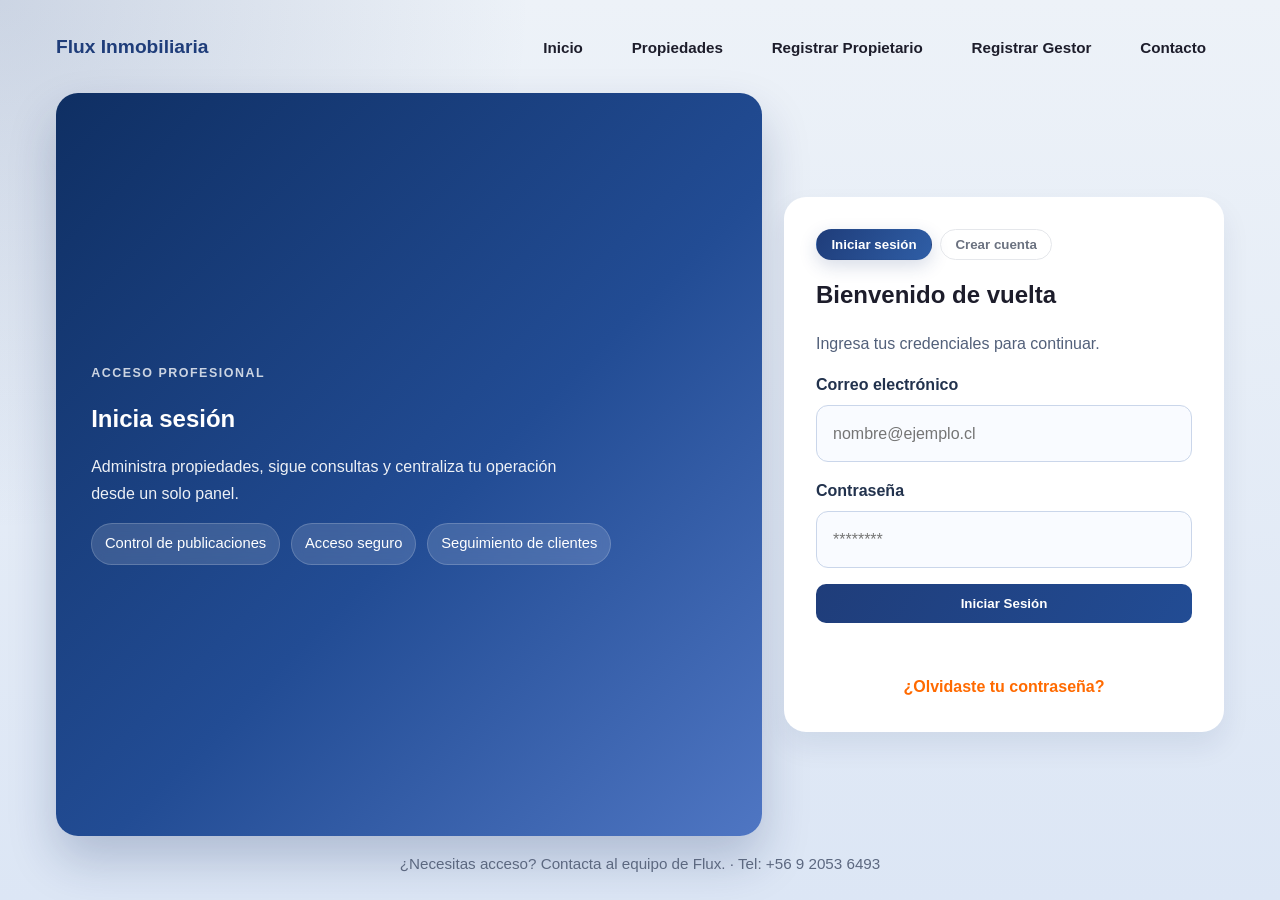
<file: dashboard/dashboard.html>
<!doctype html>
<html lang="es">
  <head>
    <meta charset="utf-8" />
    <meta name="viewport" content="width=device-width,initial-scale=1" />
    <title>Dashboard — Flux Inmobiliaria</title>
    <link rel="stylesheet" href="../css/base.css" />
    <link rel="stylesheet" href="../css/components.css" />
    <link rel="stylesheet" href="../css/dashboard.css" />
  </head>
  <body class="dashboard-page">
    <div class="dashboard-shell">
      <aside class="dashboard-sidebar" id="sidebar" aria-label="Menú lateral">
        <div class="sidebar-brand">
          <a href="../index.html" class="brand"><span class="brand-logo">Flux</span> Inmobiliaria</a>
        </div>
        <nav class="sidebar-nav" role="navigation" aria-label="Dashboard">
          <a href="#usuarios" class="active">Usuarios</a>
          <a href="#propiedades">Propiedades</a>
          <a href="#publicaciones">Publicaciones</a>
          <a href="#estadisticas">Estadísticas</a>
          <a href="#configuracion">Configuración</a>
        </nav>
      </aside>

      <div class="dashboard-main">
        <header class="dashboard-topbar">
          <button id="sidebarToggle" class="btn">☰</button>
          <div class="top-actions">
            <span>👤 <span id="userName">Usuario</span></span>
            <span style="font-size: 0.85rem; color: var(--muted);">(<span id="userRole">Admin</span>)</span>
            <button id="logoutBtn" class="btn btn-secondary" style="margin-left: 1rem;">Cerrar sesión</button>
          </div>
        </header>

        <main class="dashboard-content container">
          <section id="usuarios" aria-label="Usuarios">
            <h2>Usuarios</h2>
            <p class="muted">Gestiona usuarios registrados</p>

            <div class="card">
              <div class="card-body">
                <div class="flex" style="justify-content:space-between;align-items:center">
                  <h3>Lista de usuarios</h3>
                  <div style="display:flex;gap:.6rem;align-items:center">
                    <input id="userSearch" placeholder="Buscar usuarios..." aria-label="Buscar usuarios" style="padding:.45rem .6rem;border-radius:8px;border:1px solid rgba(15,23,42,0.06)" />
                    <button id="newUserBtn" class="btn btn-primary">Nuevo usuario</button>
                  </div>
                </div>
                <div style="margin-top:1rem;overflow:auto">
                  <table class="table-users" style="width:100%;border-collapse:collapse">
                    <thead>
                      <tr>
                        <th>RUT</th><th>Nombre</th><th>Email</th><th>Teléfono</th><th>Acciones</th>
                      </tr>
                    </thead>
                    <tbody id="usersTableBody">
                      <!-- filas generadas por JS -->
                    </tbody>
                  </table>
                </div>
              </div>
            </div>
          </section>

          <div id="userModal" class="modal" role="dialog" aria-modal="true" aria-hidden="true" aria-labelledby="userModalTitle">
            <div class="modal-dialog">
              <header class="modal-header">
                <h3 id="userModalTitle">Nuevo usuario</h3>
                <button class="btn" id="closeModal">✕</button>
              </header>
              <div class="modal-body">
                <form id="userForm">
                  <div class="form-grid">
                    <div class="form-group"><label for="u_rut">RUT</label><input id="u_rut" name="u_rut" required /></div>
                    <div class="form-group"><label for="u_name">Nombre</label><input id="u_name" name="u_name" required /></div>
                    <div class="form-group"><label for="u_email">Email</label><input id="u_email" name="u_email" type="email" required /></div>
                    <div class="form-group"><label for="u_phone">Teléfono</label><input id="u_phone" name="u_phone" required /></div>
                  </div>
                  <div style="margin-top:1rem;display:flex;gap:.6rem;justify-content:flex-end">
                    <button type="button" class="btn" id="cancelUser">Cancelar</button>
                    <button type="submit" class="btn btn-primary">Guardar</button>
                  </div>
                </form>
              </div>
            </div>
          </div>

          <section id="propiedades" aria-label="Propiedades" style="margin-top:1.6rem">
            <h2>Propiedades</h2>
            <div style="display:flex;justify-content:space-between;align-items:center">
              <p class="muted">Gestiona las propiedades publicadas</p>
              <div>
                <button id="newPropertyBtn" class="btn btn-primary">Nueva propiedad</button>
              </div>
            </div>

            <div class="cards-grid" id="dashboardProperties">
              <!-- tarjetas JS -->
            </div>
          </section>

          <div id="propertyModal" class="modal" role="dialog" aria-modal="true" aria-hidden="true" aria-labelledby="propertyModalTitle">
            <div class="modal-dialog">
              <header class="modal-header">
                <h3 id="propertyModalTitle">Nueva propiedad</h3>
                <button class="btn" id="closePropertyModal">✕</button>
              </header>
              <div class="modal-body">
                <form id="propertyForm">
                  <div class="form-grid">
                    <div class="form-group"><label for="p_title">Título</label><input id="p_title" name="p_title" required /></div>
                    <div class="form-group"><label for="p_tipo">Tipo</label><select id="p_tipo" name="p_tipo"><option value="Casa">Casa</option><option value="Departamento">Departamento</option><option value="Terreno">Terreno</option></select></div>
                    <div class="form-group"><label for="p_price">Precio (UF)</label><input id="p_price" name="p_price" required /></div>
                    <div class="form-group"><label for="p_uf">Precio (CLP)</label><input id="p_uf" name="p_uf" /></div>
                    <div class="form-group"><label for="p_bed">Dormitorios</label><input id="p_bed" name="p_bed" type="number" min="0" /></div>
                    <div class="form-group"><label for="p_bath">Baños</label><input id="p_bath" name="p_bath" type="number" min="0" /></div>
                    <div class="form-group"><label for="p_area">Área (m²)</label><input id="p_area" name="p_area" /></div>
                    <div class="form-group"><label for="p_location">Ubicación</label><input id="p_location" name="p_location" placeholder="Comuna, Ciudad" /></div>
                    <div class="form-group"><label for="p_features">Características</label>
                      <div style="display:flex;flex-wrap:wrap;gap:.4rem">
                        <label><input type="checkbox" name="p_features" value="Piscina" /> Piscina</label>
                        <label><input type="checkbox" name="p_features" value="Patio" /> Patio</label>
                        <label><input type="checkbox" name="p_features" value="Estacionamiento" /> Estacionamiento</label>
                        <label><input type="checkbox" name="p_features" value="Bodega" /> Bodega</label>
                        <label><input type="checkbox" name="p_features" value="Logia" /> Logia</label>
                      </div>
                    </div>
                    <div class="form-group"><label for="p_images">Fotografías (select archivos)</label><input id="p_images" name="p_images" type="file" accept="image/*" multiple /></div>
                    <div class="form-group" style="grid-column:1/-1"><label for="p_desc">Descripción</label><textarea id="p_desc" name="p_desc" rows="4"></textarea></div>
                  </div>
                  <div style="margin-top:1rem;display:flex;gap:.6rem;justify-content:flex-end">
                    <button type="button" class="btn" id="cancelProperty">Cancelar</button>
                    <button type="submit" class="btn btn-primary">Guardar propiedad</button>
                  </div>
                </form>
              </div>
            </div>
          </div>
        </main>
      </div>
    </div>

    <script src="../js/dashboard.js" defer></script>
    <script src="../js/dashboard-auth.js" defer></script>
  </body>
</html>
</body>
</html>
</file>
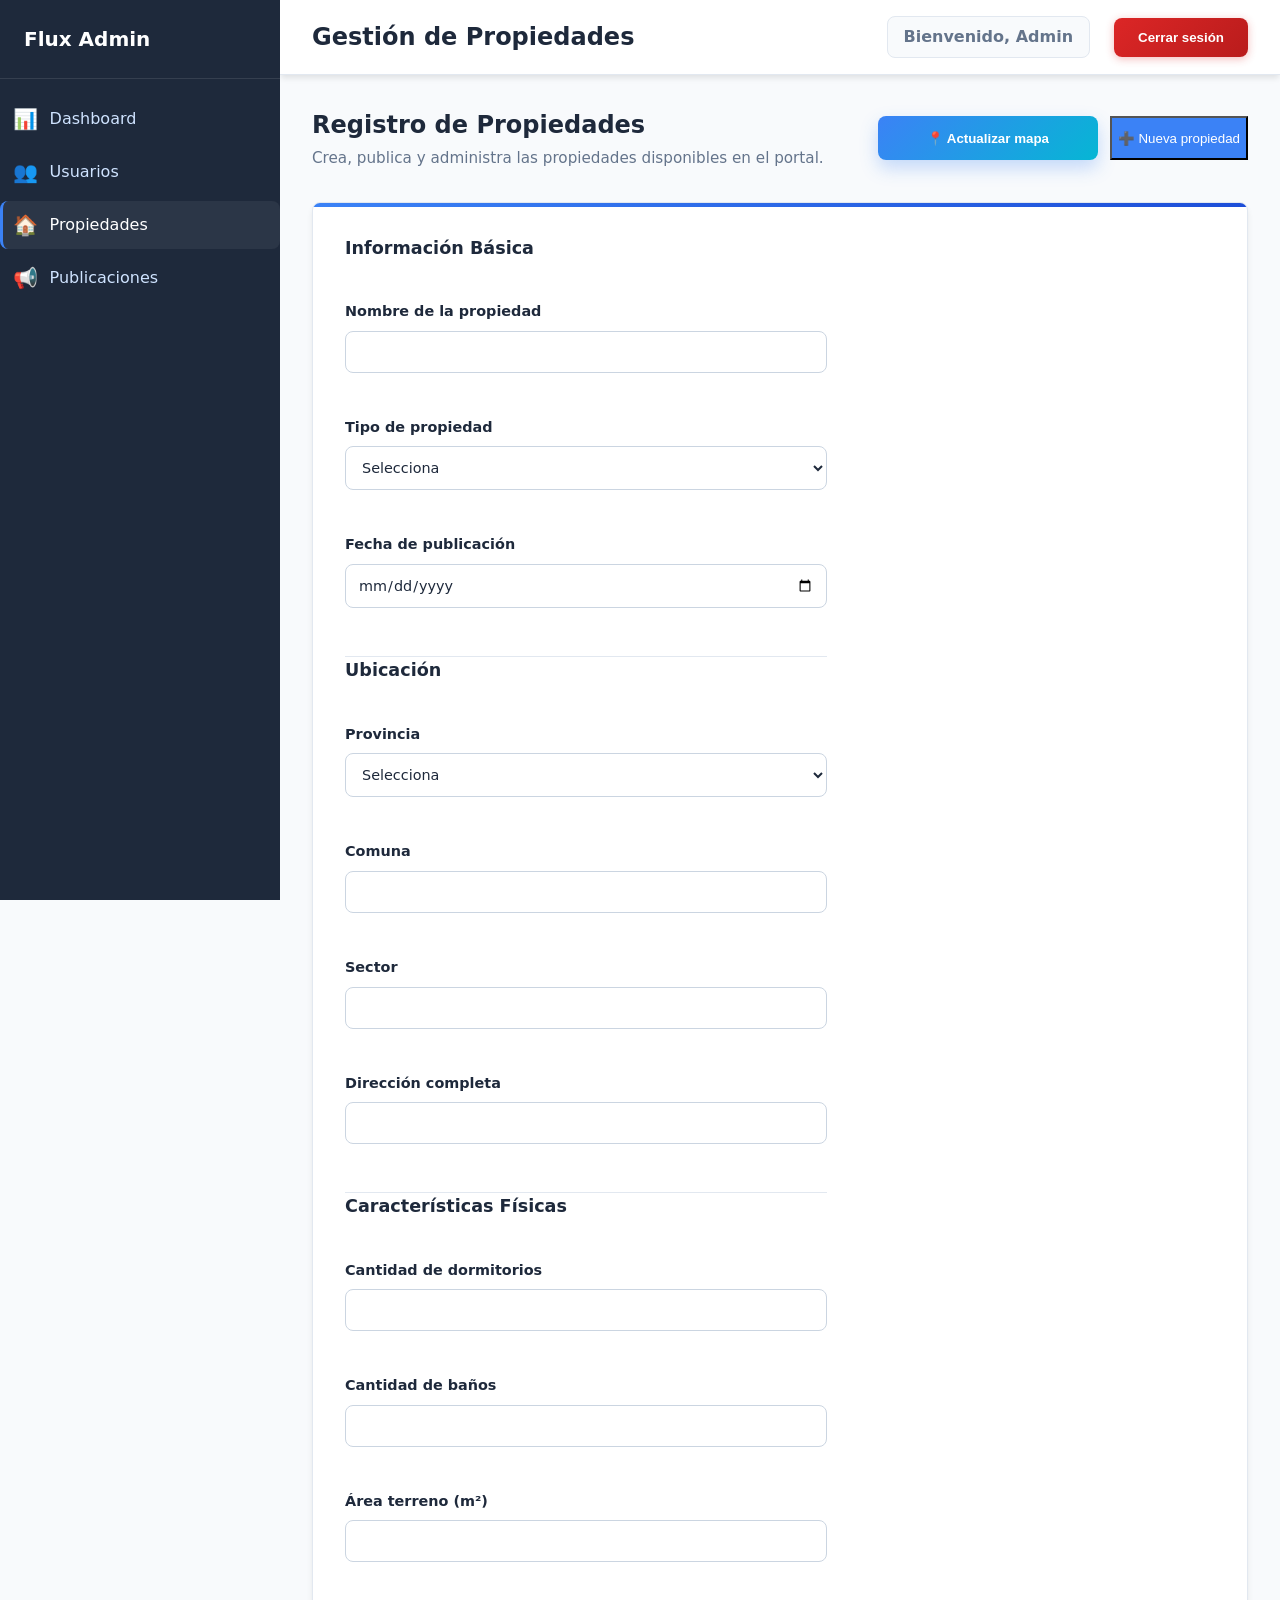
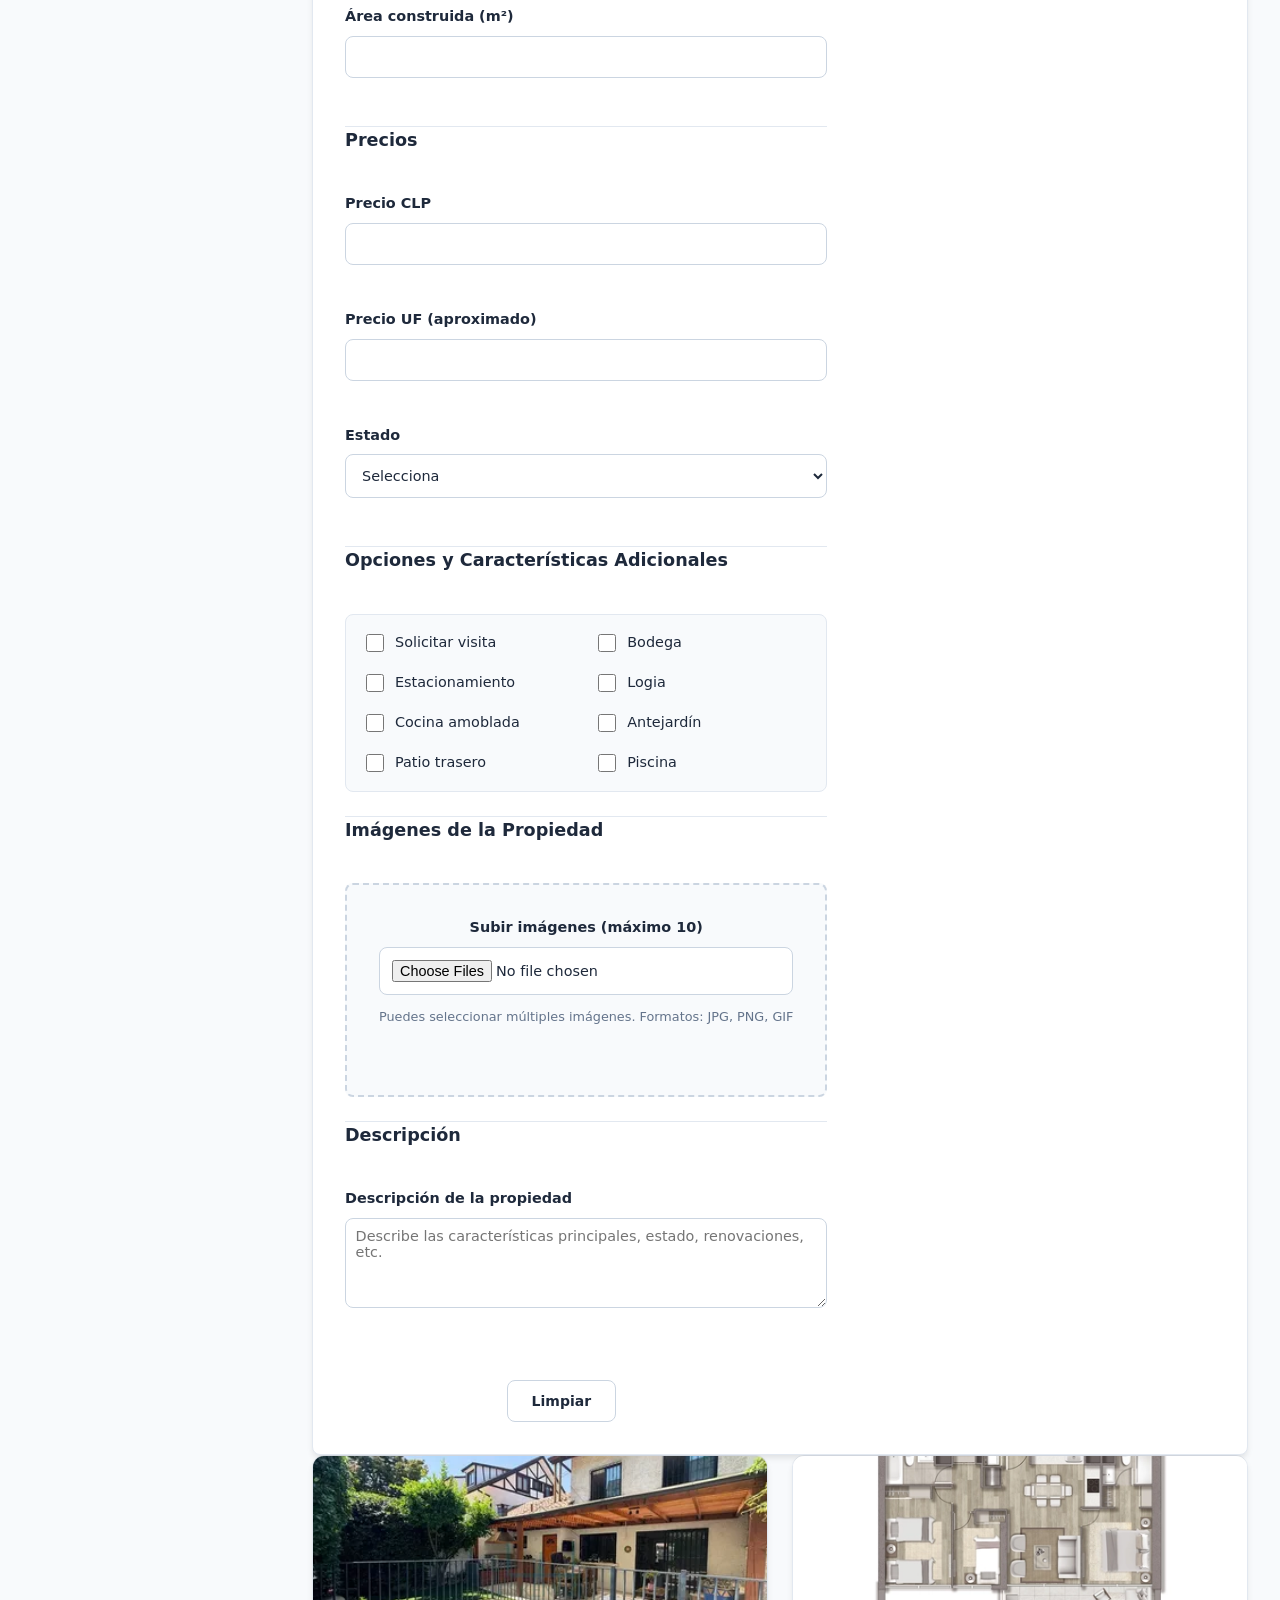
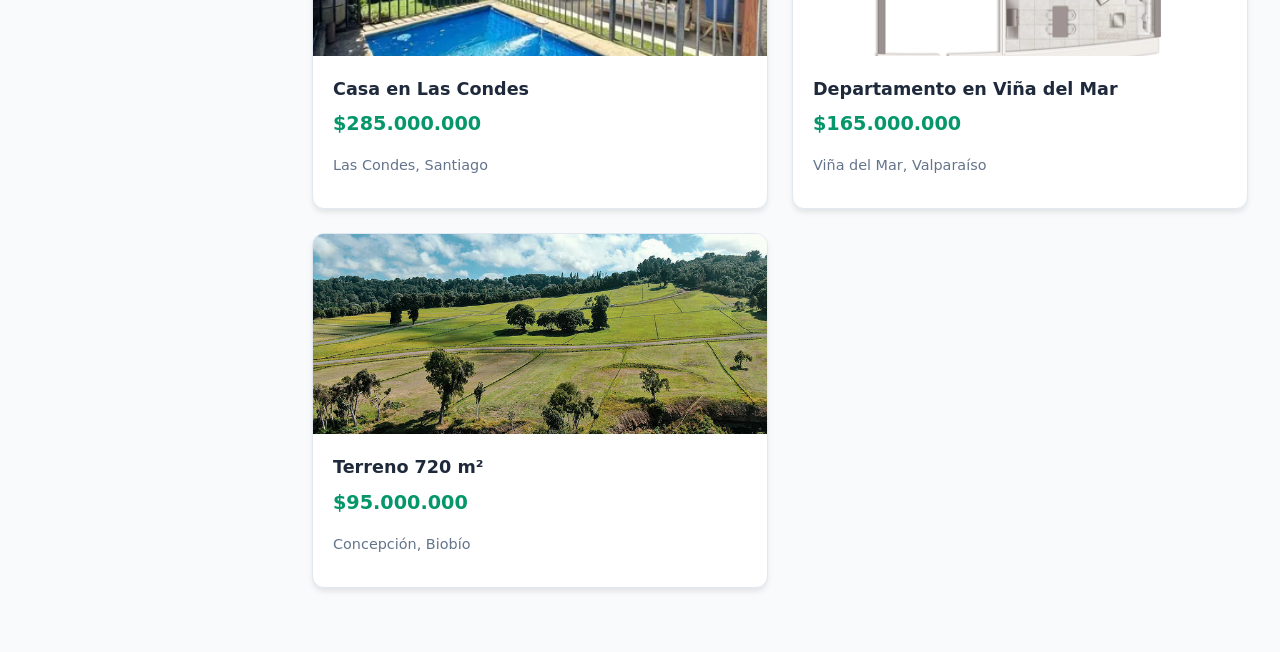
<file: dashboard/propiedades.html>
<!doctype html>
<html lang="es">
  <head>
    <meta charset="utf-8" />
    <meta name="viewport" content="width=device-width,initial-scale=1" />
    <title>Flux Inmobiliaria | Gestión de Propiedades</title>
    <link rel="stylesheet" href="../css/dashboard.css" />
    <link rel="stylesheet" href="../css/propiedades.css" />
  </head>
  <body>
    <div class="dashboard-container">
      <aside class="sidebar" aria-label="Navegación principal">
        <div class="sidebar-header"><h2>Flux Admin</h2></div>
        <nav class="sidebar-nav" aria-label="Secciones del dashboard">
          <a href="dashboard.html" class="nav-item"><span class="nav-icon">📊</span>Dashboard</a>
          <a href="usuarios.html" class="nav-item"><span class="nav-icon">👥</span>Usuarios</a>
          <a href="propiedades.html" class="nav-item active" aria-current="page"><span class="nav-icon">🏠</span>Propiedades</a>
          <a href="publicaciones.html" class="nav-item"><span class="nav-icon">📢</span>Publicaciones</a>
        </nav>
      </aside>

      <div class="main-content">
        <header class="topbar">
          <div class="topbar-left"><h1>Gestión de Propiedades</h1></div>
          <div class="topbar-right"><span class="user-info">Bienvenido, Admin</span><button class="logout-btn" type="button">Cerrar sesión</button></div>
        </header>

        <main class="dashboard-main">
          <section class="page-header" aria-labelledby="propiedades-title">
            <div class="page-title-wrap">
              <h2 id="propiedades-title">Registro de Propiedades</h2>
              <p class="page-subtitle">Crea, publica y administra las propiedades disponibles en el portal.</p>
            </div>
            <div class="admin-controls">
              <button class="btn-highlight" type="button">📍 Actualizar mapa</button>
              <button class="btn-primary" type="button">➕ Nueva propiedad</button>
            </div>
          </section>

          <section class="card" aria-label="Formulario de propiedad">
            <div class="card-body">
              <form id="propertyForm" novalidate>
                <!-- SECCIÓN 1: INFORMACIÓN BÁSICA -->
                <fieldset class="form-section">
                  <legend>Información Básica</legend>
                  <div class="form-grid">
                    <div class="form-group"><label for="propName">Nombre de la propiedad</label><input id="propName" name="propName" required /></div>
                    <div class="form-group"><label for="propType">Tipo de propiedad</label><select id="propType" name="propType" required><option value="">Selecciona</option><option value="casa">Casa</option><option value="departamento">Departamento</option><option value="terreno">Terreno</option><option value="oficina">Oficina</option><option value="local">Local comercial</option></select></div>
                    <div class="form-group"><label for="propPublishDate">Fecha de publicación</label><input id="propPublishDate" name="propPublishDate" type="date" required /></div>
                  </div>
                </fieldset>

                <!-- SECCIÓN 2: UBICACIÓN -->
                <fieldset class="form-section">
                  <legend>Ubicación</legend>
                  <div class="form-grid">
                    <div class="form-group"><label for="propProvince">Provincia</label><select id="propProvince" name="propProvince" required><option value="">Selecciona</option><option value="santiago">Santiago</option><option value="valparaiso">Valparaíso</option><option value="biobio">Biobío</option><option value="araucania">Araucanía</option><option value="loslagos">Los Lagos</option></select></div>
                    <div class="form-group"><label for="propComuna">Comuna</label><input id="propComuna" name="propComuna" required /></div>
                    <div class="form-group"><label for="propSector">Sector</label><input id="propSector" name="propSector" /></div>
                    <div class="form-group" style="grid-column:1/-1"><label for="propAddress">Dirección completa</label><input id="propAddress" name="propAddress" required /></div>
                  </div>
                </fieldset>

                <!-- SECCIÓN 3: CARACTERÍSTICAS FÍSICAS -->
                <fieldset class="form-section">
                  <legend>Características Físicas</legend>
                  <div class="form-grid">
                    <div class="form-group"><label for="propBedrooms">Cantidad de dormitorios</label><input id="propBedrooms" name="propBedrooms" type="number" min="0" max="10" /></div>
                    <div class="form-group"><label for="propBathrooms">Cantidad de baños</label><input id="propBathrooms" name="propBathrooms" type="number" min="0" max="10" step="0.5" /></div>
                    <div class="form-group"><label for="propLandArea">Área terreno (m²)</label><input id="propLandArea" name="propLandArea" type="number" min="0" step="0.01" /></div>
                    <div class="form-group"><label for="propBuiltArea">Área construida (m²)</label><input id="propBuiltArea" name="propBuiltArea" type="number" min="0" step="0.01" /></div>
                  </div>
                </fieldset>

                <!-- SECCIÓN 4: PRECIOS -->
                <fieldset class="form-section">
                  <legend>Precios</legend>
                  <div class="form-grid">
                    <div class="form-group"><label for="propPriceClp">Precio CLP</label><input id="propPriceClp" name="propPriceClp" type="number" min="0" required /></div>
                    <div class="form-group"><label for="propPriceUf">Precio UF (aproximado)</label><input id="propPriceUf" name="propPriceUf" type="number" min="0" step="0.01" /></div>
                    <div class="form-group"><label for="propStatus">Estado</label><select id="propStatus" name="propStatus" required><option value="">Selecciona</option><option value="disponible">Disponible</option><option value="arrendada">Arrendada</option><option value="vendida">Vendida</option></select></div>
                  </div>
                </fieldset>

                <!-- SECCIÓN 5: OPCIONES Y CARACTERÍSTICAS -->
                <fieldset class="form-section">
                  <legend>Opciones y Características Adicionales</legend>
                  <div class="features-checklist">
                    <label class="checkbox-item">
                      <input type="checkbox" name="feature" value="solicitar-visita" />
                      <span>Solicitar visita</span>
                    </label>
                    <label class="checkbox-item">
                      <input type="checkbox" name="feature" value="bodega" />
                      <span>Bodega</span>
                    </label>
                    <label class="checkbox-item">
                      <input type="checkbox" name="feature" value="estacionamiento" />
                      <span>Estacionamiento</span>
                    </label>
                    <label class="checkbox-item">
                      <input type="checkbox" name="feature" value="logia" />
                      <span>Logia</span>
                    </label>
                    <label class="checkbox-item">
                      <input type="checkbox" name="feature" value="cocina-amoblada" />
                      <span>Cocina amoblada</span>
                    </label>
                    <label class="checkbox-item">
                      <input type="checkbox" name="feature" value="antejardi" />
                      <span>Antejardín</span>
                    </label>
                    <label class="checkbox-item">
                      <input type="checkbox" name="feature" value="patio-trasero" />
                      <span>Patio trasero</span>
                    </label>
                    <label class="checkbox-item">
                      <input type="checkbox" name="feature" value="piscina" />
                      <span>Piscina</span>
                    </label>
                  </div>
                </fieldset>

                <!-- SECCIÓN 6: IMÁGENES -->
                <fieldset class="form-section">
                  <legend>Imágenes de la Propiedad</legend>
                  <div class="image-upload-section">
                    <div class="form-group" style="grid-column:1/-1">
                      <label for="propImages">Subir imágenes (máximo 10)</label>
                      <input id="propImages" name="propImages" type="file" accept="image/*" multiple aria-describedby="imageHelp" />
                      <p id="imageHelp" class="form-hint">Puedes seleccionar múltiples imágenes. Formatos: JPG, PNG, GIF</p>
                    </div>
                  </div>
                  <div class="image-preview-grid" id="imagePreviewGrid">
                    <!-- Preview de imágenes se agrega aquí dinámicamente -->
                  </div>
                </fieldset>

                <!-- SECCIÓN 7: DESCRIPCIÓN -->
                <fieldset class="form-section">
                  <legend>Descripción</legend>
                  <div class="form-grid">
                    <div class="form-group" style="grid-column:1/-1">
                      <label for="propDescription">Descripción de la propiedad</label>
                      <textarea id="propDescription" name="propDescription" rows="4" placeholder="Describe las características principales, estado, renovaciones, etc." required></textarea>
                    </div>
                  </div>
                </fieldset>

                <div class="form-actions" style="margin-top:1.5rem;display:flex;justify-content:flex-end;gap:.75rem;flex-wrap:wrap">
                  <button type="reset" class="btn">Limpiar</button>
                  <button type="submit" class="btn btn-primary">Guardar propiedad</button>
                </div>
              </form>
            </div>
          </section>

          <section class="properties-grid" aria-label="Propiedades registradas">
            <article class="property-card"><div class="property-image"><img src="../img/propiedades/casalascondes.jpg" alt="Casa en Las Condes" /><span class="property-badge">Disponible</span></div><div class="property-content"><h3>Casa en Las Condes</h3><p class="property-price">$285.000.000</p><p class="property-location">Las Condes, Santiago</p></div></article>
            <article class="property-card"><div class="property-image"><img src="../img/propiedades/departamentoviñadelmar.jpg" alt="Departamento en Viña del Mar" /><span class="property-badge">Arrendada</span></div><div class="property-content"><h3>Departamento en Viña del Mar</h3><p class="property-price">$165.000.000</p><p class="property-location">Viña del Mar, Valparaíso</p></div></article>
            <article class="property-card"><div class="property-image"><img src="../img/propiedades/terreno.jpg" alt="Terreno en Concepción" /><span class="property-badge">Disponible</span></div><div class="property-content"><h3>Terreno 720 m²</h3><p class="property-price">$95.000.000</p><p class="property-location">Concepción, Biobío</p></div></article>
          </section>
        </main>
      </div>
    </div>

    <script src="../js/dashboard-properties-form.js" defer></script>
  </body>
</html>
</file>
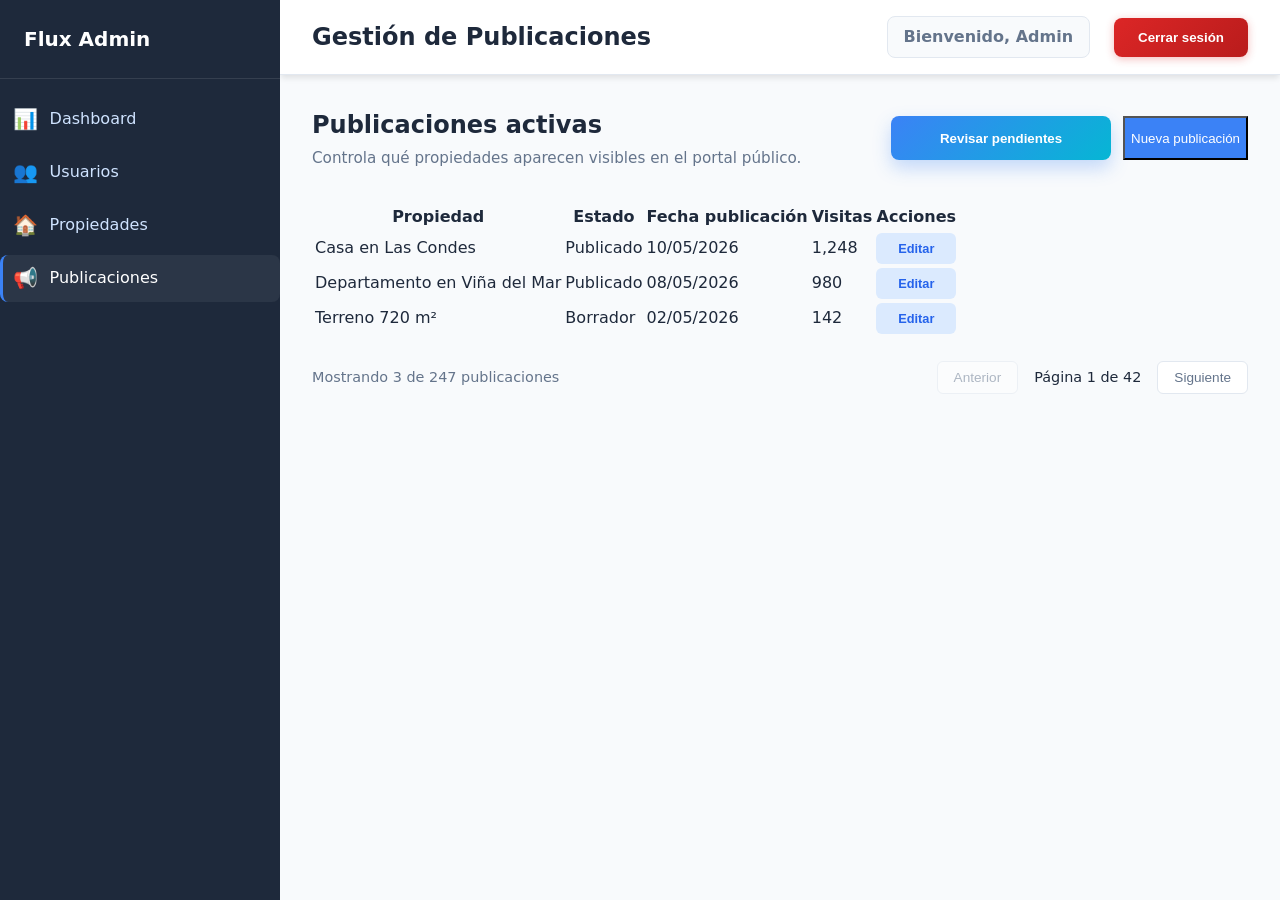
<file: dashboard/publicaciones.html>
<!doctype html>
<html lang="es">
  <head>
    <meta charset="utf-8" />
    <meta name="viewport" content="width=device-width,initial-scale=1" />
    <title>Flux Inmobiliaria | Gestión de Publicaciones</title>
    <link rel="stylesheet" href="../css/dashboard.css" />
    <link rel="stylesheet" href="../css/publicaciones.css" />
  </head>
  <body>
    <div class="dashboard-container">
      <aside class="sidebar" aria-label="Navegación principal">
        <div class="sidebar-header"><h2>Flux Admin</h2></div>
        <nav class="sidebar-nav" aria-label="Secciones del dashboard">
          <a href="dashboard.html" class="nav-item"><span class="nav-icon">📊</span>Dashboard</a>
          <a href="usuarios.html" class="nav-item"><span class="nav-icon">👥</span>Usuarios</a>
          <a href="propiedades.html" class="nav-item"><span class="nav-icon">🏠</span>Propiedades</a>
          <a href="publicaciones.html" class="nav-item active" aria-current="page"><span class="nav-icon">📢</span>Publicaciones</a>
        </nav>
      </aside>

      <div class="main-content">
        <header class="topbar">
          <div class="topbar-left"><h1>Gestión de Publicaciones</h1></div>
          <div class="topbar-right"><span class="user-info">Bienvenido, Admin</span><button class="logout-btn" type="button">Cerrar sesión</button></div>
        </header>

        <main class="dashboard-main">
          <section class="page-header" aria-labelledby="publicaciones-title">
            <div class="page-title-wrap">
              <h2 id="publicaciones-title">Publicaciones activas</h2>
              <p class="page-subtitle">Controla qué propiedades aparecen visibles en el portal público.</p>
            </div>
            <div class="admin-controls">
              <button class="btn-highlight" type="button">Revisar pendientes</button>
              <button class="btn-primary" type="button">Nueva publicación</button>
            </div>
          </section>

          <section class="table-container" aria-label="Listado de publicaciones">
            <table class="users-table">
              <thead>
                <tr>
                  <th>Propiedad</th><th>Estado</th><th>Fecha publicación</th><th>Visitas</th><th>Acciones</th>
                </tr>
              </thead>
              <tbody>
                <tr>
                  <td>Casa en Las Condes</td>
                  <td><span class="status active">Publicado</span></td>
                  <td>10/05/2026</td>
                  <td>1,248</td>
                  <td><button class="btn-edit" type="button">Editar</button></td>
                </tr>
                <tr>
                  <td>Departamento en Viña del Mar</td>
                  <td><span class="status active">Publicado</span></td>
                  <td>08/05/2026</td>
                  <td>980</td>
                  <td><button class="btn-edit" type="button">Editar</button></td>
                </tr>
                <tr>
                  <td>Terreno 720 m²</td>
                  <td><span class="status inactive">Borrador</span></td>
                  <td>02/05/2026</td>
                  <td>142</td>
                  <td><button class="btn-edit" type="button">Editar</button></td>
                </tr>
              </tbody>
            </table>
          </section>

          <div class="table-footer">
            <p>Mostrando 3 de 247 publicaciones</p>
            <div class="pagination">
              <button class="pagination-btn" type="button" disabled>Anterior</button>
              <span class="pagination-info">Página 1 de 42</span>
              <button class="pagination-btn" type="button">Siguiente</button>
            </div>
          </div>
        </main>
      </div>
    </div>
  </body>
</html>
</file>
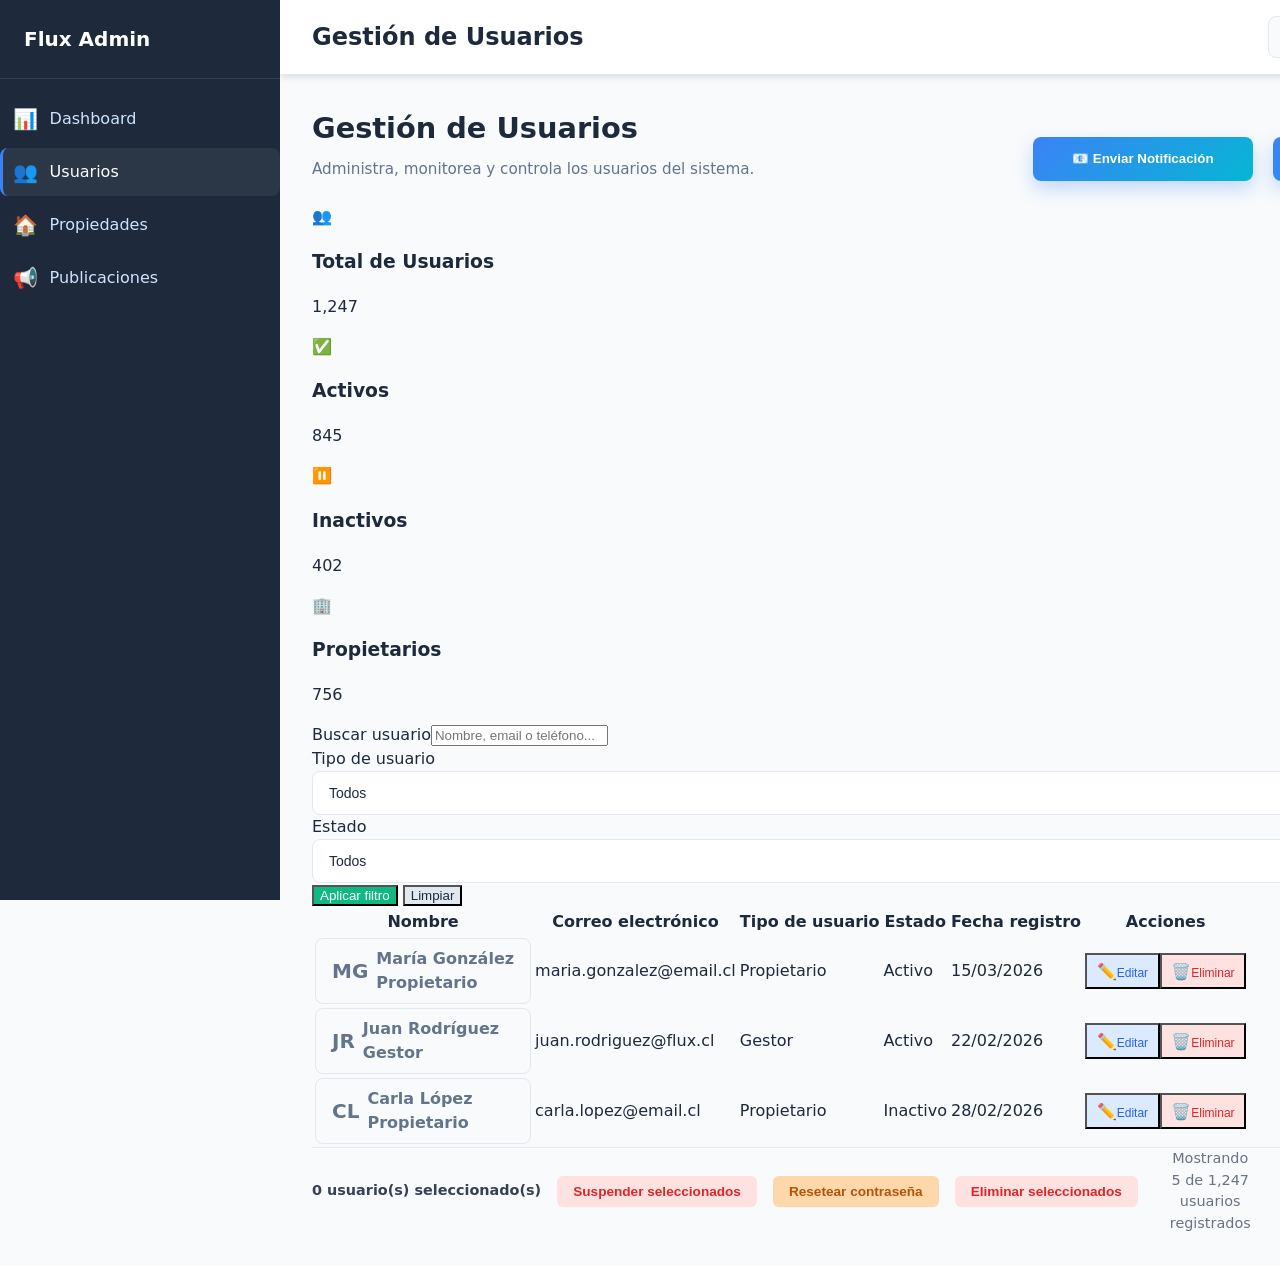
<file: dashboard/usuarios.html>
<!doctype html>
<html lang="es">
  <head>
    <meta charset="utf-8" />
    <meta name="viewport" content="width=device-width,initial-scale=1" />
    <title>Flux Inmobiliaria | Gestión de Usuarios</title>
    <link rel="stylesheet" href="../css/dashboard.css" />
    <link rel="stylesheet" href="../css/usuarios.css" />
  </head>
  <body>
    <div class="dashboard-container">
      <aside class="sidebar" aria-label="Navegación principal">
        <div class="sidebar-header"><h2>Flux Admin</h2></div>
        <nav class="sidebar-nav" aria-label="Secciones del dashboard">
          <a href="dashboard.html" class="nav-item"><span class="nav-icon">📊</span>Dashboard</a>
          <a href="usuarios.html" class="nav-item active" aria-current="page"><span class="nav-icon">👥</span>Usuarios</a>
          <a href="propiedades.html" class="nav-item"><span class="nav-icon">🏠</span>Propiedades</a>
          <a href="publicaciones.html" class="nav-item"><span class="nav-icon">📢</span>Publicaciones</a>
        </nav>
      </aside>

      <div class="main-content">
        <header class="topbar">
          <div class="topbar-left"><h1>Gestión de Usuarios</h1></div>
          <div class="topbar-right"><span class="user-info">Bienvenido, Admin</span><button class="logout-btn" type="button">Cerrar sesión</button></div>
        </header>

        <main class="dashboard-main">
          <section class="page-header" aria-labelledby="usuarios-title">
            <div class="page-title-wrap">
              <h2 id="usuarios-title">Gestión de Usuarios</h2>
              <p class="page-subtitle">Administra, monitorea y controla los usuarios del sistema.</p>
            </div>
            <div class="admin-controls">
              <button class="btn-highlight" type="button">📧 Enviar Notificación</button>
              <button class="btn-highlight" type="button">📊 Generar Reporte</button>
              <button class="btn-primary add-user-btn" type="button"><span class="btn-icon">➕</span>Nuevo Usuario</button>
            </div>
          </section>

          <section class="users-stats" aria-label="Resumen de usuarios">
            <div class="stat-card"><div class="stat-icon">👥</div><div class="stat-content"><h3>Total de Usuarios</h3><p class="stat-value">1,247</p></div></div>
            <div class="stat-card"><div class="stat-icon">✅</div><div class="stat-content"><h3>Activos</h3><p class="stat-value">845</p></div></div>
            <div class="stat-card"><div class="stat-icon">⏸️</div><div class="stat-content"><h3>Inactivos</h3><p class="stat-value">402</p></div></div>
            <div class="stat-card"><div class="stat-icon">🏢</div><div class="stat-content"><h3>Propietarios</h3><p class="stat-value">756</p></div></div>
          </section>

          <section class="users-filters" aria-label="Filtros de usuarios">
            <div class="filter-group"><label for="searchUser">Buscar usuario</label><input type="text" id="searchUser" placeholder="Nombre, email o teléfono..." class="search-input" /></div>
            <div class="filter-group"><label for="typeFilterUser">Tipo de usuario</label><select id="typeFilterUser" class="form-select"><option value="all">Todos</option><option value="administrador">Administrador</option><option value="propietario">Propietario</option><option value="gestor">Gestor Inmobiliario Free</option></select></div>
            <div class="filter-group"><label for="statusFilterUser">Estado</label><select id="statusFilterUser" class="form-select"><option value="all">Todos</option><option value="active">Activo</option><option value="inactive">Inactivo</option><option value="suspended">Suspendido</option></select></div>
            <button class="btn-success" type="button">Aplicar filtro</button>
            <button class="btn-secondary" type="button">Limpiar</button>
          </section>

          <section class="table-container" aria-label="Listado de usuarios">
            <table class="users-table">
              <thead>
                <tr>
                  <th>Nombre</th><th>Correo electrónico</th><th>Tipo de usuario</th><th>Estado</th><th>Fecha registro</th><th>Acciones</th>
                </tr>
              </thead>
              <tbody>
                <tr>
                  <td><div class="user-info"><div class="user-avatar">MG</div><div><div class="user-name">María González</div><div class="user-role">Propietario</div></div></div></td>
                  <td>maria.gonzalez@email.cl</td>
                  <td><span class="user-type propietario">Propietario</span></td>
                  <td><span class="status active">Activo</span></td>
                  <td>15/03/2026</td>
                  <td><div class="action-buttons"><button class="btn-edit" type="button" title="Editar usuario"><span class="btn-icon">✏️</span>Editar</button><button class="btn-delete" type="button" title="Eliminar usuario"><span class="btn-icon">🗑️</span>Eliminar</button></div></td>
                </tr>
                <tr>
                  <td><div class="user-info"><div class="user-avatar">JR</div><div><div class="user-name">Juan Rodríguez</div><div class="user-role">Gestor</div></div></div></td>
                  <td>juan.rodriguez@flux.cl</td>
                  <td><span class="user-type gestor">Gestor</span></td>
                  <td><span class="status active">Activo</span></td>
                  <td>22/02/2026</td>
                  <td><div class="action-buttons"><button class="btn-edit" type="button" title="Editar usuario"><span class="btn-icon">✏️</span>Editar</button><button class="btn-delete" type="button" title="Eliminar usuario"><span class="btn-icon">🗑️</span>Eliminar</button></div></td>
                </tr>
                <tr>
                  <td><div class="user-info"><div class="user-avatar">CL</div><div><div class="user-name">Carla López</div><div class="user-role">Propietario</div></div></div></td>
                  <td>carla.lopez@email.cl</td>
                  <td><span class="user-type propietario">Propietario</span></td>
                  <td><span class="status inactive">Inactivo</span></td>
                  <td>28/02/2026</td>
                  <td><div class="action-buttons"><button class="btn-edit" type="button" title="Editar usuario"><span class="btn-icon">✏️</span>Editar</button><button class="btn-delete" type="button" title="Eliminar usuario"><span class="btn-icon">🗑️</span>Eliminar</button></div></td>
                </tr>
              </tbody>
            </table>
          </section>

          <div class="table-footer">
            <div class="bulk-actions-bar" aria-label="Acciones masivas">
              <span class="selected-count">0 usuario(s) seleccionado(s)</span>
              <button class="btn-danger-sm" type="button">Suspender seleccionados</button>
              <button class="btn-warning-sm" type="button">Resetear contraseña</button>
              <button class="btn-danger-sm" type="button">Eliminar seleccionados</button>
            </div>
            <div class="footer-info">
              <p>Mostrando 5 de 1,247 usuarios registrados</p>
            </div>
            <div class="pagination">
              <button class="pagination-btn" type="button" disabled>Anterior</button>
              <span class="pagination-info">Página 1 de 250</span>
              <button class="pagination-btn" type="button">Siguiente</button>
            </div>
          </div>
        </main>
      </div>
    </div>
  </body>
</html>
</file>
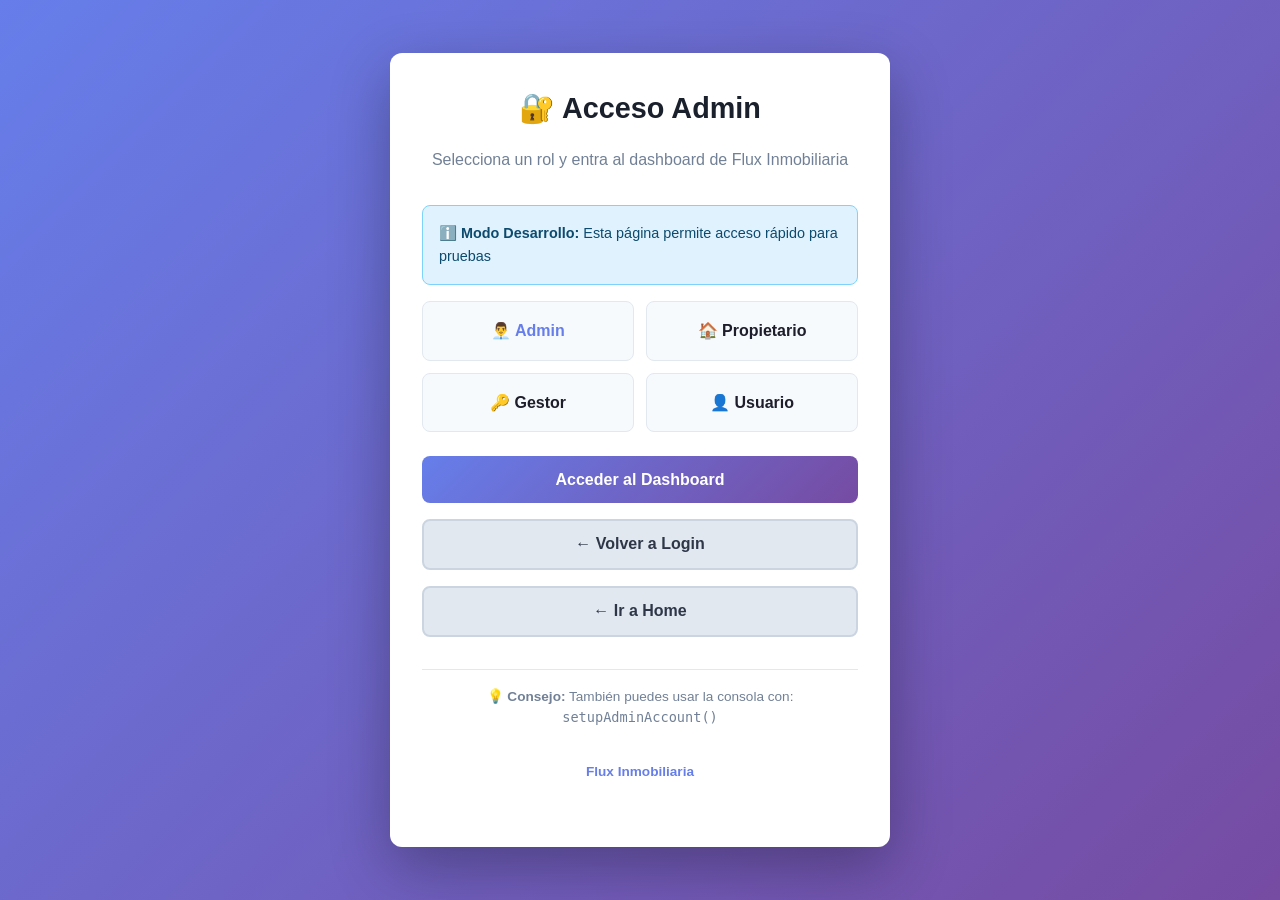
<file: login/admin-access.html>
<!doctype html>
<html lang="es">
  <head>
    <meta charset="utf-8" />
    <meta name="viewport" content="width=device-width,initial-scale=1" />
    <title>Acceso Admin — Flux Inmobiliaria</title>
    <link rel="stylesheet" href="../css/base.css" />
    <link rel="stylesheet" href="../css/components.css" />
    <style>
      .dev-container {
        min-height: 100vh;
        display: flex;
        align-items: center;
        justify-content: center;
        background: linear-gradient(135deg, #667eea 0%, #764ba2 100%);
        padding: 2rem;
      }

      .dev-card {
        background: white;
        border-radius: 12px;
        box-shadow: 0 20px 60px rgba(0, 0, 0, 0.3);
        padding: 2rem;
        max-width: 500px;
        width: 100%;
      }

      .dev-card h1 {
        margin: 0 0 1rem;
        font-size: 1.8rem;
        color: #1a202c;
        text-align: center;
      }

      .dev-card p {
        color: #718096;
        text-align: center;
        margin: 0 0 2rem;
        line-height: 1.6;
      }

      .dev-buttons {
        display: flex;
        flex-direction: column;
        gap: 1rem;
      }

      .dev-btn {
        padding: 0.9rem 1.5rem;
        border: none;
        border-radius: 8px;
        font-size: 1rem;
        font-weight: 600;
        cursor: pointer;
        transition: all 0.3s ease;
        text-decoration: none;
        text-align: center;
        display: block;
      }

      .dev-btn-primary {
        background: linear-gradient(135deg, #667eea 0%, #764ba2 100%);
        color: white;
      }

      .dev-btn-primary:hover {
        transform: translateY(-2px);
        box-shadow: 0 10px 20px rgba(102, 126, 234, 0.4);
      }

      .dev-btn-secondary {
        background: #e2e8f0;
        color: #2d3748;
        border: 2px solid #cbd5e1;
      }

      .dev-btn-secondary:hover {
        background: #cbd5e1;
      }

      .dev-roles {
        display: grid;
        grid-template-columns: 1fr 1fr;
        gap: 0.75rem;
        margin-bottom: 1.5rem;
      }

      .dev-role {
        padding: 1rem;
        background: #f7fafc;
        border: 1px solid #e2e8f0;
        border-radius: 8px;
        text-align: center;
        cursor: pointer;
        transition: all 0.2s ease;
      }

      .dev-role:hover {
        border-color: #667eea;
        background: #eef2ff;
      }

      .dev-role input {
        display: none;
      }

      .dev-role input:checked + label {
        color: #667eea;
        font-weight: 700;
      }

      .dev-role label {
        cursor: pointer;
        display: block;
        transition: all 0.2s ease;
      }

      .dev-code {
        background: #2d3748;
        color: #68d391;
        padding: 1rem;
        border-radius: 8px;
        font-family: 'Courier New', monospace;
        font-size: 0.9rem;
        margin: 1rem 0;
        word-break: break-all;
        text-align: center;
      }

      .dev-footer {
        margin-top: 2rem;
        padding-top: 1rem;
        border-top: 1px solid #e2e8f0;
        text-align: center;
        font-size: 0.85rem;
        color: #a0aec0;
      }

      .dev-footer a {
        color: #667eea;
        text-decoration: none;
        font-weight: 600;
      }

      .alert {
        padding: 1rem;
        border-radius: 8px;
        margin-bottom: 1rem;
        font-size: 0.9rem;
      }

      .alert-info {
        background: #e0f2fe;
        color: #0c4a6e;
        border: 1px solid #7dd3fc;
      }
    </style>
  </head>
  <body>
    <div class="dev-container">
      <div class="dev-card">
        <h1>🔐 Acceso Admin</h1>
        <p>Selecciona un rol y entra al dashboard de Flux Inmobiliaria</p>

        <div class="alert alert-info">
          <strong>ℹ️ Modo Desarrollo:</strong> Esta página permite acceso rápido para pruebas
        </div>

        <div class="dev-roles">
          <label class="dev-role">
            <input type="radio" name="role" value="admin" checked />
            <label>👨‍💼 Admin</label>
          </label>
          <label class="dev-role">
            <input type="radio" name="role" value="owner" />
            <label>🏠 Propietario</label>
          </label>
          <label class="dev-role">
            <input type="radio" name="role" value="manager" />
            <label>🔑 Gestor</label>
          </label>
          <label class="dev-role">
            <input type="radio" name="role" value="user" />
            <label>👤 Usuario</label>
          </label>
        </div>

        <div class="dev-buttons">
          <button class="dev-btn dev-btn-primary" id="accessBtn">Acceder al Dashboard</button>
          <button class="dev-btn dev-btn-secondary" onclick="window.location.href='../login/login.html'">
            ← Volver a Login
          </button>
          <button class="dev-btn dev-btn-secondary" onclick="window.location.href='../index.html'">
            ← Ir a Home
          </button>
        </div>

        <div class="dev-footer">
          <p>💡 <strong>Consejo:</strong> También puedes usar la consola con: <code>setupAdminAccount()</code></p>
          <p><a href="../index.html">Flux Inmobiliaria</a></p>
        </div>
      </div>
    </div>

    <script>
      document.getElementById('accessBtn').addEventListener('click', function () {
        const role = document.querySelector('input[name="role"]:checked')?.value || 'admin';

        const user = {
          email: `${role}@fluxinmobiliaria.cl`,
          nombre:
            {
              admin: 'Administrador',
              owner: 'Propietario Flux',
              manager: 'Gestor Inmobiliario',
              user: 'Usuario Flux',
            }[role] || 'Usuario',
          role: role,
          loggedAt: Date.now(),
        };

        localStorage.setItem('flux_session', JSON.stringify(user));

        console.log('✅ Sesión iniciada:', user);

        // Ir al dashboard
        setTimeout(() => {
          window.location.href = '../dashboard/dashboard.html';
        }, 300);
      });
    </script>
  </body>
</html>
</file>
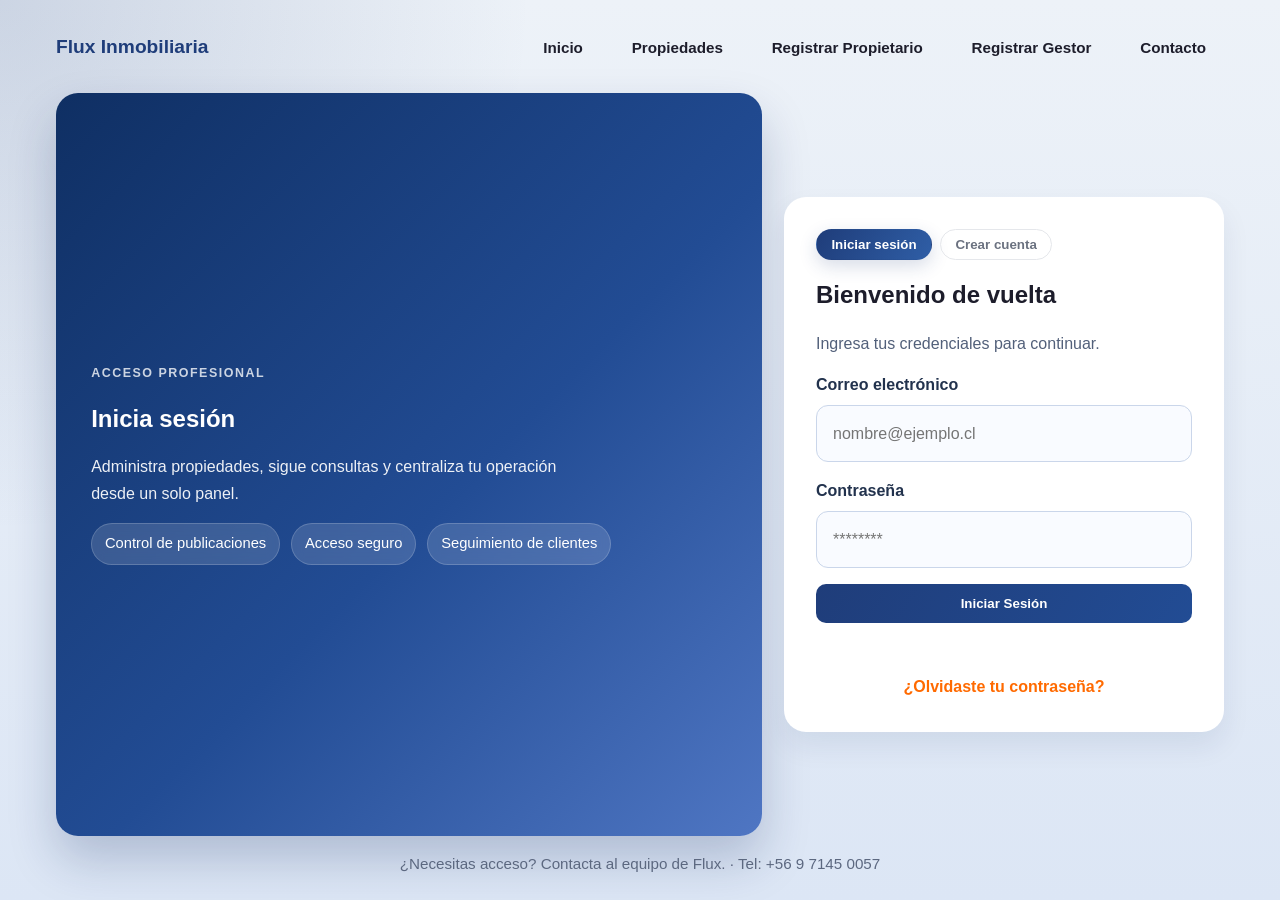
<file: login/login.html>
﻿<!doctype html>
<html lang="es">
  <head>
    <meta charset="utf-8" />
    <meta name="viewport" content="width=device-width,initial-scale=1" />
    <title>Login — Flux Inmobiliaria</title>
    <link rel="stylesheet" href="../css/base.css" />
    <link rel="stylesheet" href="../css/components.css" />
  </head>
  <body class="login-page">
    <header class="login-header">
      <div class="container login-header-inner">
        <a class="brand-login" href="../index.html">Flux Inmobiliaria</a>
        <nav class="site-nav" aria-label="Navegación principal">
          <a href="../index.html" class="nav-link">Inicio</a>
          <a href="../propiedades/listado.html" class="nav-link">Propiedades</a>
          <a href="../RegistroPropietario/propietario.html" class="nav-link">Registrar Propietario</a>
          <a href="../RegistroPropietario/gestor.html" class="nav-link">Registrar Gestor</a>
          <a href="#contacto" class="nav-link">Contacto</a>
        </nav>
      </div>
    </header>

    <main class="container auth-shell" aria-labelledby="login-title">
      <section class="auth-hero" aria-hidden="true">
        <span class="auth-kicker">Acceso profesional</span>
        <h1 id="login-title">Inicia sesión</h1>
        <p>Administra propiedades, sigue consultas y centraliza tu operación desde un solo panel.</p>
        <div class="auth-pills">
          <span>Control de publicaciones</span>
          <span>Acceso seguro</span>
          <span>Seguimiento de clientes</span>
        </div>
      </section>

      <section class="login-box" role="form" aria-label="Formulario de inicio de sesión y registro">
        <div class="auth-tabs">
          <button id="tabLogin" class="tab active" type="button">Iniciar sesión</button>
          <button id="tabSignup" class="tab" type="button">Crear cuenta</button>
        </div>

        <div class="auth-forms">
          <div id="loginPane" class="auth-pane">
            <h2>Bienvenido de vuelta</h2>
            <p>Ingresa tus credenciales para continuar.</p>

            <form id="loginForm" novalidate>
              <div class="form-group">
                <label for="loginEmail">Correo electrónico</label>
                <input id="loginEmail" name="email" type="email" placeholder="nombre@ejemplo.cl" required autocomplete="email" />
              </div>
              <div class="form-group">
                <label for="loginPass">Contraseña</label>
                <input id="loginPass" name="password" type="password" placeholder="********" required autocomplete="current-password" />
              </div>
              <button type="submit" class="btn btn-primary btn-full">Iniciar Sesión</button>
              <p id="loginFormFeedback" class="form-hint" aria-live="polite"></p>
            </form>

            <p class="forgot-text"><a href="./recuperar.html">¿Olvidaste tu contraseña?</a></p>
          </div>

          <div id="signupPane" class="auth-pane hidden">
            <h2>Crear cuenta</h2>
            <p>Regístrate para acceder como usuario y comenzar a explorar propiedades.</p>

            <form id="signupForm" novalidate>
              <div class="form-group">
                <label for="signupName">Nombre completo</label>
                <input id="signupName" name="nombre" type="text" placeholder="Nombre y Apellido" required autocomplete="name" />
              </div>
              <div class="form-group">
                <label for="signupEmail">Correo electrónico</label>
                <input id="signupEmail" name="email" type="email" placeholder="nombre@ejemplo.cl" required autocomplete="email" />
              </div>
              <div class="form-group">
                <label for="signupPass">Contraseña</label>
                <input id="signupPass" name="password" type="password" placeholder="Mínimo 8 caracteres" required minlength="8" autocomplete="new-password" />
              </div>
              <div class="form-group">
                <label for="signupPhone">Teléfono (opcional)</label>
                <input id="signupPhone" name="telefono" type="tel" placeholder="+56 9 0000 0000" />
              </div>

              <button type="submit" class="btn btn-primary btn-full">Crear cuenta</button>
              <p id="signupFormFeedback" class="form-hint" aria-live="polite"></p>
            </form>

            <p class="forgot-text">Si eres propietario o gestor usa los formularios dedicados: <a href="../RegistroPropietario/propietario.html">Propietario</a> · <a href="../RegistroPropietario/gestor.html">Gestor</a></p>
          </div>
        </div>
      </section>
    </main>

    <p class="login-footer-text">¿Necesitas acceso? Contacta al equipo de Flux.</p>

    <script>
      // Pestañas simples para login / signup y número de contacto aleatorio
      document.addEventListener('DOMContentLoaded', function () {
        const tabLogin = document.getElementById('tabLogin');
        const tabSignup = document.getElementById('tabSignup');
        const loginPane = document.getElementById('loginPane');
        const signupPane = document.getElementById('signupPane');
        function showLogin() {
          tabLogin.classList.add('active'); tabSignup.classList.remove('active');
          loginPane.classList.remove('hidden'); signupPane.classList.add('hidden');
        }
        function showSignup() {
          tabSignup.classList.add('active'); tabLogin.classList.remove('active');
          signupPane.classList.remove('hidden'); loginPane.classList.add('hidden');
        }
        if (tabLogin) tabLogin.addEventListener('click', showLogin);
        if (tabSignup) tabSignup.addEventListener('click', showSignup);

        // Generar número chileno móvil aleatorio: +56 9 XXXX XXXX
        function randomPhone() {
          const n = Math.floor(Math.random() * 90000000) + 10000000; // 8 dígitos
          const s = String(n).padStart(8,'0');
          return `+56 9 ${s.slice(0,4)} ${s.slice(4)}`;
        }
        const footer = document.querySelector('.login-footer-text');
        if (footer) {
          const phone = randomPhone();
          footer.textContent = footer.textContent.trim() + ' · Tel: ' + phone;
        }
      });
    </script>
    <script src="../js/auth.js" defer></script>
  </body>
</html>
</file>
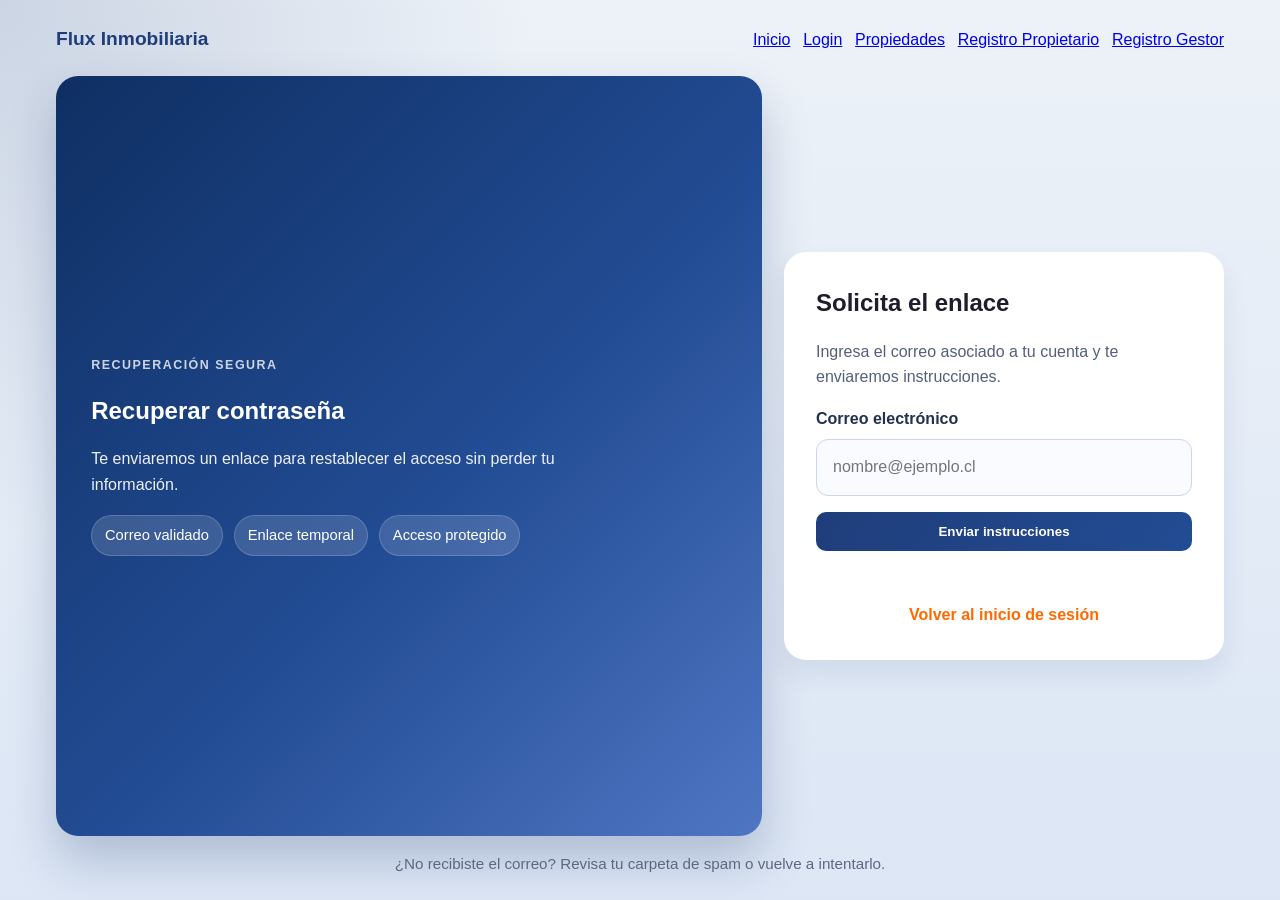
<file: login/recuperar.html>
<!doctype html>
<html lang="es">
  <head>
    <meta charset="utf-8" />
    <meta name="viewport" content="width=device-width,initial-scale=1" />
    <title>Recuperar contraseña — Flux Inmobiliaria</title>
    <link rel="stylesheet" href="../css/base.css" />
    <link rel="stylesheet" href="../css/components.css" />
  </head>
  <body class="login-page recuperar">
    <header class="login-header">
      <div class="container login-header-inner">
        <a class="brand-login" href="../index.html">Flux Inmobiliaria</a>
        <nav class="site-nav" aria-label="Navegación principal">
          <a href="../index.html">Inicio</a>
          <a href="./login.html">Login</a>
          <a href="../propiedades/listado.html">Propiedades</a>
          <a href="../RegistroPropietario/propietario.html">Registro Propietario</a>
          <a href="../RegistroPropietario/gestor.html">Registro Gestor</a>
        </nav>
      </div>
    </header>

    <main class="container auth-shell" aria-labelledby="recuperar-title">
      <section class="auth-hero" aria-hidden="true">
        <span class="auth-kicker">Recuperación segura</span>
        <h1 id="recuperar-title">Recuperar contraseña</h1>
        <p>Te enviaremos un enlace para restablecer el acceso sin perder tu información.</p>
        <div class="auth-pills">
          <span>Correo validado</span>
          <span>Enlace temporal</span>
          <span>Acceso protegido</span>
        </div>
      </section>

      <section class="login-box" aria-label="Formulario de recuperación de contraseña">
        <h2>Solicita el enlace</h2>
        <p>Ingresa el correo asociado a tu cuenta y te enviaremos instrucciones.</p>

        <form id="recoverForm" novalidate>
          <div class="form-group">
            <label for="recoverEmail">Correo electrónico</label>
            <input id="recoverEmail" name="email" type="email" placeholder="nombre@ejemplo.cl" required autocomplete="email" />
          </div>

          <button type="submit" class="btn btn-primary btn-full">Enviar instrucciones</button>
          <p id="recoverFormFeedback" class="form-hint" aria-live="polite"></p>
        </form>

        <p class="forgot-text"><a href="./login.html">Volver al inicio de sesión</a></p>
      </section>
    </main>

    <p class="login-footer-text">¿No recibiste el correo? Revisa tu carpeta de spam o vuelve a intentarlo.</p>

    <script src="../js/auth.js" defer></script>
  </body>
</html>
</file>
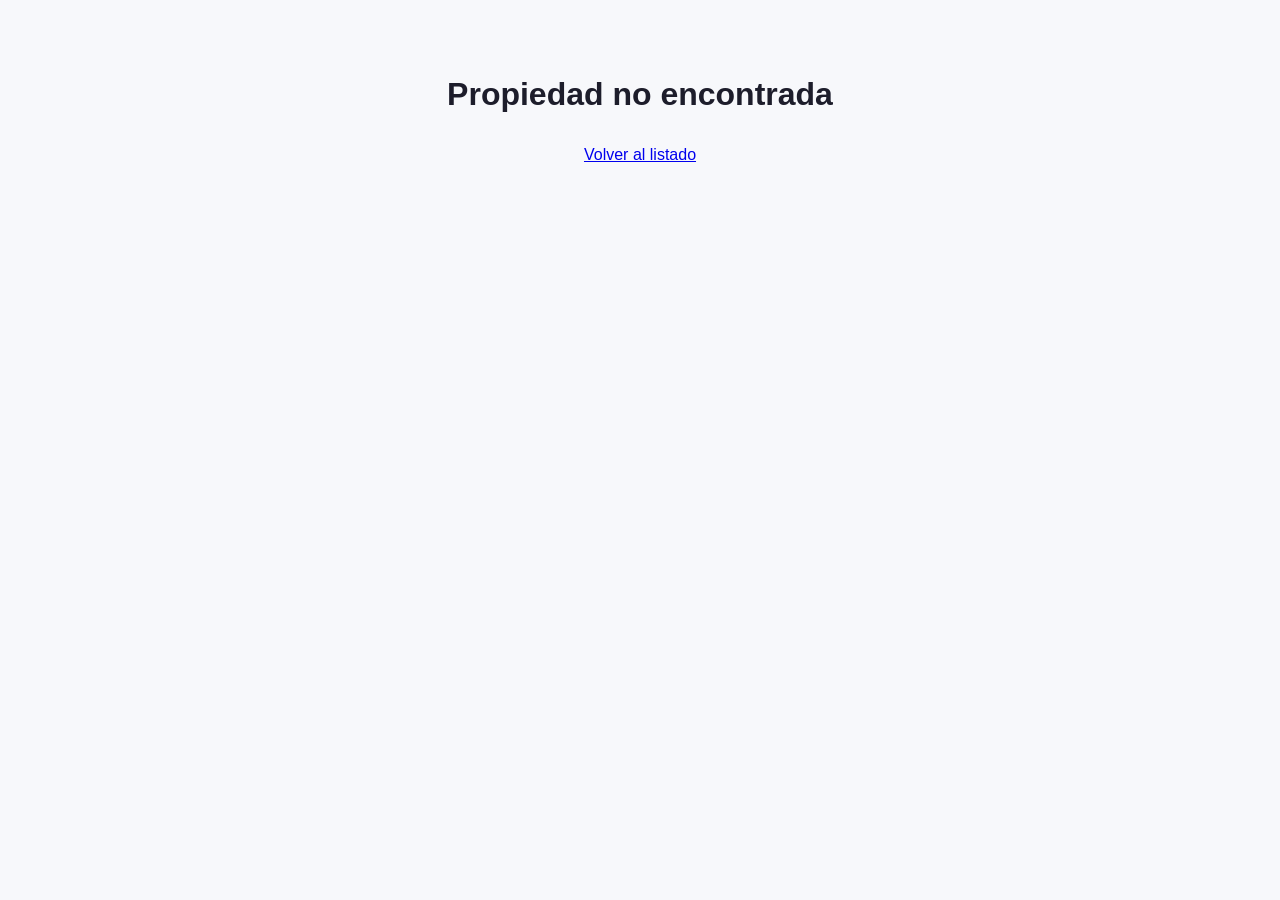
<file: propiedades/detalle.html>
<!doctype html>
<html lang="es">
  <head>
    <meta charset="utf-8" />
    <meta name="viewport" content="width=device-width,initial-scale=1" />
    <meta http-equiv="Cache-Control" content="no-cache, no-store, must-revalidate" />
    <meta http-equiv="Pragma" content="no-cache" />
    <meta http-equiv="Expires" content="0" />
    <title>Detalle de Propiedad | Flux Inmobiliaria</title>
    <link rel="stylesheet" href="../css/base.css" />
    <link rel="stylesheet" href="../css/components.css" />
    <link rel="stylesheet" href="../css/detalle.css" />
  </head>
  <body>
    <header class="site-header">
      <div class="container header-inner">
        <a href="../index.html" class="brand" aria-label="Flux Inmobiliaria">
          <span class="brand-logo" aria-hidden="true">🟦</span>
          <span class="brand-text">Flux Inmobiliaria</span>
        </a>
        <nav class="site-nav" aria-label="Navegación principal">
          <a href="../index.html" class="nav-link">Inicio</a>
          <a href="../login/login.html" class="nav-link">Login</a>
          <a href="../RegistroPropietario/propietario.html" class="nav-link">Registrar Propietario</a>
          <a href="../RegistroPropietario/gestor.html" class="nav-link">Registrar Gestor</a>
          <a href="./listado.html" class="nav-link">Propiedades</a>
          <a href="../index.html#contacto" class="nav-link">Contacto</a>
        </nav>
      </div>
    </header>

    <main class="property-detail">
      <div class="container">
        <div class="property-header">
          <h1 id="detailTitle">Casa en Las Condes</h1>
          <p class="property-location" id="detailLocation">Las Condes, Santiago</p>
        </div>

        <div class="property-gallery">
          <div class="main-image">
            <img src="../img/propiedades/casalascondes.jpg" alt="Imagen principal" id="mainImage" />
          </div>
          <div class="thumbnail-grid" id="thumbnailGrid"></div>
        </div>

        <div class="property-content">
          <div class="property-info">
            <div class="price-section">
              <div class="price-primary">
                <span class="price-clp" id="priceClp">$285.000.000</span>
                <span class="price-uf" id="priceUf">≈ 7.200 UF</span>
              </div>
              <div class="price-secondary">
                <span class="price-per-m2" id="priceM2">$1.250.000/m²</span>
              </div>
            </div>

            <div class="property-details">
              <div class="detail-item"><span class="detail-icon">🛏️</span><span class="detail-label">Dormitorios</span><span class="detail-value" id="detailBedrooms">4</span></div>
              <div class="detail-item"><span class="detail-icon">🚿</span><span class="detail-label">Baños</span><span class="detail-value" id="detailBathrooms">3</span></div>
              <div class="detail-item"><span class="detail-icon">📐</span><span class="detail-label">Área Construida</span><span class="detail-value" id="detailBuiltArea">180 m²</span></div>
              <div class="detail-item"><span class="detail-icon">🌳</span><span class="detail-label">Área Total</span><span class="detail-value" id="detailLandArea">228 m²</span></div>
              <div class="detail-item"><span class="detail-icon">📅</span><span class="detail-label">Fecha de Publicación</span><span class="detail-value" id="detailDate">15/03/2026</span></div>
            </div>

            <div class="property-features">
              <h3>Características</h3>
              <div class="features-grid" id="featuresGrid"></div>
            </div>
          </div>

          <section class="property-location-section">
            <h3>Ubicación de la propiedad</h3>
            <div class="map-wrapper">
              <iframe id="mapFrame" title="Mapa de ubicación" src="https://www.google.com/maps?q=Las+Condes+Santiago&output=embed" allowfullscreen loading="lazy" referrerpolicy="no-referrer-when-downgrade"></iframe>
            </div>
          </section>

          <section class="share-section">
            <h3>Compartir</h3>
            <p>Comparte esta propiedad con tus clientes usando el siguiente enlace:</p>
            <div class="share-actions">
              <input id="propertyLink" class="share-input" readonly value="" />
              <button class="btn-share" id="copyLinkBtn">Copiar enlace</button>
              <a class="btn-share secondary" id="shareBtn" href="#">Compartir propiedad</a>
            </div>
          </section>

          <div class="property-description">
            <h3>Descripción</h3>
            <p id="detailDescription1">Casa moderna con espacios amplios y excelente iluminación natural.</p>
            <p id="detailDescription2">Cuenta con jardín, terraza y excelente conectividad con servicios y transporte.</p>
            <p id="detailDescription3">Ideal para familias que buscan comodidad, ubicación estratégica y buena plusvalía.</p>

            <div class="contact-section">
              <button class="btn-visit" id="visitBtn">
                <span class="btn-icon">📅</span>
                Solicitar Visita
              </button>
              <div class="contact-info">
                <p><strong>Agente:</strong> <span id="agentName">Agente Flux</span></p>
                <p><strong>Teléfono:</strong> <span id="agentPhone">+56 9 1234 5678</span></p>
                <p><strong>Email:</strong> <span id="agentEmail">contacto@fluxinmobiliaria.cl</span></p>
              </div>
            </div>
          </div>
        </div>
      </div>
    </main>

    <footer class="site-footer">
      <div class="container footer-grid">
        <div>
          <h3>Flux Inmobiliaria</h3>
          <p>Agencia inmobiliaria con cobertura nacional. Asesoría profesional en compra, venta y arrendamiento.</p>
        </div>
        <div>
          <h4>Contacto</h4>
          <p>Email: contacto@fluxinmobiliaria.cl</p>
          <p>Teléfono: +56 9 1234 5678</p>
          <p>Dirección: Av. Providencia 2500, Santiago</p>
        </div>
        <div>
          <h4>Redes</h4>
          <p>Facebook | Instagram | LinkedIn</p>
        </div>
      </div>
      <div class="footer-bottom">
        <p>© 2026 Flux Inmobiliaria - Todos los derechos reservados</p>
      </div>
    </footer>

    <script src="../js/property-detail.js?v=2" defer></script>
  </body>
</html>
</file>
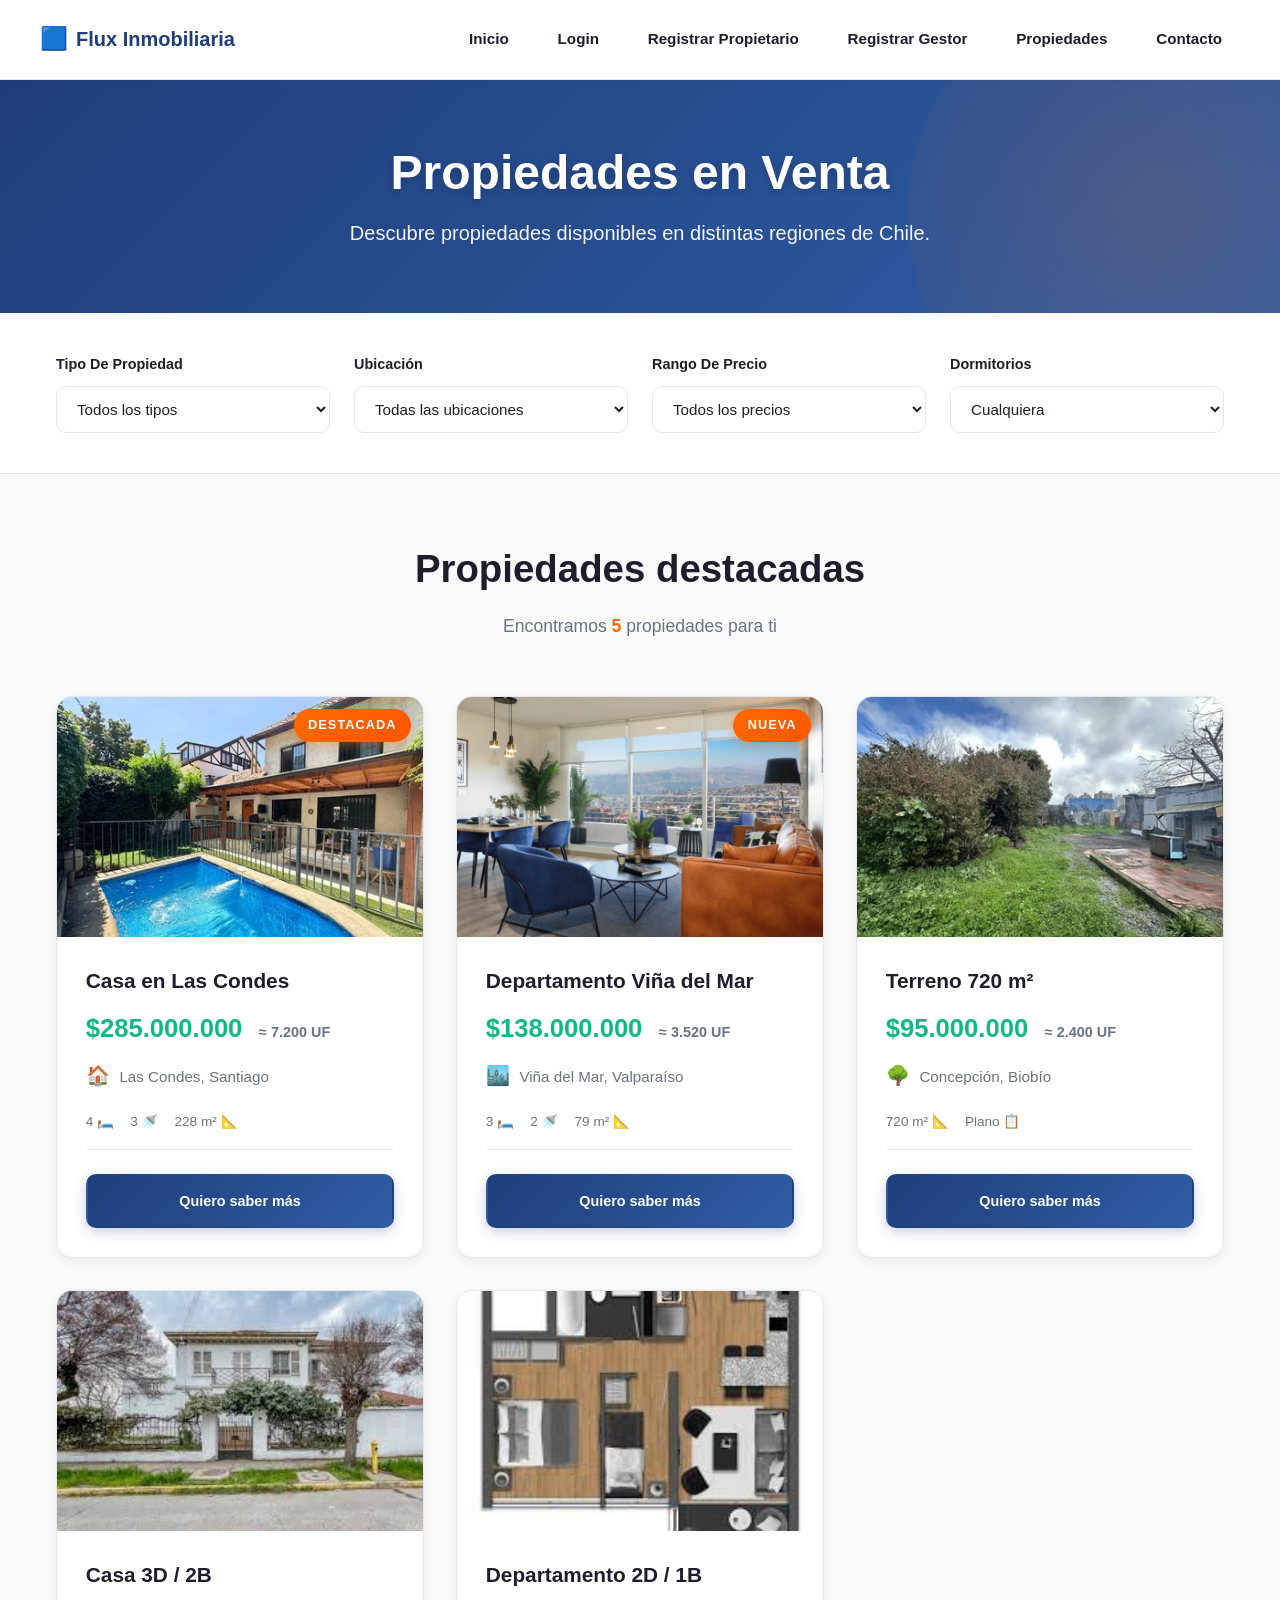
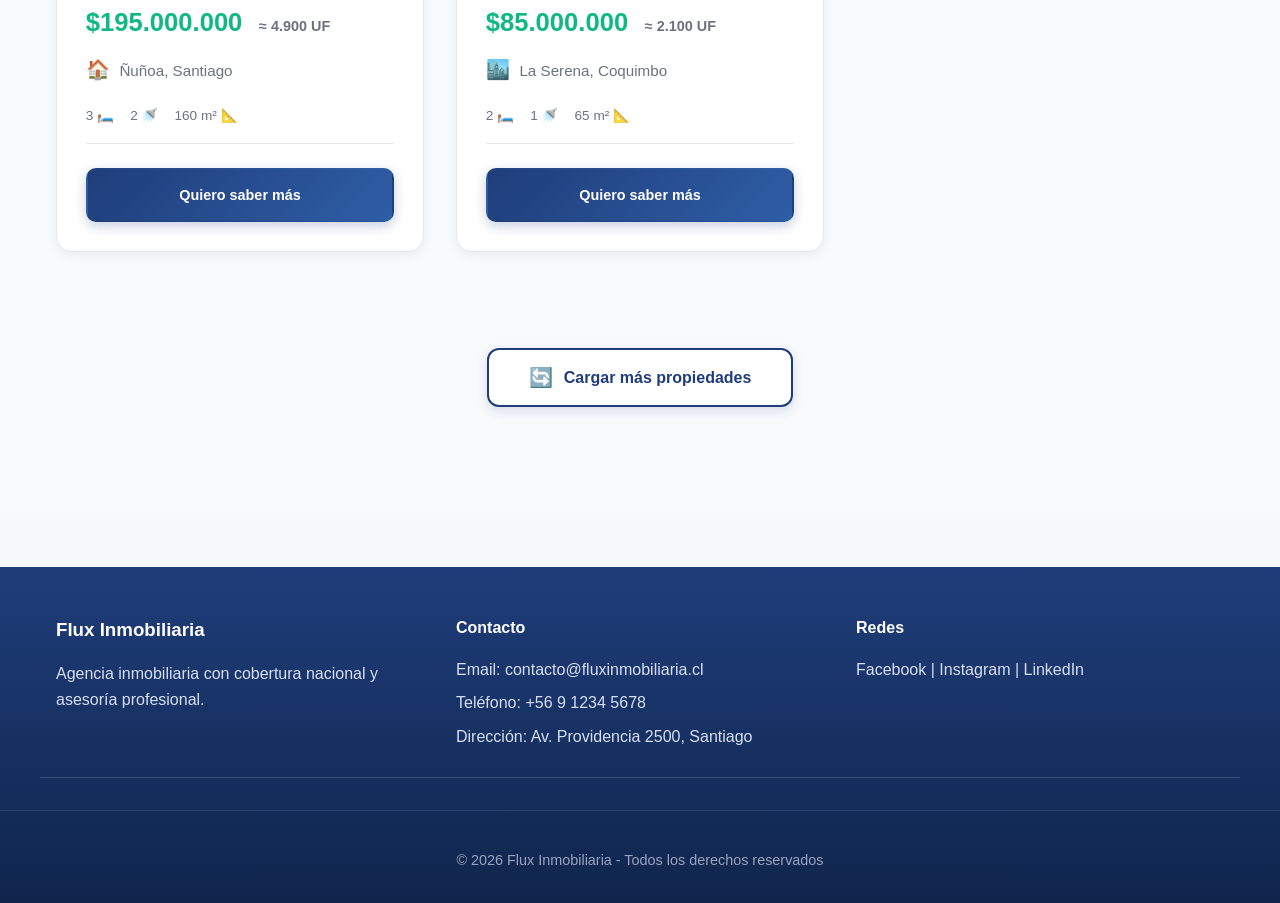
<file: propiedades/listado.html>
<!doctype html>
<html lang="es">
  <head>
    <meta charset="utf-8" />
    <meta name="viewport" content="width=device-width,initial-scale=1" />
    <title>Propiedades en Venta | Flux Inmobiliaria</title>
    <link rel="stylesheet" href="../css/styles.css" />
    <link rel="stylesheet" href="../css/listado.css" />
  </head>
  <body>
    <header class="site-header">
      <div class="container header-inner">
        <a href="../index.html" class="brand" aria-label="Flux Inmobiliaria">
          <span class="brand-logo" aria-hidden="true">🟦</span>
          <span class="brand-text">Flux Inmobiliaria</span>
        </a>
        <nav class="site-nav" aria-label="Navegación principal">
          <a href="../index.html" class="nav-link">Inicio</a>
          <a href="../login/login.html" class="nav-link">Login</a>
          <a href="../RegistroPropietario/propietario.html" class="nav-link">Registrar Propietario</a>
          <a href="../RegistroPropietario/gestor.html" class="nav-link">Registrar Gestor</a>
          <a href="listado.html" class="nav-link" aria-current="page">Propiedades</a>
          <a href="../index.html#contacto" class="nav-link">Contacto</a>
        </nav>
      </div>
    </header>

    <main class="properties-listing">
      <section class="hero-section" aria-labelledby="listado-title">
        <div class="container">
          <h1 id="listado-title">Propiedades en Venta</h1>
          <p>Descubre propiedades disponibles en distintas regiones de Chile.</p>
        </div>
      </section>

      <section class="filters-section" aria-label="Filtros de búsqueda">
        <div class="container">
          <div class="filters-grid">
            <div class="filter-group">
              <label for="tipo">Tipo de propiedad</label>
              <select id="tipo">
                <option value="">Todos los tipos</option>
                <option value="casa">Casa</option>
                <option value="departamento">Departamento</option>
                <option value="terreno">Terreno</option>
                <option value="oficina">Oficina</option>
                <option value="local">Local comercial</option>
              </select>
            </div>
            <div class="filter-group">
              <label for="ubicacion">Ubicación</label>
              <select id="ubicacion">
                <option value="">Todas las ubicaciones</option>
                <option value="santiago">Santiago</option>
                <option value="valparaiso">Valparaíso</option>
                <option value="concepcion">Concepción</option>
                <option value="temuco">Temuco</option>
              </select>
            </div>
            <div class="filter-group">
              <label for="precio">Rango de precio</label>
              <select id="precio">
                <option value="">Todos los precios</option>
                <option value="0-100">Hasta $100M</option>
                <option value="100-300">$100M - $300M</option>
                <option value="300-500">$300M - $500M</option>
                <option value="500+">Más de $500M</option>
              </select>
            </div>
            <div class="filter-group">
              <label for="dormitorios">Dormitorios</label>
              <select id="dormitorios">
                <option value="">Cualquiera</option>
                <option value="1">1+</option>
                <option value="2">2+</option>
                <option value="3">3+</option>
                <option value="4">4+</option>
              </select>
            </div>
          </div>
        </div>
      </section>

      <section class="properties-section" aria-labelledby="destacadas-title">
        <div class="container">
          <div class="properties-header">
            <h2 id="destacadas-title">Propiedades destacadas</h2>
            <p>Encontramos <span class="properties-count">5</span> propiedades para ti</p>
          </div>

          <div class="properties-grid">
            <article class="property-card" data-tipo="casa" data-provincia="santiago" data-comuna="las-condes" data-sector="el-golf" data-precio="285" data-dormitorios="4">
              <div class="property-image">
                <img src="../img/propiedades/casalascondes.jpg" alt="Casa en Las Condes" loading="lazy" />
                <div class="property-badge">Destacada</div>
              </div>
              <div class="property-content">
                <h3>Casa en Las Condes</h3>
                <p class="property-price">$285.000.000 <span class="price-uf">≈ 7.200 UF</span></p>
                <p class="property-location"><span class="location-icon">🏠</span>Las Condes, Santiago</p>
                <div class="property-features"><span>4 🛏️</span><span>3 🚿</span><span>228 m² 📐</span></div>
                <a href="detalle.html?id=las-condes-casa" class="btn-view-more">Quiero saber más</a>
              </div>
            </article>

            <article class="property-card" data-tipo="departamento" data-provincia="valparaiso" data-comuna="vina-del-mar" data-sector="recreo" data-precio="138" data-dormitorios="3">
              <div class="property-image">
                <img src="../img/propiedades/viña1.jpg" alt="Departamento en Viña del Mar" loading="lazy" />
                <div class="property-badge">Nueva</div>
              </div>
              <div class="property-content">
                <h3>Departamento Viña del Mar</h3>
                <p class="property-price">$138.000.000 <span class="price-uf">≈ 3.520 UF</span></p>
                <p class="property-location"><span class="location-icon">🏙️</span>Viña del Mar, Valparaíso</p>
                <div class="property-features"><span>3 🛏️</span><span>2 🚿</span><span>79 m² 📐</span></div>
                <a href="detalle.html?id=depa-vina" class="btn-view-more">Quiero saber más</a>
              </div>
            </article>

            <article class="property-card" data-tipo="terreno" data-provincia="biobio" data-comuna="concepcion" data-sector="lomas" data-precio="95" data-dormitorios="0">
              <div class="property-image">
                <img src="../img/propiedades/terrenoconce.jpg" alt="Terreno en Concepción" loading="lazy" />
              </div>
              <div class="property-content">
                <h3>Terreno 720 m²</h3>
                <p class="property-price">$95.000.000 <span class="price-uf">≈ 2.400 UF</span></p>
                <p class="property-location"><span class="location-icon">🌳</span>Concepción, Biobío</p>
                <div class="property-features"><span>720 m² 📐</span><span>Plano 📋</span></div>
                <a href="detalle.html?id=terreno-concepcion" class="btn-view-more">Quiero saber más</a>
              </div>
            </article>

            <article class="property-card" data-tipo="casa" data-provincia="santiago" data-comuna="nunoa" data-sector="chile-espana" data-precio="195" data-dormitorios="3">
              <div class="property-image">
                <img src="../img/propiedades/casañuñoa.jpg" alt="Casa en Ñuñoa" loading="lazy" />
              </div>
              <div class="property-content">
                <h3>Casa 3D / 2B</h3>
                <p class="property-price">$195.000.000 <span class="price-uf">≈ 4.900 UF</span></p>
                <p class="property-location"><span class="location-icon">🏠</span>Ñuñoa, Santiago</p>
                <div class="property-features"><span>3 🛏️</span><span>2 🚿</span><span>160 m² 📐</span></div>
                <a href="detalle.html?id=casa-nunoa" class="btn-view-more">Quiero saber más</a>
              </div>
            </article>

            <article class="property-card" data-tipo="departamento" data-provincia="coquimbo" data-comuna="la-serena" data-sector="el-milagro" data-precio="85" data-dormitorios="2">
              <div class="property-image">
                <img src="../img/propiedades/departamento2d.jpg" alt="Departamento en La Serena" loading="lazy" />
              </div>
              <div class="property-content">
                <h3>Departamento 2D / 1B</h3>
                <p class="property-price">$85.000.000 <span class="price-uf">≈ 2.100 UF</span></p>
                <p class="property-location"><span class="location-icon">🏙️</span>La Serena, Coquimbo</p>
                <div class="property-features"><span>2 🛏️</span><span>1 🚿</span><span>65 m² 📐</span></div>
                <a href="detalle.html?id=depa-serena" class="btn-view-more">Quiero saber más</a>
              </div>
            </article>
          </div>

          <div class="load-more-section">
            <button class="btn-load-more" type="button"><span class="btn-icon">🔄</span>Cargar más propiedades</button>
          </div>
        </div>
      </section>
    </main>

    <footer class="site-footer">
      <div class="container footer-grid">
        <div>
          <h3>Flux Inmobiliaria</h3>
          <p>Agencia inmobiliaria con cobertura nacional y asesoría profesional.</p>
        </div>
        <div>
          <h4>Contacto</h4>
          <p>Email: contacto@fluxinmobiliaria.cl</p>
          <p>Teléfono: +56 9 1234 5678</p>
          <p>Dirección: Av. Providencia 2500, Santiago</p>
        </div>
        <div>
          <h4>Redes</h4>
          <p>Facebook | Instagram | LinkedIn</p>
        </div>
      </div>
      <div class="footer-bottom">
        <p>© 2026 Flux Inmobiliaria - Todos los derechos reservados</p>
      </div>
    </footer>

    <script src="../js/public-properties.js" defer></script>
    <script src="../js/properties-list.js" defer></script>
  </body>
</html>
</file>
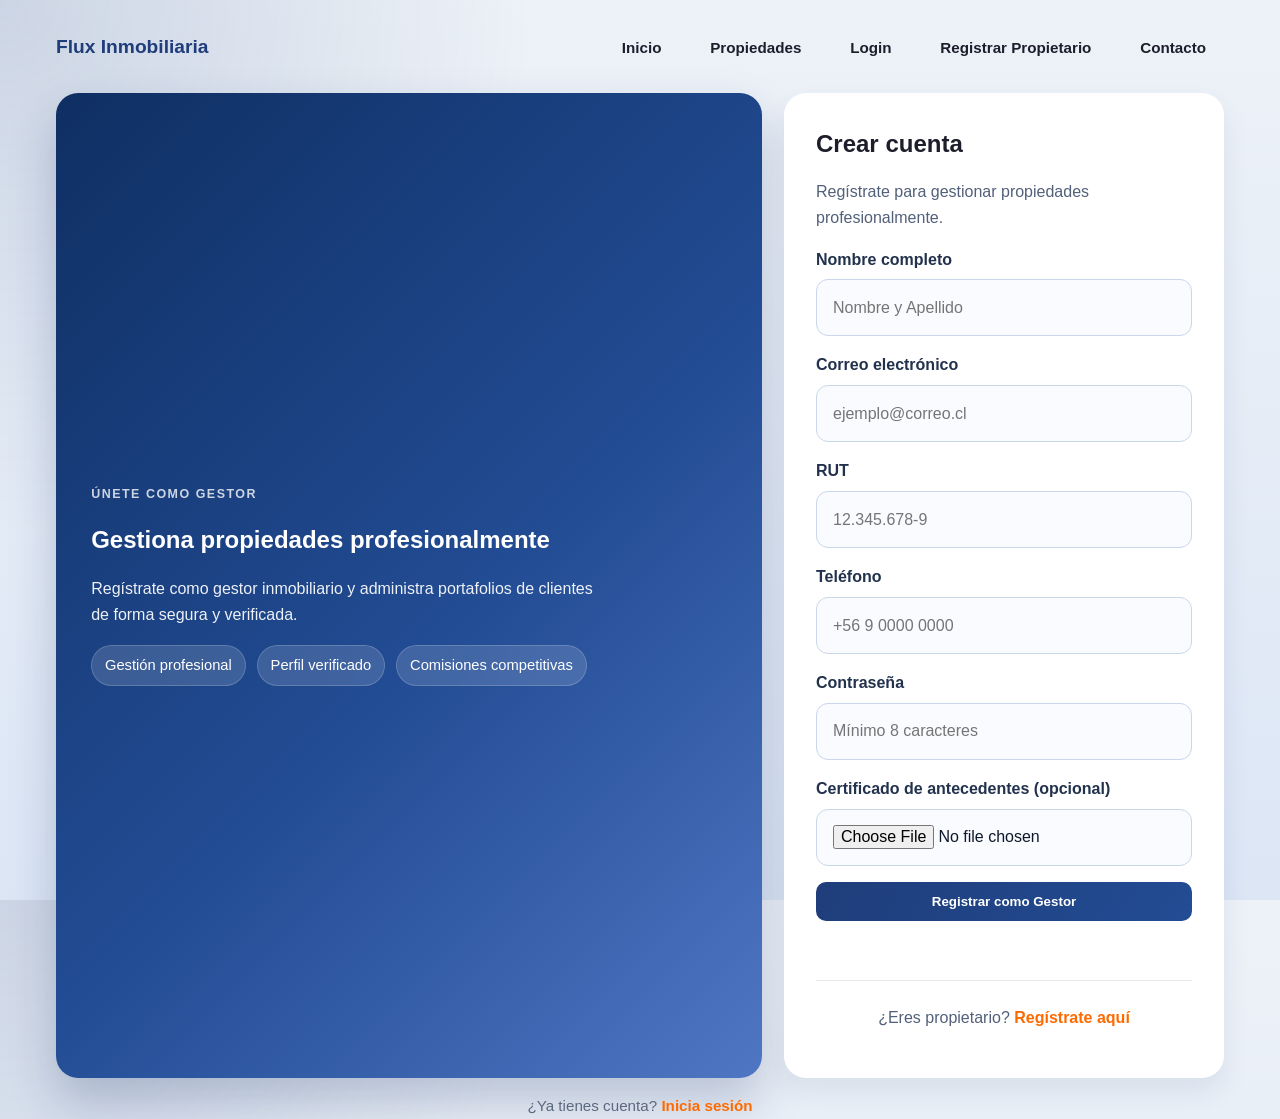
<file: RegistroPropietario/gestor.html>
<!doctype html>
<html lang="es">
  <head>
    <meta charset="utf-8" />
    <meta name="viewport" content="width=device-width,initial-scale=1" />
    <title>Registro Gestor — Flux Inmobiliaria</title>
    <link rel="stylesheet" href="../css/base.css" />
    <link rel="stylesheet" href="../css/components.css" />
  </head>
  <body class="login-page">
    <header class="login-header">
      <div class="container login-header-inner">
        <a class="brand-login" href="../index.html">Flux Inmobiliaria</a>
        <nav class="site-nav" aria-label="Navegación principal">
          <a href="../index.html" class="nav-link">Inicio</a>
          <a href="../propiedades/listado.html" class="nav-link">Propiedades</a>
          <a href="../login/login.html" class="nav-link">Login</a>
          <a href="./propietario.html" class="nav-link">Registrar Propietario</a>
          <a href="../index.html#contacto" class="nav-link">Contacto</a>
        </nav>
      </div>
    </header>

    <main class="container auth-shell" aria-labelledby="gestor-title">
      <section class="auth-hero" aria-hidden="true">
        <span class="auth-kicker">Únete como gestor</span>
        <h1 id="gestor-title">Gestiona propiedades profesionalmente</h1>
        <p>Regístrate como gestor inmobiliario y administra portafolios de clientes de forma segura y verificada.</p>
        <div class="auth-pills">
          <span>Gestión profesional</span>
          <span>Perfil verificado</span>
          <span>Comisiones competitivas</span>
        </div>
      </section>

      <section class="login-box" role="region" aria-label="Formulario de registro de gestor">
        <h2>Crear cuenta</h2>
        <p>Regístrate para gestionar propiedades profesionalmente.</p>

        <form id="managerForm" novalidate>
          <div class="form-group">
            <label for="nombre_g">Nombre completo</label>
            <input id="nombre_g" name="nombre_g" placeholder="Nombre y Apellido" required />
          </div>
          <div class="form-group">
            <label for="email_g">Correo electrónico</label>
            <input id="email_g" name="email_g" type="email" placeholder="ejemplo@correo.cl" required />
          </div>
          <div class="form-group">
            <label for="rut_g">RUT</label>
            <input id="rut_g" name="rut_g" placeholder="12.345.678-9" required />
          </div>
          <div class="form-group">
            <label for="telefono_g">Teléfono</label>
            <input id="telefono_g" name="telefono_g" placeholder="+56 9 0000 0000" required />
          </div>
          <div class="form-group">
            <label for="password_g">Contraseña</label>
            <input id="password_g" name="password_g" type="password" minlength="8" placeholder="Mínimo 8 caracteres" required />
          </div>

          <div class="form-group">
            <label for="antecedentes">Certificado de antecedentes (opcional)</label>
            <input id="antecedentes" name="antecedentes" type="file" accept=".pdf,.jpg,.png" />
          </div>

          <button type="submit" class="btn btn-primary btn-full">Registrar como Gestor</button>
          <div id="managerFormFeedback" class="form-hint" aria-live="polite"></div>
        </form>

        <p style="margin-top: 1.5rem; text-align: center; border-top: 1px solid var(--border); padding-top: 1.5rem;">
          ¿Eres propietario? <a href="./propietario.html" style="color: var(--secondary); font-weight: 600; text-decoration: none;">Regístrate aquí</a>
        </p>
      </section>
    </main>

    <p class="login-footer-text">¿Ya tienes cuenta? <a href="../login/login.html" style="color: var(--secondary); font-weight: 600; text-decoration: none;">Inicia sesión</a></p>

    <script src="../js/auth.js" defer></script>
  </body>
</html>
</file>
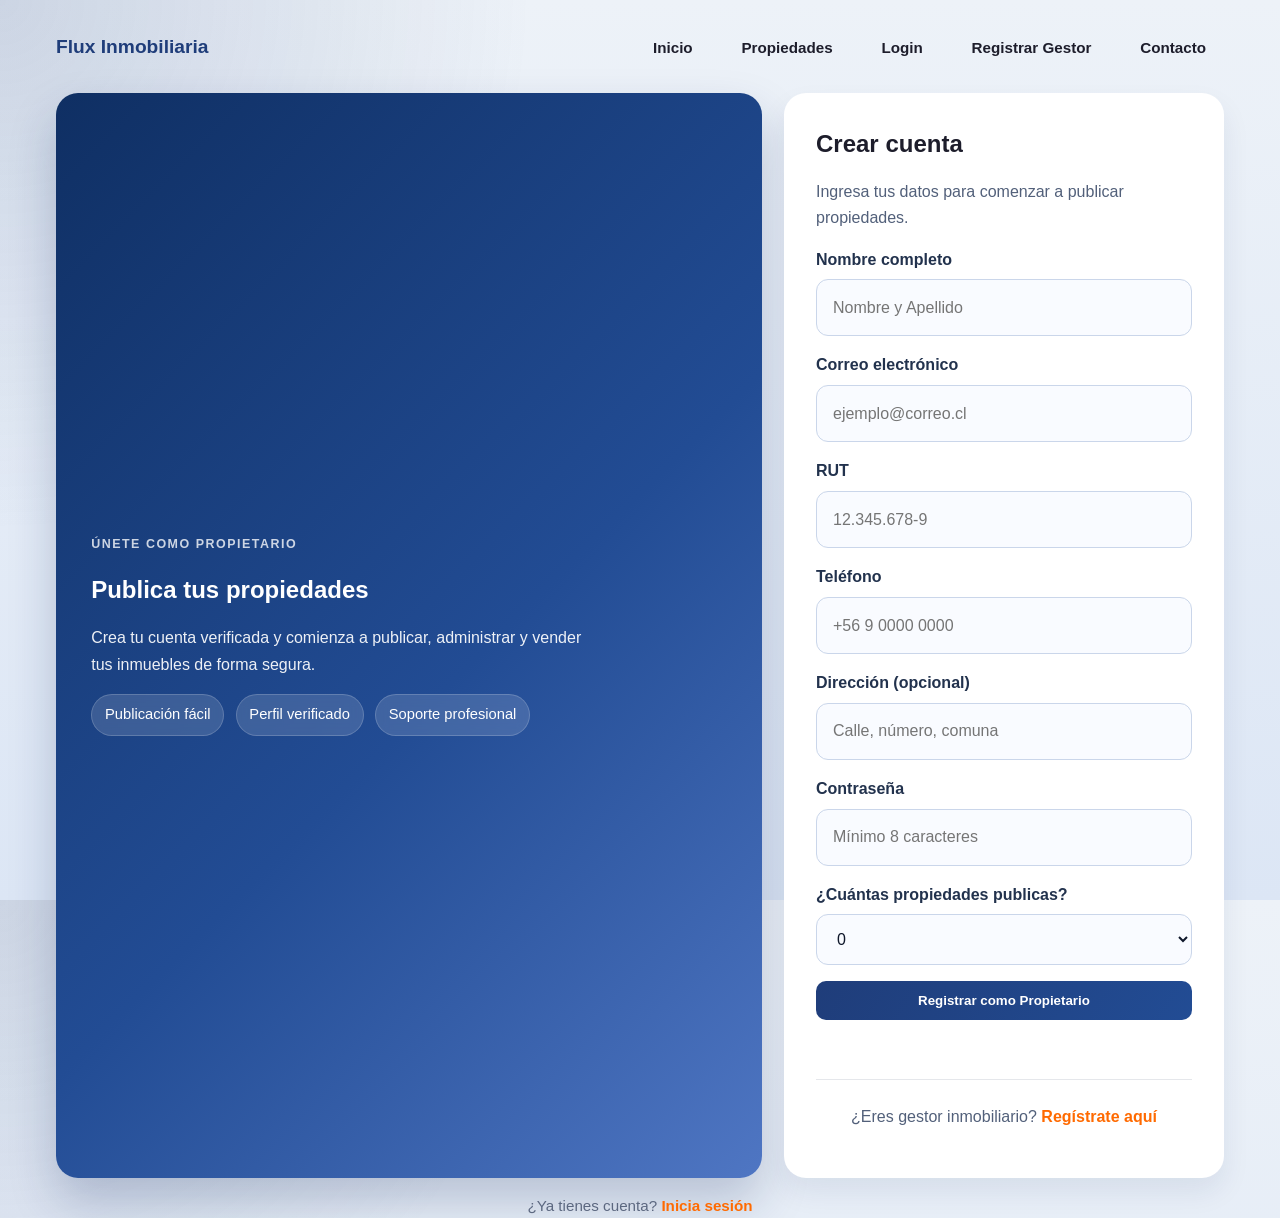
<file: RegistroPropietario/propietario.html>
<!doctype html>
<html lang="es">
  <head>
    <meta charset="utf-8" />
    <meta name="viewport" content="width=device-width,initial-scale=1" />
    <title>Registro Propietario — Flux Inmobiliaria</title>
    <link rel="stylesheet" href="../css/base.css" />
    <link rel="stylesheet" href="../css/components.css" />
  </head>
  <body class="login-page">
    <header class="login-header">
      <div class="container login-header-inner">
        <a class="brand-login" href="../index.html">Flux Inmobiliaria</a>
        <nav class="site-nav" aria-label="Navegación principal">
          <a href="../index.html" class="nav-link">Inicio</a>
          <a href="../propiedades/listado.html" class="nav-link">Propiedades</a>
          <a href="../login/login.html" class="nav-link">Login</a>
          <a href="./gestor.html" class="nav-link">Registrar Gestor</a>
          <a href="../index.html#contacto" class="nav-link">Contacto</a>
        </nav>
      </div>
    </header>

    <main class="container auth-shell" aria-labelledby="registro-title">
      <section class="auth-hero" aria-hidden="true">
        <span class="auth-kicker">Únete como propietario</span>
        <h1 id="registro-title">Publica tus propiedades</h1>
        <p>Crea tu cuenta verificada y comienza a publicar, administrar y vender tus inmuebles de forma segura.</p>
        <div class="auth-pills">
          <span>Publicación fácil</span>
          <span>Perfil verificado</span>
          <span>Soporte profesional</span>
        </div>
      </section>

      <section class="login-box" role="region" aria-label="Formulario de registro de propietario">
        <h2>Crear cuenta</h2>
        <p>Ingresa tus datos para comenzar a publicar propiedades.</p>

        <form id="ownerForm" novalidate>
          <div class="form-group">
            <label for="nombre">Nombre completo</label>
            <input id="nombre" name="nombre" placeholder="Nombre y Apellido" required />
          </div>
          <div class="form-group">
            <label for="email">Correo electrónico</label>
            <input id="email" name="email" type="email" placeholder="ejemplo@correo.cl" autocomplete="email" required />
          </div>
          <div class="form-group">
            <label for="rut">RUT</label>
            <input id="rut" name="rut" placeholder="12.345.678-9" required aria-required="true" />
          </div>
          <div class="form-group">
            <label for="telefono">Teléfono</label>
            <input id="telefono" name="telefono" placeholder="+56 9 0000 0000" autocomplete="tel" required />
          </div>
          <div class="form-group">
            <label for="direccion">Dirección (opcional)</label>
            <input id="direccion" name="direccion" placeholder="Calle, número, comuna" />
          </div>
          <div class="form-group">
            <label for="password">Contraseña</label>
            <input id="password" name="password" type="password" minlength="8" placeholder="Mínimo 8 caracteres" autocomplete="new-password" required />
          </div>

          <div class="form-group">
            <label for="npropiedad">¿Cuántas propiedades publicas?</label>
            <select id="npropiedad" name="npropiedad">
              <option value="0">0</option>
              <option value="1-2">1-2</option>
              <option value="3-5">3-5</option>
              <option value="5+">5+</option>
            </select>
          </div>

          <button type="submit" class="btn btn-primary btn-full">Registrar como Propietario</button>
          <div id="ownerFormFeedback" class="form-hint" aria-live="polite"></div>
        </form>

        <p style="margin-top: 1.5rem; text-align: center; border-top: 1px solid var(--border); padding-top: 1.5rem;">
          ¿Eres gestor inmobiliario? <a href="./gestor.html" style="color: var(--secondary); font-weight: 600; text-decoration: none;">Regístrate aquí</a>
        </p>
      </section>
    </main>

    <p class="login-footer-text">¿Ya tienes cuenta? <a href="../login/login.html" style="color: var(--secondary); font-weight: 600; text-decoration: none;">Inicia sesión</a></p>

    <script src="../js/auth.js" defer></script>
  </body>
</html>
</file>
<file: css/base.css>
:root {
  --bg: #f7f8fb;
  --card: #ffffff;
  --primary: #1f3d7a;
  --primary-light: #2f5ea6;
  --secondary: #ff6a00;
  --text: #1d1d2b;
  --muted: #6b7280;
  --border: #e5e7eb;
  --radius: 12px;
  --shadow: 0 8px 24px rgba(16, 24, 40, 0.08);
  --container-w: 1200px;
}

/* Reset y base */
*,*::before,*::after{box-sizing:border-box}
html,body{height:100%}
body{
  margin:0;
  font-family: "Inter", "Segoe UI", Roboto, sans-serif;
  background:var(--bg);
  color:var(--text);
  line-height:1.6;
}

.site-wrapper{display:flex;flex-direction:column;min-height:100vh}
.container{width:min(100% - 2rem,var(--container-w));margin:0 auto;padding:0 1rem}

/* Utilities */
.sr-only{position:absolute;width:1px;height:1px;margin:-1px;border:0;padding:0;clip:rect(0 0 0 0);white-space:nowrap;overflow:hidden}

/* Formularios base */
label{font-weight:600}
input,select,textarea{border:1px solid var(--border);border-radius:10px;padding:.75rem .9rem;background:#fff;color:var(--text);outline:none;transition:border-color .18s ease,box-shadow .18s ease}
input:focus,select:focus,textarea:focus{border-color:var(--primary);box-shadow:0 0 0 3px rgba(31,61,122,0.12)}

/* Layout helpers */
.flex{display:flex}
.gap-1{gap:.5rem}
.text-center{text-align:center}

@media (max-width:720px){.container{padding:0 0.8rem}}
</file>
<file: css/components.css>
/* Componentes reutilizables: header, nav, botones, cards, footer y auth */

.site-header{background:#fff;border-bottom:1px solid var(--border);position:sticky;top:0;z-index:50;box-shadow:0 1px 0 rgba(15,23,42,0.03)}
.header-inner{display:flex;justify-content:space-between;align-items:center;padding:.95rem 0 1rem}
.brand{display:flex;align-items:center;gap:.5rem;text-decoration:none;color:var(--primary);font-weight:700;font-size:1.25rem}
.brand-logo{font-size:1.4rem;line-height:1}

.site-nav{display:flex;gap:0.8rem;flex-wrap:wrap;align-items:center}
.site-nav .nav-link{color:var(--text);text-decoration:none;font-weight:600;padding:0.6rem 1rem;border-radius:10px;transition:all 0.25s ease;border:2px solid transparent;position:relative;font-size:0.95rem}
.site-nav .nav-link::before{content:'';position:absolute;bottom:-2px;left:0;width:0;height:2px;background:linear-gradient(90deg,var(--primary),var(--secondary));transition:width 0.3s ease}
.site-nav .nav-link:hover{background:rgba(31,61,122,0.08);color:var(--primary);transform:translateY(-2px)}
.site-nav .nav-link:hover::before{width:100%}
.site-nav .nav-link-highlight{background:linear-gradient(120deg,var(--primary),#224c94);color:#fff;border:2px solid var(--secondary);font-weight:700}
.site-nav .nav-link-highlight:hover{background:linear-gradient(120deg,#224c94,var(--primary));transform:translateY(-2px);box-shadow:0 8px 20px rgba(31,61,122,0.28);border-color:var(--secondary)}
.site-nav .nav-link-highlight::before{background:var(--secondary);bottom:0;height:2px;opacity:0}

/* Botones */
.btn{display:inline-flex;align-items:center;justify-content:center;gap:.4rem;border:none;border-radius:10px;font-weight:600;text-decoration:none;cursor:pointer}
.btn-primary{background:linear-gradient(120deg,var(--primary),#224c94);color:#fff;padding:.75rem 1.35rem}
.btn-primary:hover{transform:translateY(-1px);box-shadow:0 8px 20px rgba(31,61,122,0.28)}
.btn-secondary{background:#fff;color:var(--primary);padding:.65rem 1.25rem;box-shadow:0 5px 14px rgba(29,29,43,0.08)}
.btn-card{display:inline-block;margin-top:.6rem;background:var(--secondary);color:#fff;padding:.55rem .95rem;border-radius:8px;font-size:.95rem;text-decoration:none}
.btn-full{width:100%}

/* Hero básico (complementado en home.css) */
.hero{position:relative;display:flex;align-items:center;color:#fff}
.hero-overlay{position:absolute;inset:0}
.hero-content{position:relative;z-index:1;padding:3rem 0}

/* Cards */
.cards-grid{display:grid;gap:1.2rem;grid-template-columns:repeat(3,minmax(0,1fr))}
.card{background:var(--card);border:1px solid var(--border);border-radius:var(--radius);overflow:hidden;box-shadow:var(--shadow);display:flex;flex-direction:column}
.card img{width:100%;height:200px;object-fit:cover;display:block}
.card-body{padding:1rem}
.price{margin:.45rem 0;color:var(--secondary);font-weight:700}

/* Footer */
.site-footer{background:linear-gradient(180deg,#0c1645,#141f67);color:#d7dff2;padding:2.05rem 0 1rem}
.footer-grid{display:grid;gap:1.4rem;grid-template-columns:repeat(3,minmax(0,1fr));border-bottom:1px solid rgba(255,255,255,0.16);padding-bottom:1.2rem}
.footer-bottom{text-align:center;margin-top:.8rem;font-size:.9rem;color:#bfc9e4}

/* Auth pages */
.login-page{min-height:100vh;background:radial-gradient(circle at top left,rgba(31,61,122,0.16),transparent 34%),linear-gradient(180deg,#edf2f8 0%,#dce6f5 100%);display:flex;flex-direction:column;align-items:stretch;padding:1.5rem;overflow-y:auto}
.login-header{margin-bottom:1.35rem}
.login-header-inner{display:flex;justify-content:space-between;align-items:center;gap:1rem;flex-wrap:wrap}
.brand-login{display:inline-flex;align-items:center;gap:.55rem;text-decoration:none;color:var(--primary);font-weight:800;font-size:1.2rem}
.auth-shell{display:grid;grid-template-columns:minmax(0,1.05fr) minmax(320px,440px);gap:1.4rem;align-items:stretch;flex:1}
.auth-hero{display:flex;flex-direction:column;justify-content:center;gap:1rem;background:linear-gradient(135deg,#0f2f63,#224c94 55%,#4f76c3);color:#fff;border-radius:22px;padding:2.2rem;box-shadow:0 24px 48px rgba(13,38,92,0.22)}
.auth-kicker{text-transform:uppercase;letter-spacing:.12em;font-size:.78rem;font-weight:700;color:rgba(255,255,255,0.78)}
.auth-hero h1,.login-box h2{margin:0}
.auth-hero p{margin:0;max-width:32rem;color:rgba(255,255,255,0.92);line-height:1.65}
.auth-pills{display:flex;flex-wrap:wrap;gap:.7rem}
.auth-pills span{padding:.5rem .8rem;border-radius:999px;background:rgba(255,255,255,0.14);border:1px solid rgba(255,255,255,0.18);backdrop-filter:blur(6px);font-size:.92rem}
.login-box{align-self:center;width:100%;margin:0 auto;background:#fff;border-radius:22px;padding:2rem;box-shadow:0 14px 28px rgba(13,38,92,0.08)}
.login-box p{color:#52607a;line-height:1.6}
.login-box form{display:grid;gap:1rem;margin-top:1rem}
.form-group{display:grid;gap:.45rem}
.form-group label{font-weight:600;color:#22324d}
.form-group input,.form-group select,.form-group textarea{width:100%;padding:.92rem 1rem;border:1px solid #cad6ea;border-radius:12px;background:#f9fbff;color:#0f172a;font:inherit;transition:border-color .18s,box-shadow .18s,background .18s}
.form-group input:focus,.form-group select:focus,.form-group textarea:focus{outline:none;border-color:var(--secondary);box-shadow:0 0 0 4px rgba(46,125,255,0.12);background:#fff}
.form-hint{min-height:1.2rem;margin:0;color:var(--secondary);font-size:.94rem}
.forgot-text{margin:1rem 0 0;text-align:center}
.forgot-text a{color:var(--secondary);font-weight:600;text-decoration:none}
.forgot-text a:hover,.forgot-text a:focus-visible{text-decoration:underline}
.login-footer-text{margin:1rem 0 0;text-align:center;color:#5c6880;font-size:.95rem}

@media (max-width:900px){.cards-grid{grid-template-columns:repeat(2,1fr)}.site-nav{justify-content:center}.auth-shell{grid-template-columns:1fr}.auth-hero{padding:1.6rem}.login-box{padding:1.6rem}}
@media (max-width:720px){.cards-grid{grid-template-columns:1fr}.hero{min-height:48vh}.login-page{padding:1rem}.login-header-inner{justify-content:center;text-align:center}.auth-pills{justify-content:center}}

/* Pestañas de auth (login / signup) */
.auth-tabs{display:flex;gap:0.5rem;margin-bottom:1rem;align-items:center}
.auth-tabs .tab{background:transparent;border:1px solid var(--border);padding:0.45rem 0.9rem;border-radius:999px;cursor:pointer;font-weight:700;color:var(--muted);transition:all 0.18s ease}
.auth-tabs .tab:hover{transform:translateY(-1px);border-color:var(--primary);color:var(--primary)}
.auth-tabs .tab.active{background:linear-gradient(120deg,var(--primary),var(--primary-light));color:#fff;border-color:transparent;box-shadow:0 6px 18px rgba(31,61,122,0.18)}
.auth-forms{display:block}
.auth-pane.hidden{display:none}
.auth-pane{margin-top:0.4rem}
</file>
<file: css/dashboard.css>
/* Dashboard specific styles */
.dashboard-shell{display:flex;min-height:100vh}
.dashboard-sidebar{width:260px;background:#0f254c;color:#fff;padding:1.2rem;flex-shrink:0}
.sidebar-brand{margin-bottom:1rem}
.sidebar-nav{display:flex;flex-direction:column;gap:.35rem}
.sidebar-nav a{color:#cfe3ff;text-decoration:none;padding:.55rem .6rem;border-radius:8px}
.sidebar-nav a.active,.sidebar-nav a:hover{background:rgba(255,255,255,0.06);color:#fff}
.dashboard-main{flex:1;display:flex;flex-direction:column}
.dashboard-topbar{display:flex;justify-content:space-between;align-items:center;padding:.7rem 1rem;border-bottom:1px solid rgba(15,23,42,0.05)}
.dashboard-content{padding:1.2rem 0}
.muted{color:var(--muted)}
.table-users th,.table-users td{padding:.6rem .5rem;border-bottom:1px solid rgba(15,23,42,0.05);text-align:left}
.cards-grid{display:grid;grid-template-columns:repeat(3,1fr);gap:1rem}

/* Modal */
.modal{position:fixed;inset:0;display:flex;align-items:center;justify-content:center;background:rgba(12,17,36,0.45);visibility:hidden;opacity:0;transition:opacity .18s ease}
.modal[aria-hidden="false"]{visibility:visible;opacity:1}
.modal-dialog{background:#fff;border-radius:12px;max-width:720px;width:100%;box-shadow:0 12px 34px rgba(15,23,42,0.18);overflow:hidden}
.modal-header{display:flex;justify-content:space-between;align-items:center;padding:1rem;border-bottom:1px solid rgba(15,23,42,0.04)}
.modal-body{padding:1rem}

/* Property form specifics */
.form-grid{display:grid;grid-template-columns:repeat(2,1fr);gap:1rem}
.form-grid .form-group textarea{width:100%;min-height:90px;border-radius:8px;padding:.6rem}

@media (max-width:720px){.form-grid{grid-template-columns:1fr}}

/* Table responsive */
.table-users{width:100%}
.table-users thead{background:transparent}
.table-users th{font-weight:700}


@media (max-width:1024px){.dashboard-sidebar{width:220px}.cards-grid{grid-template-columns:repeat(2,1fr)}}
@media (max-width:720px){.dashboard-shell{flex-direction:column}.dashboard-sidebar{width:100%}.cards-grid{grid-template-columns:1fr}}
/* === Dashboard Administrativo Flux Inmobiliaria === */
:root {
  --dashboard-bg: #f8fafc;
  --sidebar-bg: #1e293b;
  --sidebar-text: #e2e8f0;
  --sidebar-active: #3b82f6;
  --card-bg: #ffffff;
  --text-primary: #1e293b;
  --text-secondary: #64748b;
  --border: #e2e8f0;
  --shadow: 0 4px 6px -1px rgba(0, 0, 0, 0.1);
  --shadow-lg: 0 10px 15px -3px rgba(0, 0, 0, 0.1);
  --radius: 8px;
  --transition: all 0.2s ease;
}

*,
*::before,
*::after {
  box-sizing: border-box;
}

body {
  margin: 0;
  font-family: "Inter", system-ui, -apple-system, BlinkMacSystemFont, "Segoe UI", sans-serif;
  background: var(--dashboard-bg);
  color: var(--text-primary);
  line-height: 1.5;
}

.dashboard-container {
  display: flex;
  min-height: 100vh;
}

/* Sidebar */
.sidebar {
  width: 280px;
  background: var(--sidebar-bg);
  color: var(--sidebar-text);
  display: flex;
  flex-direction: column;
  position: fixed;
  height: 100vh;
  left: 0;
  top: 0;
  z-index: 100;
}

.sidebar-header {
  padding: 1.5rem;
  border-bottom: 1px solid rgba(255, 255, 255, 0.1);
}

.sidebar-header h2 {
  margin: 0;
  font-size: 1.25rem;
  font-weight: 700;
  color: #ffffff;
}

.sidebar-nav {
  flex: 1;
  padding: 1rem 0;
}

.nav-item {
  display: flex;
  align-items: center;
  gap: 0.75rem;
  padding: 0.75rem 1.5rem;
  color: var(--sidebar-text);
  text-decoration: none;
  transition: var(--transition);
  border-left: 3px solid transparent;
}

.nav-item:hover {
  background: rgba(255, 255, 255, 0.1);
  color: #ffffff;
}

.nav-item.active {
  background: rgba(59, 130, 246, 0.1);
  color: var(--sidebar-active);
  border-left-color: var(--sidebar-active);
}

.nav-icon {
  font-size: 1.25rem;
}

/* Main Content */
.main-content {
  flex: 1;
  margin-left: 280px;
  display: flex;
  flex-direction: column;
}

/* Topbar */
.topbar {
  background: var(--card-bg);
  border-bottom: 1px solid var(--border);
  padding: 1rem 2rem;
  display: flex;
  justify-content: space-between;
  align-items: center;
  box-shadow: var(--shadow);
  position: sticky;
  top: 0;
  z-index: 10;
}

.topbar-left h1 {
  margin: 0;
  font-size: 1.5rem;
  font-weight: 700;
  color: var(--text-primary);
  display: flex;
  align-items: center;
  gap: 0.75rem;
}

.topbar-right {
  display: flex;
  align-items: center;
  gap: 1.5rem;
}

.user-info {
  color: var(--text-secondary);
  font-weight: 600;
  display: flex;
  align-items: center;
  gap: 0.5rem;
  padding: 0.5rem 1rem;
  background: var(--dashboard-bg);
  border-radius: var(--radius);
  border: 1px solid var(--border);
}

.user-avatar {
  font-size: 1.25rem;
}

.logout-btn {
  background: linear-gradient(135deg, #dc2626, #b91c1c);
  color: #ffffff;
  border: none;
  padding: 0.75rem 1.5rem;
  border-radius: var(--radius);
  font-weight: 600;
  cursor: pointer;
  transition: var(--transition);
  display: flex;
  align-items: center;
  gap: 0.5rem;
  box-shadow: 0 2px 8px rgba(220, 38, 38, 0.3);
}

.logout-btn:hover {
  background: linear-gradient(135deg, #b91c1c, #991b1b);
  transform: translateY(-2px);
  box-shadow: 0 4px 12px rgba(220, 38, 38, 0.4);
}

.btn-icon {
  font-size: 1rem;
}

/* Welcome Section */
.welcome-section {
  background: linear-gradient(135deg, #667eea 0%, #764ba2 100%);
  border-radius: var(--radius);
  padding: 3rem 2rem;
  margin-bottom: 3rem;
  color: #ffffff;
  position: relative;
  overflow: hidden;
}

.welcome-section::before {
  content: '';
  position: absolute;
  top: 0;
  left: 0;
  right: 0;
  bottom: 0;
  background: url('data:image/svg+xml,<svg xmlns="http://www.w3.org/2000/svg" viewBox="0 0 100 100"><defs><pattern id="grain" width="100" height="100" patternUnits="userSpaceOnUse"><circle cx="25" cy="25" r="1" fill="rgba(255,255,255,0.1)"/><circle cx="75" cy="75" r="1" fill="rgba(255,255,255,0.1)"/><circle cx="50" cy="10" r="0.5" fill="rgba(255,255,255,0.1)"/><circle cx="90" cy="40" r="0.5" fill="rgba(255,255,255,0.1)"/></pattern></defs><rect width="100" height="100" fill="url(%23grain)"/></svg>');
  opacity: 0.3;
}

.welcome-content {
  display: grid;
  grid-template-columns: 1fr auto;
  gap: 3rem;
  align-items: center;
  position: relative;
  z-index: 1;
}

.welcome-text {
  flex: 1;
}

.welcome-title {
  font-size: 2.5rem;
  font-weight: 800;
  margin: 0 0 1rem;
  line-height: 1.2;
  text-shadow: 0 2px 4px rgba(0, 0, 0, 0.1);
}

.welcome-subtitle {
  font-size: 1.125rem;
  margin: 0 0 2rem;
  opacity: 0.9;
  line-height: 1.6;
  max-width: 600px;
}

.welcome-stats {
  display: flex;
  gap: 2rem;
  margin-top: 1rem;
}

.stat-item {
  text-align: center;
  padding: 1rem;
  background: rgba(255, 255, 255, 0.1);
  border-radius: var(--radius);
  backdrop-filter: blur(10px);
  border: 1px solid rgba(255, 255, 255, 0.2);
}

.stat-number {
  display: block;
  font-size: 2rem;
  font-weight: 800;
  margin-bottom: 0.25rem;
  text-shadow: 0 1px 2px rgba(0, 0, 0, 0.1);
}

.stat-label {
  font-size: 0.875rem;
  opacity: 0.8;
  font-weight: 500;
  text-transform: uppercase;
  letter-spacing: 0.05em;
}

.welcome-visual {
  display: flex;
  align-items: center;
  justify-content: center;
}

.welcome-icon {
  font-size: 6rem;
  opacity: 0.8;
  filter: drop-shadow(0 4px 8px rgba(0, 0, 0, 0.2));
  animation: float 3s ease-in-out infinite;
}

@keyframes float {
  0%, 100% { transform: translateY(0px); }
  50% { transform: translateY(-10px); }
}

/* Dashboard Main */
.dashboard-main {
  padding: 2rem;
  flex: 1;
}

.page-header {
  display: flex;
  justify-content: space-between;
  align-items: flex-end;
  gap: 1rem;
  margin-bottom: 1.5rem;
}

.page-title-wrap h2 {
  margin: 0;
  font-size: 1.75rem;
  color: var(--text-primary);
}

.page-subtitle {
  margin: 0.25rem 0 0;
  color: var(--text-secondary);
  font-size: 0.95rem;
}

.admin-controls {
  display: flex;
  gap: 0.75rem;
  flex-wrap: wrap;
  align-items: center;
}

.admin-controls button {
  height: 44px;
  display: inline-flex;
  align-items: center;
  justify-content: center;
}

.properties-filters {
  display: flex;
  flex-wrap: wrap;
  align-items: center;
  gap: 0.75rem;
  margin-bottom: 1.5rem;
  padding: 1rem;
  background: var(--card-bg);
  border: 1px solid var(--border);
  border-radius: var(--radius);
  box-shadow: var(--shadow);
}

.property-register {
  background: #f8fbff;
  border: 1px solid #dbeafe;
  border-radius: var(--radius);
  padding: 1.5rem;
  margin-bottom: 1.5rem;
  box-shadow: 0 8px 22px rgba(30, 64, 175, 0.08);
}

.property-register h2 {
  margin: 0 0 0.4rem;
  font-size: 1.35rem;
  color: #1f3d7a;
}

.property-register p {
  margin: 0 0 1rem;
  color: var(--text-secondary);
}

.property-form .form-grid {
  display: grid;
  grid-template-columns: repeat(auto-fit, minmax(180px, 1fr));
  gap: 0.8rem;
  margin-bottom: 1rem;
}

.property-form .form-group {
  display: flex;
  flex-direction: column;
  gap: 0.35rem;
}

.property-form label {
  font-weight: 600;
  color: #0f172a;
}

.property-form input,
.property-form select {
  border: 1px solid var(--border);
  border-radius: var(--radius);
  padding: 0.55rem 0.75rem;
  background: #ffffff;
}

.property-form input:focus,
.property-form select:focus {
  outline: none;
  border-color: var(--sidebar-active);
  box-shadow: 0 0 0 3px rgba(59, 130, 246, 0.18);
}

.property-form button {
  width: 100%;
}

.properties-filters label {
  font-weight: 600;
  color: var(--text-secondary);
}

.properties-filters .form-select {
  min-width: 160px;
  padding: 0.5rem;
  border-radius: var(--radius);
  border: 1px solid var(--border);
}

/* Summary Cards */
.summary-cards {
  display: grid;
  grid-template-columns: repeat(auto-fit, minmax(280px, 1fr));
  gap: 1.5rem;
  margin-bottom: 3rem;
}

.card {
  background: var(--card-bg);
  border-radius: var(--radius);
  padding: 2rem;
  box-shadow: var(--shadow);
  display: flex;
  align-items: center;
  gap: 1.5rem;
  transition: var(--transition);
  border: 1px solid var(--border);
  position: relative;
  overflow: hidden;
}

.card::before {
  content: '';
  position: absolute;
  top: 0;
  left: 0;
  right: 0;
  height: 4px;
  background: linear-gradient(90deg, var(--sidebar-active), #1d4ed8);
}

.card:hover {
  box-shadow: var(--shadow-lg);
  transform: translateY(-4px);
  border-color: var(--sidebar-active);
}

.card-icon {
  font-size: 3rem;
  background: linear-gradient(135deg, var(--sidebar-active), #1d4ed8);
  width: 70px;
  height: 70px;
  border-radius: 50%;
  display: flex;
  align-items: center;
  justify-content: center;
  color: #ffffff;
  flex-shrink: 0;
  box-shadow: 0 4px 12px rgba(59, 130, 246, 0.3);
}

.card-content {
  flex: 1;
}

.card-content h3 {
  margin: 0 0 0.75rem;
  font-size: 1rem;
  font-weight: 600;
  color: var(--text-secondary);
  text-transform: uppercase;
  letter-spacing: 0.05em;
}

.card-number {
  margin: 0 0 0.5rem;
  font-size: 2.5rem;
  font-weight: 800;
  color: var(--text-primary);
  line-height: 1;
}

.card-change {
  font-size: 0.875rem;
  font-weight: 600;
  display: inline-flex;
  align-items: center;
  gap: 0.25rem;
}

.card-change.positive {
  color: #16a34a;
}

.card-change.positive::before {
  content: '↗';
  font-size: 0.75rem;
}

.card-change.neutral {
  color: var(--text-secondary);
}

.card-change.negative {
  color: #dc2626;
}

.card-change.negative::before {
  content: '↘';
  font-size: 0.75rem;
}

.card-change {
  font-size: 0.875rem;
  font-weight: 500;
}

.card-change.positive {
  color: #16a34a;
}

.card-change.neutral {
  color: var(--text-secondary);
}

/* Tables */
.data-table {
  background: var(--card-bg);
  border-radius: var(--radius);
  box-shadow: var(--shadow);
  overflow: hidden;
  margin-bottom: 2rem;
}

.data-table table {
  width: 100%;
  border-collapse: collapse;
}

.data-table th,
.data-table td {
  padding: 1rem 1.5rem;
  text-align: left;
  border-bottom: 1px solid var(--border);
}

.data-table th {
  background: var(--dashboard-bg);
  font-weight: 600;
  color: var(--text-primary);
  font-size: 0.875rem;
  text-transform: uppercase;
  letter-spacing: 0.05em;
}

.data-table tbody tr:hover {
  background: var(--dashboard-bg);
}

.data-table tbody tr:last-child td {
  border-bottom: none;
}

.data-table .status-badge {
  display: inline-block;
  padding: 0.25rem 0.75rem;
  border-radius: 9999px;
  font-size: 0.75rem;
  font-weight: 600;
  text-transform: uppercase;
  letter-spacing: 0.05em;
}

.data-table .status-active {
  background: #dcfce7;
  color: #166534;
}

.data-table .status-inactive {
  background: #fee2e2;
  color: #991b1b;
}

.data-table .status-pending {
  background: #fef3c7;
  color: #92400e;
}

/* Buttons */
.btn {
  display: inline-flex;
  align-items: center;
  gap: 0.5rem;
  padding: 0.5rem 1rem;
  border: none;
  border-radius: var(--radius);
  font-size: 0.875rem;
  font-weight: 500;
  text-decoration: none;
  cursor: pointer;
  transition: var(--transition);
  font-family: inherit;
}

.btn-primary {
  background: #3b82f6;
  color: #ffffff;
}

.btn-primary:hover {
  background: #2563eb;
  transform: translateY(-1px);
  box-shadow: var(--shadow);
}

.btn-secondary {
  background: #e2e8f0;
  color: var(--text-primary);
}

.btn-secondary:hover {
  background: #cbd5e1;
}

.btn-highlight {
  background: linear-gradient(135deg, #3b82f6, #06b6d4);
  color: #ffffff;
  font-weight: 700;
  border: none;
  border-radius: var(--radius);
  padding: 0.75rem 1rem;
  min-width: 220px;
  display: inline-flex;
  align-items: center;
  justify-content: center;
  gap: 0.4rem;
  box-shadow: 0 8px 18px rgba(59, 130, 246, 0.28);
  transition: transform 0.2s ease, box-shadow 0.2s ease;
}

.btn-highlight:hover {
  transform: translateY(-2px) scale(1.02);
  box-shadow: 0 12px 24px rgba(59, 130, 246, 0.35);
}

.btn-highlight:active {
  transform: translateY(0) scale(0.99);
}

.admin-controls .btn-highlight + .btn-highlight {
  margin-left: 0.5rem;
}


.btn-success {
  background: #10b981;
  color: #ffffff;
}

.btn-success:hover {
  background: #059669;
  transform: translateY(-1px);
  box-shadow: var(--shadow);
}

.btn-danger {
  background: #ef4444;
  color: #ffffff;
}

.btn-danger:hover {
  background: #dc2626;
  transform: translateY(-1px);
  box-shadow: var(--shadow);
}

.btn-outline {
  background: transparent;
  border: 1px solid var(--border);
  color: var(--text-primary);
}

.btn-outline:hover {
  background: var(--dashboard-bg);
}

.btn-sm {
  padding: 0.375rem 0.75rem;
  font-size: 0.75rem;
}

.btn-lg {
  padding: 0.75rem 1.5rem;
  font-size: 1rem;
}

.btn:disabled {
  opacity: 0.5;
  cursor: not-allowed;
  transform: none !important;
}

/* Action buttons in tables */
.table-actions {
  display: flex;
  gap: 0.5rem;
}

/* Form Elements */
.form-group {
  margin-bottom: 1.5rem;
}

.form-label {
  display: block;
  margin-bottom: 0.5rem;
  font-weight: 500;
  color: var(--text-primary);
}

.form-input,
.form-select,
.form-textarea {
  width: 100%;
  padding: 0.75rem;
  border: 1px solid var(--border);
  border-radius: var(--radius);
  font-size: 0.875rem;
  transition: var(--transition);
  background: var(--card-bg);
  color: var(--text-primary);
}

.form-input:focus,
.form-select:focus,
.form-textarea:focus {
  outline: none;
  border-color: var(--sidebar-active);
  box-shadow: 0 0 0 3px rgba(59, 130, 246, 0.1);
}

.form-textarea {
  resize: vertical;
  min-height: 100px;
}

/* Modal/Dialog */
.modal {
  position: fixed;
  top: 0;
  left: 0;
  right: 0;
  bottom: 0;
  background: rgba(0, 0, 0, 0.5);
  display: flex;
  align-items: center;
  justify-content: center;
  z-index: 1000;
}

.modal-content {
  background: var(--card-bg);
  border-radius: var(--radius);
  padding: 2rem;
  max-width: 500px;
  width: 90%;
  max-height: 90vh;
  overflow-y: auto;
  box-shadow: var(--shadow-lg);
}

.modal-header {
  display: flex;
  justify-content: space-between;
  align-items: center;
  margin-bottom: 1.5rem;
  padding-bottom: 1rem;
  border-bottom: 1px solid var(--border);
}

.modal-title {
  margin: 0;
  font-size: 1.25rem;
  font-weight: 700;
  color: var(--text-primary);
}

.modal-close {
  background: none;
  border: none;
  font-size: 1.5rem;
  cursor: pointer;
  color: var(--text-secondary);
}

.modal-body {
  margin-bottom: 1.5rem;
}

.modal-footer {
  display: flex;
  justify-content: flex-end;
  gap: 0.75rem;
}

/* Recent Activity */
.recent-activity h2 {
  margin: 0 0 1.5rem;
  font-size: 1.5rem;
  font-weight: 700;
  color: var(--text-primary);
  display: flex;
  align-items: center;
  gap: 0.75rem;
}

.recent-activity h2::before {
  content: '📋';
  font-size: 1.25rem;
}

.activity-list {
  background: var(--card-bg);
  border-radius: var(--radius);
  box-shadow: var(--shadow);
  overflow: hidden;
  border: 1px solid var(--border);
}

.activity-item {
  display: flex;
  align-items: center;
  gap: 1.5rem;
  padding: 1.5rem;
  border-bottom: 1px solid var(--border);
  transition: var(--transition);
}

.activity-item:hover {
  background: rgba(59, 130, 246, 0.05);
}

/* Modal show state */
.modal-show {
  visibility: visible !important;
  opacity: 1 !important;
}
  background: var(--dashboard-bg);
}

.activity-item:last-child {
  border-bottom: none;
}

.activity-icon {
  font-size: 2rem;
  background: linear-gradient(135deg, #f1f5f9, #e2e8f0);
  width: 50px;
  height: 50px;
  border-radius: 50%;
  display: flex;
  align-items: center;
  justify-content: center;
  flex-shrink: 0;
  box-shadow: 0 2px 8px rgba(0, 0, 0, 0.1);
}

.activity-content {
  flex: 1;
}

.activity-content p {
  margin: 0 0 0.5rem;
  font-weight: 600;
  color: var(--text-primary);
  line-height: 1.4;
}

.activity-time {
  font-size: 0.875rem;
  color: var(--text-secondary);
  font-weight: 500;
  display: flex;
  align-items: center;
  gap: 0.25rem;
}

.activity-time::before {
  content: '🕐';
  font-size: 0.75rem;
}

/* Responsive */
@media (max-width: 1024px) {
  .sidebar {
    width: 240px;
  }

  .main-content {
    margin-left: 240px;
  }

  .welcome-content {
    gap: 2rem;
  }

  .welcome-title {
    font-size: 2rem;
  }
}

@media (max-width: 768px) {
  .sidebar {
    transform: translateX(-100%);
    transition: transform 0.3s ease;
  }

  .sidebar.open {
    transform: translateX(0);
  }

  .main-content {
    margin-left: 0;
  }

  .topbar {
    padding: 1rem;
  }

  .summary-cards {
    grid-template-columns: 1fr;
  }

  .card {
    flex-direction: column;
    text-align: center;
    padding: 1.5rem;
  }

  .welcome-section {
    padding: 2rem 1.5rem;
  }

  .welcome-content {
    grid-template-columns: 1fr;
    gap: 2rem;
    text-align: center;
  }

  .welcome-title {
    font-size: 1.75rem;
  }

  .welcome-subtitle {
    font-size: 1rem;
  }

  .welcome-stats {
    justify-content: center;
    flex-wrap: wrap;
    gap: 1rem;
  }

  .stat-item {
    flex: 1;
    min-width: 120px;
  }

  .welcome-visual {
    order: -1;
  }

  .welcome-icon {
    font-size: 4rem;
  }
}

@media (max-width: 640px) {
  .welcome-section {
    padding: 1.5rem 1rem;
  }

  .welcome-title {
    font-size: 1.5rem;
  }

  .welcome-stats {
    flex-direction: column;
    align-items: center;
  }

  .stat-item {
    width: 100%;
    max-width: 200px;
  }
}
</file>
<file: css/propiedades.css>
/* === Estilos para Gestión de Propiedades === */
.page-header {
  display: flex;
  justify-content: space-between;
  align-items: center;
  margin-bottom: 2rem;
}

.page-header h2 {
  margin: 0;
  font-size: 1.5rem;
  font-weight: 700;
  color: var(--text-primary);
}

.add-property-btn {
  background: linear-gradient(135deg, #f59e0b, #d97706);
  color: #ffffff;
  border: none;
  padding: 0.75rem 1.5rem;
  border-radius: 8px;
  font-weight: 600;
  font-size: 0.95rem;
  cursor: pointer;
  display: flex;
  align-items: center;
  gap: 0.5rem;
  transition: all 0.2s ease;
  box-shadow: 0 4px 6px -1px rgba(245, 158, 11, 0.2);
}

.add-property-btn:hover {
  background: linear-gradient(135deg, #d97706, #b45309);
  transform: translateY(-1px);
  box-shadow: 0 6px 12px -2px rgba(245, 158, 11, 0.3);
}

.btn-icon {
  font-size: 1rem;
}

/* Property Form */
.property-register {
  background: #ffffff;
  border: 1px solid #e2e8f0;
  border-radius: 12px;
  padding: 1.5rem;
  margin-bottom: 2rem;
  box-shadow: 0 4px 6px -1px rgba(0, 0, 0, 0.08);
}

.property-register h2 {
  margin: 0 0 0.4rem;
  color: var(--text-primary);
}

.property-register p {
  margin: 0 0 1rem;
  color: var(--text-secondary);
}

.property-form .form-grid {
  display: grid;
  grid-template-columns: repeat(auto-fit, minmax(220px, 1fr));
  gap: 1rem;
}

.property-form .form-group {
  display: flex;
  flex-direction: column;
  gap: 0.35rem;
}

.property-form .form-group label {
  font-weight: 600;
  color: #374151;
  font-size: 0.9rem;
}

.property-form input,
.property-form select,
.property-form textarea {
  border: 1px solid #d1d5db;
  border-radius: 8px;
  padding: 0.7rem 0.9rem;
  font-size: 0.92rem;
}

.property-form input:focus,
.property-form select:focus,
.property-form textarea:focus {
  outline: none;
  border-color: #3b82f6;
  box-shadow: 0 0 0 3px rgba(59, 130, 246, 0.12);
}

.form-note {
  margin-bottom: 1rem;
  color: #475569;
  font-size: 0.9rem;
}

.form-group-full {
  grid-column: 1 / -1;
}

.check-row {
  display: grid;
  grid-template-columns: repeat(auto-fit, minmax(180px, 1fr));
  gap: 0.6rem;
  background: #f8fafc;
  border: 1px solid #e2e8f0;
  border-radius: 8px;
  padding: 0.9rem;
}

.check-item {
  display: flex;
  align-items: center;
  gap: 0.45rem;
  font-size: 0.88rem;
  color: #334155;
}

.check-item input {
  width: 16px;
  height: 16px;
}

.map-preview-wrap iframe {
  width: 100%;
  min-height: 260px;
  border: 1px solid #d1d5db;
  border-radius: 8px;
  pointer-events: none;
}

.form-help {
  margin: 0.35rem 0 0;
  font-size: 0.85rem;
  color: #64748b;
}

.btn-full {
  width: 100%;
  margin-top: 0.5rem;
}

/* Properties Grid */
.properties-grid {
  display: grid;
  grid-template-columns: repeat(auto-fill, minmax(320px, 1fr));
  gap: 1.5rem;
  margin-bottom: 2rem;
}

.property-card {
  background: #ffffff;
  border-radius: 12px;
  box-shadow: 0 4px 6px -1px rgba(0, 0, 0, 0.1);
  overflow: hidden;
  transition: all 0.3s ease;
  border: 1px solid #e2e8f0;
}

.property-card:hover {
  transform: translateY(-4px);
  box-shadow: 0 10px 25px -3px rgba(0, 0, 0, 0.15);
}

/* Property Image */
.property-image {
  position: relative;
  height: 200px;
  overflow: hidden;
}

.property-image img {
  width: 100%;
  height: 100%;
  object-fit: cover;
  transition: transform 0.3s ease;
}

.property-card:hover .property-image img {
  transform: scale(1.05);
}

.property-status {
  position: absolute;
  top: 12px;
  right: 12px;
  padding: 0.25rem 0.75rem;
  border-radius: 20px;
  font-size: 0.75rem;
  font-weight: 600;
  text-transform: uppercase;
  letter-spacing: 0.05em;
  color: #ffffff;
}

.property-status.available {
  background: #10b981;
}

.property-status.rented {
  background: #3b82f6;
}

.property-status.sold {
  background: #ef4444;
}

/* Property Content */
.property-content {
  padding: 1.25rem;
}

.property-content h3 {
  margin: 0 0 0.5rem;
  font-size: 1.1rem;
  font-weight: 700;
  color: var(--text-primary);
}

.property-location {
  margin: 0 0 0.75rem;
  font-size: 0.9rem;
  color: var(--text-secondary);
  display: flex;
  align-items: center;
  gap: 0.25rem;
}

.property-price {
  margin: 0 0 1rem;
  font-size: 1.2rem;
  font-weight: 800;
  color: #059669;
}

.property-actions {
  display: flex;
  gap: 0.5rem;
}

.btn-edit,
.btn-delete {
  flex: 1;
  padding: 0.6rem 0.8rem;
  border: none;
  border-radius: 6px;
  font-size: 0.85rem;
  font-weight: 600;
  cursor: pointer;
  display: flex;
  align-items: center;
  justify-content: center;
  gap: 0.25rem;
  transition: all 0.2s ease;
}

.btn-edit {
  background: #dbeafe;
  color: #2563eb;
}

.btn-edit:hover {
  background: #bfdbfe;
  color: #1d4ed8;
}

.btn-delete {
  background: #fee2e2;
  color: #dc2626;
}

.btn-delete:hover {
  background: #fecaca;
  color: #b91c1c;
}

/* Table Footer */
.table-footer {
  display: flex;
  justify-content: space-between;
  align-items: center;
  padding: 1rem 0;
  color: var(--text-secondary);
  font-size: 0.9rem;
}

.pagination {
  display: flex;
  align-items: center;
  gap: 1rem;
}

.pagination-btn {
  padding: 0.5rem 1rem;
  border: 1px solid #e2e8f0;
  background: #ffffff;
  color: var(--text-secondary);
  border-radius: 6px;
  cursor: pointer;
  font-size: 0.85rem;
  transition: all 0.2s ease;
}

.pagination-btn:hover:not(:disabled) {
  background: #f8fafc;
  border-color: #cbd5e1;
}

.pagination-btn:disabled {
  opacity: 0.5;
  cursor: not-allowed;
}

.pagination-info {
  font-weight: 500;
  color: var(--text-primary);
}

/* Responsive */
@media (max-width: 1024px) {
  .properties-grid {
    grid-template-columns: repeat(auto-fill, minmax(280px, 1fr));
    gap: 1.25rem;
  }
}

@media (max-width: 768px) {
  .page-header {
    flex-direction: column;
    gap: 1rem;
    align-items: flex-start;
  }

  .properties-grid {
    grid-template-columns: 1fr;
  }

  .property-image {
    height: 180px;
  }

  .property-content {
    padding: 1rem;
  }

  .property-content h3 {
    font-size: 1rem;
  }

  .property-price {
    font-size: 1.1rem;
  }

  .property-actions {
    flex-direction: column;
    gap: 0.5rem;
  }

  .btn-edit,
  .btn-delete {
    padding: 0.7rem 0.8rem;
  }

  .table-footer {
    flex-direction: column;
    gap: 1rem;
    align-items: center;
  }

  .check-row {
    grid-template-columns: 1fr;
  }
}

@media (max-width: 480px) {
  .property-image {
    height: 160px;
  }

  .property-content h3 {
    font-size: 0.95rem;
  }

  .property-price {
    font-size: 1rem;
  }
}

/* ===== FORMULARIO EXPANDIDO DE PROPIEDADES ===== */

/* Form Sections */
.form-section {
  border: none;
  padding: 1.5rem 0;
  margin: 0;
  border-bottom: 1px solid #e2e8f0;
}

.form-section:last-of-type {
  border-bottom: none;
}

.form-section legend {
  font-size: 1.1rem;
  font-weight: 700;
  color: var(--text-primary);
  margin-bottom: 1rem;
  padding: 0;
  width: auto;
}

/* Form Grid */
.form-grid {
  display: grid;
  grid-template-columns: repeat(auto-fit, minmax(240px, 1fr));
  gap: 1.25rem;
}

.form-group {
  display: flex;
  flex-direction: column;
  gap: 0.5rem;
}

.form-group label {
  font-weight: 600;
  color: var(--text-primary);
  font-size: 0.9rem;
}

.form-group input,
.form-group select,
.form-group textarea {
  border: 1px solid #cbd5e1;
  border-radius: 8px;
  padding: 0.75rem;
  font-size: 0.9rem;
  font-family: inherit;
  background-color: #ffffff;
  color: var(--text-primary);
  transition: all 0.2s ease;
}

.form-group input:focus,
.form-group select:focus,
.form-group textarea:focus {
  outline: none;
  border-color: var(--primary);
  box-shadow: 0 0 0 3px rgba(var(--primary-rgb), 0.1);
}

.form-group input::placeholder {
  color: var(--text-secondary);
}

.form-hint {
  font-size: 0.8rem;
  color: var(--text-secondary);
  margin-top: 0.25rem;
}

/* Checkboxes para opciones */
.features-checklist {
  display: grid;
  grid-template-columns: repeat(auto-fit, minmax(180px, 1fr));
  gap: 1rem;
  background-color: #f8fafc;
  border: 1px solid #e2e8f0;
  border-radius: 8px;
  padding: 1rem;
}

.checkbox-item {
  display: flex;
  align-items: center;
  gap: 0.5rem;
  cursor: pointer;
  user-select: none;
}

.checkbox-item input[type="checkbox"] {
  width: 18px;
  height: 18px;
  cursor: pointer;
  accent-color: var(--primary);
}

.checkbox-item span {
  font-size: 0.9rem;
  color: var(--text-primary);
}

.checkbox-item:hover input[type="checkbox"] {
  accent-color: var(--secondary);
}

/* Image Upload Section */
.image-upload-section {
  background-color: #f8fafc;
  border: 2px dashed #cbd5e1;
  border-radius: 8px;
  padding: 2rem;
  text-align: center;
  transition: all 0.2s ease;
}

.image-upload-section:hover {
  border-color: var(--primary);
  background-color: #f0f9ff;
}

#propImages {
  cursor: pointer;
}

/* Image Preview Grid */
.image-preview-grid {
  display: none;
  grid-template-columns: repeat(auto-fill, minmax(120px, 1fr));
  gap: 0.75rem;
  margin-top: 1rem;
}

.image-preview-item {
  position: relative;
  background: #ffffff;
  border: 1px solid #e2e8f0;
  border-radius: 8px;
  overflow: hidden;
  transition: all 0.2s ease;
}

.image-preview-item:hover {
  box-shadow: 0 4px 12px rgba(0, 0, 0, 0.1);
}

.preview-image-wrapper {
  position: relative;
  width: 100%;
  aspect-ratio: 1;
  overflow: hidden;
  background-color: #f1f5f9;
  border-radius: 6px;
}

.preview-image-wrapper img {
  position: absolute;
  top: 0;
  left: 0;
  width: 100%;
  height: 100%;
  object-fit: cover;
}

.remove-image-btn {
  position: absolute;
  top: 4px;
  right: 4px;
  width: 28px;
  height: 28px;
  background-color: rgba(220, 38, 38, 0.9);
  color: white;
  border: none;
  border-radius: 4px;
  cursor: pointer;
  font-size: 1rem;
  display: flex;
  align-items: center;
  justify-content: center;
  opacity: 0;
  transition: all 0.2s ease;
  z-index: 10;
}

.preview-image-wrapper:hover .remove-image-btn {
  opacity: 1;
}

.remove-image-btn:hover {
  background-color: rgba(220, 38, 38, 1);
  transform: scale(1.1);
}

.preview-filename {
  padding: 0.5rem 0.4rem;
  font-size: 0.7rem;
  color: var(--text-secondary);
  white-space: nowrap;
  overflow: hidden;
  text-overflow: ellipsis;
  text-align: center;
  line-height: 1.2;
}
  overflow: hidden;
  text-overflow: ellipsis;
  margin: 0;
  background-color: #f8fafc;
}

/* Form Actions */
.form-actions {
  display: flex;
  justify-content: flex-end;
  gap: 0.75rem;
  flex-wrap: wrap;
}

.form-actions .btn {
  padding: 0.75rem 1.5rem;
  border: 1px solid #cbd5e1;
  background-color: #ffffff;
  color: var(--text-primary);
  border-radius: 8px;
  font-weight: 600;
  cursor: pointer;
  transition: all 0.2s ease;
}

.form-actions .btn:hover {
  background-color: #f1f5f9;
  border-color: #94a3b8;
}

.form-actions .btn-primary {
  background-color: var(--primary);
  color: white;
  border-color: var(--primary);
}

.form-actions .btn-primary:hover {
  background-color: var(--secondary);
  border-color: var(--secondary);
  transform: translateY(-2px);
  box-shadow: 0 4px 12px rgba(var(--primary-rgb), 0.3);
}

/* Responsive para formulario */
@media (max-width: 768px) {
  .form-section {
    padding: 1rem 0;
  }

  .form-grid {
    grid-template-columns: 1fr;
    gap: 1rem;
  }

  .form-section legend {
    font-size: 1rem;
  }

  .features-checklist {
    grid-template-columns: repeat(auto-fit, minmax(150px, 1fr));
    gap: 0.75rem;
    padding: 0.75rem;
  }

  .image-upload-section {
    padding: 1.5rem;
  }

  .image-preview-grid {
    grid-template-columns: repeat(3, 1fr);
  }

  .form-actions {
    flex-direction: column;
  }

  .form-actions .btn {
    width: 100%;
  }
}

@media (max-width: 480px) {
  .form-grid {
    grid-template-columns: 1fr;
  }

  .features-checklist {
    grid-template-columns: 1fr;
  }

  .image-preview-grid {
    grid-template-columns: repeat(2, 1fr);
  }
}

@media (max-width: 480px) {
  .property-image {
    height: 160px;
  }

  .property-content h3 {
    font-size: 0.95rem;
  }

  .property-price {
    font-size: 1rem;
  }
}
</file>
<file: css/publicaciones.css>
/* === Estilos para Gestión de Publicaciones === */
.page-header {
  display: flex;
  justify-content: space-between;
  align-items: center;
  margin-bottom: 2rem;
}

.page-header h2 {
  margin: 0;
  font-size: 1.5rem;
  font-weight: 700;
  color: var(--text-primary);
}

.add-publication-btn {
  background: linear-gradient(135deg, #8b5cf6, #7c3aed);
  color: #ffffff;
  border: none;
  padding: 0.75rem 1.5rem;
  border-radius: 8px;
  font-weight: 600;
  font-size: 0.95rem;
  cursor: pointer;
  display: flex;
  align-items: center;
  gap: 0.5rem;
  transition: all 0.2s ease;
  box-shadow: 0 4px 6px -1px rgba(139, 92, 246, 0.2);
}

.add-publication-btn:hover {
  background: linear-gradient(135deg, #7c3aed, #6d28d9);
  transform: translateY(-1px);
  box-shadow: 0 6px 12px -2px rgba(139, 92, 246, 0.3);
}

.btn-icon {
  font-size: 1rem;
}

/* Publications Grid */
.publications-grid {
  display: grid;
  grid-template-columns: repeat(auto-fill, minmax(350px, 1fr));
  gap: 1.5rem;
  margin-bottom: 2rem;
}

.publication-card {
  background: #ffffff;
  border-radius: 12px;
  box-shadow: 0 4px 6px -1px rgba(0, 0, 0, 0.1);
  overflow: hidden;
  transition: all 0.3s ease;
  border: 1px solid #e2e8f0;
}

.publication-card:hover {
  transform: translateY(-4px);
  box-shadow: 0 10px 25px -3px rgba(0, 0, 0, 0.15);
}

/* Publication Image */
.publication-image {
  position: relative;
  height: 180px;
  overflow: hidden;
}

.publication-image img {
  width: 100%;
  height: 100%;
  object-fit: cover;
  transition: transform 0.3s ease;
}

.publication-card:hover .publication-image img {
  transform: scale(1.05);
}

.publication-status {
  position: absolute;
  top: 12px;
  right: 12px;
  padding: 0.25rem 0.75rem;
  border-radius: 20px;
  font-size: 0.75rem;
  font-weight: 600;
  text-transform: uppercase;
  letter-spacing: 0.05em;
  color: #ffffff;
}

.publication-status.active {
  background: #10b981;
}

.publication-status.pending {
  background: #f59e0b;
}

.publication-status.inactive {
  background: #6b7280;
}

/* Publication Content */
.publication-content {
  padding: 1.25rem;
}

.publication-content h3 {
  margin: 0 0 0.5rem;
  font-size: 1.1rem;
  font-weight: 700;
  color: var(--text-primary);
  line-height: 1.3;
}

.publication-price {
  margin: 0 0 0.5rem;
  font-size: 1.2rem;
  font-weight: 800;
  color: #059669;
}

.publication-location {
  margin: 0 0 1rem;
  font-size: 0.9rem;
  color: var(--text-secondary);
  display: flex;
  align-items: center;
  gap: 0.25rem;
}

.publication-meta {
  display: flex;
  gap: 1rem;
  margin-bottom: 1rem;
  flex-wrap: wrap;
}

.meta-item {
  font-size: 0.8rem;
  color: var(--text-secondary);
  display: flex;
  align-items: center;
  gap: 0.25rem;
}

.publication-actions {
  display: flex;
  gap: 0.5rem;
  flex-wrap: wrap;
}

.btn-edit,
.btn-toggle,
.btn-activate,
.btn-delete {
  padding: 0.5rem 0.75rem;
  border: none;
  border-radius: 6px;
  font-size: 0.8rem;
  font-weight: 600;
  cursor: pointer;
  display: flex;
  align-items: center;
  gap: 0.25rem;
  transition: all 0.2s ease;
  flex: 1;
  min-width: 80px;
  justify-content: center;
}

.btn-edit {
  background: #dbeafe;
  color: #2563eb;
}

.btn-edit:hover {
  background: #bfdbfe;
  color: #1d4ed8;
}

.btn-toggle {
  background: #fef3c7;
  color: #d97706;
}

.btn-toggle:hover {
  background: #fde68a;
  color: #b45309;
}

.btn-activate {
  background: #d1fae5;
  color: #065f46;
}

.btn-activate:hover {
  background: #a7f3d0;
  color: #047857;
}

.btn-delete {
  background: #fee2e2;
  color: #dc2626;
}

.btn-delete:hover {
  background: #fecaca;
  color: #b91c1c;
}

/* Table Footer */
.table-footer {
  display: flex;
  justify-content: space-between;
  align-items: center;
  padding: 1rem 0;
  color: var(--text-secondary);
  font-size: 0.9rem;
}

.pagination {
  display: flex;
  align-items: center;
  gap: 1rem;
}

.pagination-btn {
  padding: 0.5rem 1rem;
  border: 1px solid #e2e8f0;
  background: #ffffff;
  color: var(--text-secondary);
  border-radius: 6px;
  cursor: pointer;
  font-size: 0.85rem;
  transition: all 0.2s ease;
}

.pagination-btn:hover:not(:disabled) {
  background: #f8fafc;
  border-color: #cbd5e1;
}

.pagination-btn:disabled {
  opacity: 0.5;
  cursor: not-allowed;
}

.pagination-info {
  font-weight: 500;
  color: var(--text-primary);
}

/* Responsive */
@media (max-width: 1024px) {
  .publications-grid {
    grid-template-columns: repeat(auto-fill, minmax(320px, 1fr));
    gap: 1.25rem;
  }
}

@media (max-width: 768px) {
  .page-header {
    flex-direction: column;
    gap: 1rem;
    align-items: flex-start;
  }

  .publications-grid {
    grid-template-columns: 1fr;
  }

  .publication-image {
    height: 160px;
  }

  .publication-content {
    padding: 1rem;
  }

  .publication-content h3 {
    font-size: 1rem;
  }

  .publication-price {
    font-size: 1.1rem;
  }

  .publication-meta {
    gap: 0.75rem;
  }

  .meta-item {
    font-size: 0.75rem;
  }

  .publication-actions {
    gap: 0.5rem;
  }

  .btn-edit,
  .btn-toggle,
  .btn-activate,
  .btn-delete {
    padding: 0.6rem 0.5rem;
    font-size: 0.75rem;
    min-width: 70px;
  }

  .table-footer {
    flex-direction: column;
    gap: 1rem;
    align-items: center;
  }
}

@media (max-width: 480px) {
  .publication-image {
    height: 140px;
  }

  .publication-content h3 {
    font-size: 0.95rem;
  }

  .publication-price {
    font-size: 1rem;
  }

  .publication-meta {
    flex-direction: column;
    gap: 0.5rem;
  }
}
</file>
<file: css/usuarios.css>
/* === Estilos para Gestión de Usuarios === */
<<<<<<< HEAD

/* Page Header Mejorado */
.page-header {
  display: flex;
  justify-content: space-between;
  align-items: flex-start;
  margin-bottom: 2rem;
  gap: 2rem;
}

.page-title-wrap {
  flex: 1;
}

.page-header h2 {
  margin: 0 0 0.5rem 0;
  font-size: 1.8rem;
=======
.page-header {
  display: flex;
  justify-content: space-between;
  align-items: center;
  margin-bottom: 2rem;
}

.page-header h2 {
  margin: 0;
  font-size: 1.5rem;
>>>>>>> ec64c52 (Site: versión inicial)
  font-weight: 700;
  color: var(--text-primary);
}

<<<<<<< HEAD
.page-subtitle {
  margin: 0;
  color: #6b7280;
  font-size: 0.95rem;
}

.admin-controls {
  display: flex;
  gap: 0.75rem;
  flex-wrap: wrap;
  justify-content: flex-end;
}

/* Estadísticas de Usuarios */
.users-stats {
  display: grid;
  grid-template-columns: repeat(auto-fit, minmax(220px, 1fr));
  gap: 1.5rem;
  margin-bottom: 2rem;
}

/* Tabs Navigation */
.tabs-navigation {
  display: flex;
  gap: 0.5rem;
  margin-bottom: 2rem;
  border-bottom: 2px solid #e5e7eb;
  flex-wrap: wrap;
  background: #ffffff;
  padding: 0 1rem;
  border-radius: 12px 12px 0 0;
}

.tab-btn {
  background: transparent;
  border: none;
  border-bottom: 3px solid transparent;
  padding: 1rem 1.5rem;
  font-weight: 600;
  font-size: 0.95rem;
  color: #6b7280;
  cursor: pointer;
  display: flex;
  align-items: center;
  gap: 0.5rem;
  transition: all 0.3s ease;
  white-space: nowrap;
  position: relative;
  bottom: -2px;
}

.tab-btn:hover {
  color: #374151;
  background: #f9fafb;
}

.tab-btn.active {
  color: #10b981;
  border-bottom-color: #10b981;
}

.tab-icon {
  font-size: 1.1rem;
}

.tab-count {
  background: #e5e7eb;
  color: #374151;
  padding: 0.2rem 0.6rem;
  border-radius: 12px;
  font-size: 0.8rem;
  font-weight: 700;
  margin-left: 0.25rem;
}

.tab-btn.active .tab-count {
  background: #d1fae5;
  color: #065f46;
}

.stat-card {
  background: linear-gradient(135deg, #ffffff 0%, #f9fafb 100%);
  border: 1px solid #e5e7eb;
  border-radius: 12px;
  padding: 1.5rem;
  display: flex;
  gap: 1rem;
  align-items: center;
  transition: all 0.3s ease;
  box-shadow: 0 2px 4px -1px rgba(0, 0, 0, 0.05);
}

.stat-card:hover {
  transform: translateY(-2px);
  box-shadow: 0 4px 12px -2px rgba(0, 0, 0, 0.1);
  border-color: #d1d5db;
}

.stat-icon {
  font-size: 2rem;
  min-width: 50px;
  text-align: center;
}

.stat-content h3 {
  margin: 0;
  font-size: 0.85rem;
  font-weight: 600;
  color: #6b7280;
  text-transform: uppercase;
  letter-spacing: 0.5px;
}

.stat-value {
  margin: 0.5rem 0 0 0;
  font-size: 1.8rem;
  font-weight: 700;
  color: #1f2937;
}

/* Filtros Mejorados */
.users-filters {
  background: #ffffff;
  border: 1px solid #e5e7eb;
  border-radius: 12px;
  padding: 1.5rem;
  margin-bottom: 2rem;
  display: grid;
  grid-template-columns: repeat(auto-fit, minmax(200px, 1fr));
  gap: 1rem;
  align-items: flex-end;
  box-shadow: 0 2px 4px -1px rgba(0, 0, 0, 0.05);
}

.filter-group {
  display: flex;
  flex-direction: column;
  gap: 0.5rem;
}

.filter-group label {
  font-size: 0.85rem;
  font-weight: 600;
  color: #374151;
  text-transform: uppercase;
  letter-spacing: 0.5px;
}

.search-input,
.form-select {
  padding: 0.75rem 1rem;
  border: 1px solid #d1d5db;
  border-radius: 8px;
  font-size: 0.95rem;
  background: #ffffff;
  color: #1f2937;
  transition: all 0.2s ease;
}

.search-input:focus,
.form-select:focus {
  outline: none;
  border-color: #10b981;
  box-shadow: 0 0 0 3px rgba(16, 185, 129, 0.1);
}

.btn-success,
.btn-secondary {
  padding: 0.75rem 1.5rem;
  border: none;
  border-radius: 8px;
  font-weight: 600;
  cursor: pointer;
  transition: all 0.2s ease;
  white-space: nowrap;
}

.btn-success {
  background: linear-gradient(135deg, #10b981, #059669);
  color: #ffffff;
  box-shadow: 0 2px 4px -1px rgba(16, 185, 129, 0.2);
}

.btn-success:hover {
  background: linear-gradient(135deg, #059669, #047857);
  transform: translateY(-1px);
  box-shadow: 0 4px 8px -2px rgba(16, 185, 129, 0.3);
}

.btn-secondary {
  background: #e5e7eb;
  color: #374151;
}

.btn-secondary:hover {
  background: #d1d5db;
  transform: translateY(-1px);
}

/* Botones Operacionales */
.btn-highlight {
  background: linear-gradient(135deg, #3b82f6, #2563eb);
  color: #ffffff;
  border: none;
  padding: 0.75rem 1.5rem;
  border-radius: 8px;
  font-weight: 600;
  font-size: 0.95rem;
  cursor: pointer;
  display: flex;
  align-items: center;
  gap: 0.5rem;
  transition: all 0.2s ease;
  box-shadow: 0 4px 6px -1px rgba(59, 130, 246, 0.2);
}

.btn-highlight:hover {
  background: linear-gradient(135deg, #2563eb, #1d4ed8);
  transform: translateY(-1px);
  box-shadow: 0 6px 12px -2px rgba(59, 130, 246, 0.3);
}

=======
>>>>>>> ec64c52 (Site: versión inicial)
.add-user-btn {
  background: linear-gradient(135deg, #10b981, #059669);
  color: #ffffff;
  border: none;
  padding: 0.75rem 1.5rem;
  border-radius: 8px;
  font-weight: 600;
  font-size: 0.95rem;
  cursor: pointer;
  display: flex;
  align-items: center;
  gap: 0.5rem;
  transition: all 0.2s ease;
  box-shadow: 0 4px 6px -1px rgba(16, 185, 129, 0.2);
}

.add-user-btn:hover {
  background: linear-gradient(135deg, #059669, #047857);
  transform: translateY(-1px);
  box-shadow: 0 6px 12px -2px rgba(16, 185, 129, 0.3);
}

.btn-icon {
  font-size: 1rem;
}

/* Table Container */
.table-container {
  background: #ffffff;
  border-radius: 12px;
  box-shadow: 0 4px 6px -1px rgba(0, 0, 0, 0.1);
  overflow: hidden;
  margin-bottom: 1.5rem;
}

/* Users Table */
.users-table {
  width: 100%;
  border-collapse: collapse;
  font-size: 0.9rem;
}

.users-table thead th {
  background: #f8fafc;
  padding: 1rem;
  text-align: left;
  font-weight: 600;
  color: var(--text-secondary);
  border-bottom: 2px solid #e2e8f0;
  text-transform: uppercase;
  letter-spacing: 0.05em;
  font-size: 0.8rem;
}

.users-table tbody td {
  padding: 1rem;
  border-bottom: 1px solid #f1f5f9;
  vertical-align: middle;
}

.users-table tbody tr:hover {
  background: #f8fafc;
}

<<<<<<< HEAD
/* Checkboxes */
input[type="checkbox"] {
  width: 18px;
  height: 18px;
  cursor: pointer;
  accent-color: #10b981;
}

.select-all {
  margin-top: 2px;
}

=======
>>>>>>> ec64c52 (Site: versión inicial)
/* User Info */
.user-info {
  display: flex;
  align-items: center;
  gap: 0.75rem;
}

.user-avatar {
  width: 40px;
  height: 40px;
  border-radius: 50%;
  background: linear-gradient(135deg, #3b82f6, #1d4ed8);
  color: #ffffff;
  display: flex;
  align-items: center;
  justify-content: center;
  font-weight: 700;
  font-size: 0.9rem;
}

.user-name {
  font-weight: 600;
  color: var(--text-primary);
  margin-bottom: 0.25rem;
}

.user-role {
  font-size: 0.8rem;
  color: var(--text-secondary);
}

/* User Types */
.user-type {
  padding: 0.25rem 0.75rem;
  border-radius: 20px;
  font-size: 0.8rem;
  font-weight: 600;
  text-transform: uppercase;
  letter-spacing: 0.05em;
}

.user-type.propietario {
  background: #fef3c7;
  color: #d97706;
}

.user-type.gestor {
  background: #dbeafe;
  color: #2563eb;
}

/* Status */
.status {
  padding: 0.25rem 0.75rem;
  border-radius: 20px;
  font-size: 0.8rem;
  font-weight: 600;
  text-transform: uppercase;
  letter-spacing: 0.05em;
}

.status.active {
  background: #d1fae5;
  color: #065f46;
}

.status.inactive {
  background: #fee2e2;
  color: #dc2626;
}

<<<<<<< HEAD
.status.pending {
  background: #fef3c7;
  color: #92400e;
}

.status.suspended {
  background: #fed7aa;
  color: #b45309;
}

/* Badge Info (Propiedades) */
.badge-info {
  display: inline-block;
  background: #e0f2fe;
  color: #0369a1;
  padding: 0.35rem 0.75rem;
  border-radius: 20px;
  font-size: 0.8rem;
  font-weight: 600;
}

.badge-penka {
  display: inline-block;
  background: #ede9fe;
  color: #5b21b6;
  padding: 0.35rem 0.75rem;
  border-radius: 20px;
  font-size: 0.8rem;
  font-weight: 700;
  letter-spacing: 0.02em;
}

=======
>>>>>>> ec64c52 (Site: versión inicial)
/* Action Buttons */
.action-buttons {
  display: flex;
  gap: 0.5rem;
<<<<<<< HEAD
  justify-content: flex-start;
}

.btn-edit,
.btn-view,
=======
}

.btn-edit,
>>>>>>> ec64c52 (Site: versión inicial)
.btn-delete {
  padding: 0.5rem 0.75rem;
  border: none;
  border-radius: 6px;
  font-size: 0.8rem;
  font-weight: 600;
  cursor: pointer;
  display: flex;
  align-items: center;
  gap: 0.25rem;
  transition: all 0.2s ease;
<<<<<<< HEAD
  min-width: 44px;
  justify-content: center;
=======
>>>>>>> ec64c52 (Site: versión inicial)
}

.btn-edit {
  background: #dbeafe;
  color: #2563eb;
}

.btn-edit:hover {
  background: #bfdbfe;
  color: #1d4ed8;
<<<<<<< HEAD
  transform: translateY(-1px);
}

.btn-view {
  background: #f0fdf4;
  color: #16a34a;
}

.btn-view:hover {
  background: #dcfce7;
  color: #15803d;
  transform: translateY(-1px);
}

.btn-activate {
  background: #dcfce7;
  color: #166534;
  border: none;
  border-radius: 6px;
  padding: 0.5rem 0.75rem;
  font-size: 0.8rem;
  font-weight: 700;
  cursor: pointer;
  transition: all 0.2s ease;
}

.btn-activate:hover {
  background: #bbf7d0;
  color: #14532d;
  transform: translateY(-1px);
=======
>>>>>>> ec64c52 (Site: versión inicial)
}

.btn-delete {
  background: #fee2e2;
  color: #dc2626;
}

.btn-delete:hover {
  background: #fecaca;
  color: #b91c1c;
<<<<<<< HEAD
  transform: translateY(-1px);
=======
>>>>>>> ec64c52 (Site: versión inicial)
}

/* Table Footer */
.table-footer {
  display: flex;
  justify-content: space-between;
  align-items: center;
<<<<<<< HEAD
  padding: 1.5rem;
  background: #f8fafc;
  border-top: 1px solid #e2e8f0;
  gap: 2rem;
}

.footer-info {
  flex: 1;
  text-align: center;
}

.footer-info p {
  margin: 0;
  color: #6b7280;
  font-size: 0.9rem;
}

/* Bulk Actions Bar */
.bulk-actions-bar {
  display: flex;
  align-items: center;
  gap: 1rem;
  flex: 1;
}

.selected-count {
  color: #374151;
  font-weight: 600;
  font-size: 0.9rem;
  white-space: nowrap;
}

.btn-danger-sm,
.btn-warning-sm {
  padding: 0.5rem 1rem;
  border: none;
  border-radius: 6px;
  font-size: 0.85rem;
  font-weight: 600;
  cursor: pointer;
  transition: all 0.2s ease;
  white-space: nowrap;
}

.btn-danger-sm {
  background: #fee2e2;
  color: #dc2626;
}

.btn-danger-sm:hover {
  background: #fecaca;
  color: #b91c1c;
}

.btn-warning-sm {
  background: #fed7aa;
  color: #b45309;
}

.btn-warning-sm:hover {
  background: #fdba74;
  color: #92400e;
}

/* Pagination */
.pagination {
  display: flex;
  gap: 0.75rem;
  align-items: center;
  white-space: nowrap;
=======
  padding: 1rem 0;
  color: var(--text-secondary);
  font-size: 0.9rem;
}

.pagination {
  display: flex;
  align-items: center;
  gap: 1rem;
>>>>>>> ec64c52 (Site: versión inicial)
}

.pagination-btn {
  padding: 0.5rem 1rem;
<<<<<<< HEAD
  background: #e5e7eb;
  border: 1px solid #d1d5db;
  border-radius: 6px;
  color: #374151;
  font-weight: 600;
  font-size: 0.85rem;
  cursor: pointer;
=======
  border: 1px solid #e2e8f0;
  background: #ffffff;
  color: var(--text-secondary);
  border-radius: 6px;
  cursor: pointer;
  font-size: 0.85rem;
>>>>>>> ec64c52 (Site: versión inicial)
  transition: all 0.2s ease;
}

.pagination-btn:hover:not(:disabled) {
<<<<<<< HEAD
  background: #d1d5db;
  border-color: #9ca3af;
  transform: translateY(-1px);
=======
  background: #f8fafc;
  border-color: #cbd5e1;
>>>>>>> ec64c52 (Site: versión inicial)
}

.pagination-btn:disabled {
  opacity: 0.5;
  cursor: not-allowed;
}

.pagination-info {
<<<<<<< HEAD
  color: #6b7280;
  font-size: 0.9rem;
  font-weight: 500;
  padding: 0 0.5rem;
}

/* Responsive Design */
@media (max-width: 1024px) {
  .page-header {
    flex-direction: column;
  }

  .admin-controls {
    width: 100%;
    justify-content: flex-start;
  }

  .users-filters {
    grid-template-columns: repeat(2, 1fr);
  }

  .users-stats {
    grid-template-columns: repeat(2, 1fr);
  }

  .table-footer {
    flex-direction: column;
    align-items: flex-start;
  }
}

@media (max-width: 768px) {
  .users-stats {
    grid-template-columns: 1fr;
  }

  .users-filters {
    grid-template-columns: 1fr;
  }

=======
  font-weight: 500;
  color: var(--text-primary);
}

/* Responsive */
@media (max-width: 1024px) {
>>>>>>> ec64c52 (Site: versión inicial)
  .users-table {
    font-size: 0.8rem;
  }

  .users-table thead th,
  .users-table tbody td {
    padding: 0.75rem 0.5rem;
  }

<<<<<<< HEAD
  .action-buttons {
    flex-direction: column;
  }

  .action-buttons button {
    width: 100%;
=======
  .user-info {
    gap: 0.5rem;
  }

  .user-avatar {
    width: 35px;
    height: 35px;
    font-size: 0.8rem;
  }
}

@media (max-width: 768px) {
  .page-header {
    flex-direction: column;
    gap: 1rem;
    align-items: flex-start;
>>>>>>> ec64c52 (Site: versión inicial)
  }

  .table-footer {
    flex-direction: column;
    gap: 1rem;
<<<<<<< HEAD
  }

  .pagination {
    width: 100%;
    justify-content: center;
  }
}
=======
    align-items: center;
  }

  .action-buttons {
    flex-direction: column;
    gap: 0.25rem;
  }

  .btn-edit,
  .btn-delete {
    padding: 0.4rem 0.6rem;
    font-size: 0.75rem;
  }
}
>>>>>>> ec64c52 (Site: versión inicial)
</file>
<file: css/detalle.css>
/* === Estilos Profesionales para Página de Detalle de Propiedad === */

:root {
  --primary: #1f3d7a;
  --primary-light: #2f5ea6;
  --secondary: #ff6a00;
  --text: #1d1d2b;
  --muted: #6b7280;
  --border: #e5e7eb;
  --bg-light: #f8fafc;
  --success: #10b981;
}

.property-detail {
  padding: 3rem 0;
  background: var(--bg-light);
  min-height: 100vh;
}

/* ====== PROPERTY HEADER ====== */
.property-header {
  margin-bottom: 3rem;
  padding: 2rem 0;
  border-bottom: 1px solid var(--border);
}

.property-header h1 {
  font-size: clamp(2rem, 3.5vw, 2.8rem);
  font-weight: 800;
  color: var(--text);
  margin: 0 0 0.8rem;
  line-height: 1.2;
}

.property-location {
  font-size: 1.1rem;
  color: var(--muted);
  margin: 0;
  display: flex;
  align-items: center;
  gap: 0.5rem;
  font-weight: 500;
}

/* ====== PROPERTY GALLERY ====== */
.property-gallery {
  margin-bottom: 3rem;
  background: #ffffff;
  border-radius: 16px;
  padding: 1rem;
  box-shadow: 0 4px 12px rgba(0, 0, 0, 0.06);
}

.main-image {
  width: 100%;
  height: 450px;
  border-radius: 12px;
  overflow: hidden;
  box-shadow: 0 8px 20px rgba(0, 0, 0, 0.1);
  margin-bottom: 1.5rem;
}

.main-image img {
  width: 100%;
  height: 100%;
  object-fit: cover;
  transition: transform 0.35s ease;
}

.main-image:hover img {
  transform: scale(1.05);
}

.thumbnail-grid {
  display: grid;
  grid-template-columns: repeat(auto-fit, minmax(120px, 1fr));
  gap: 0.8rem;
  max-height: 140px;
  overflow-y: auto;
  padding: 0.5rem;
  background: var(--bg-light);
  border-radius: 8px;
}

.thumbnail {
  height: 90px;
  border-radius: 8px;
  overflow: hidden;
  cursor: pointer;
  border: 3px solid transparent;
  transition: all 0.25s ease;
  box-shadow: 0 2px 6px rgba(0, 0, 0, 0.08);
}

.thumbnail:hover {
  border-color: var(--secondary);
  transform: scale(1.08);
  box-shadow: 0 4px 12px rgba(255, 106, 0, 0.2);
}

.thumbnail.active {
  border-color: var(--primary);
  box-shadow: 0 0 0 2px rgba(31, 61, 122, 0.3);
}

.thumbnail img {
  width: 100%;
  height: 100%;
  object-fit: cover;
}

/* ====== PROPERTY CONTENT ====== */
.property-content {
  display: grid;
  grid-template-columns: 1fr 1fr;
  gap: 2.5rem;
  align-items: start;
}

@media (max-width: 1024px) {
  .property-content {
    grid-template-columns: 1fr;
    gap: 2rem;
  }
}

/* ====== PROPERTY INFO ====== */
.property-info {
  background: #ffffff;
  border-radius: 16px;
  padding: 2rem;
  box-shadow: 0 4px 12px rgba(0, 0, 0, 0.06);
}

/* Price Section */
.price-section {
  margin-bottom: 2.5rem;
  padding-bottom: 2rem;
  border-bottom: 2px solid var(--border);
}

.price-primary {
  display: flex;
  flex-direction: column;
  gap: 0.5rem;
  margin-bottom: 1rem;
}

.price-clp {
  font-size: 2.2rem;
  font-weight: 800;
  color: var(--success);
}

.price-uf {
  font-size: 1rem;
  font-weight: 600;
  color: var(--muted);
}

.price-secondary {
  display: flex;
  flex-direction: column;
}

.price-per-m2 {
  font-size: 0.95rem;
  font-weight: 600;
  color: var(--primary);
}

/* Property Details Grid */
.property-details {
  display: grid;
  grid-template-columns: repeat(2, 1fr);
  gap: 1.5rem;
  margin-bottom: 2rem;
}

.detail-item {
  display: flex;
  flex-direction: column;
  gap: 0.5rem;
  padding: 1rem;
  background: var(--bg-light);
  border-radius: 10px;
  border-left: 4px solid var(--secondary);
  transition: all 0.25s ease;
}

.detail-item:hover {
  background: linear-gradient(135deg, rgba(255, 106, 0, 0.05), rgba(31, 61, 122, 0.05));
  transform: translateX(4px);
}

.detail-icon {
  font-size: 1.4rem;
}

.detail-label {
  font-size: 0.85rem;
  font-weight: 600;
  color: var(--muted);
  text-transform: uppercase;
  letter-spacing: 0.5px;
}

.detail-value {
  font-size: 1.3rem;
  font-weight: 700;
  color: var(--primary);
}

/* Property Features */
.property-features {
  background: var(--bg-light);
  border-radius: 12px;
  padding: 1.5rem;
}

.property-features h3 {
  margin: 0 0 1rem;
  color: var(--text);
  font-size: 1.2rem;
  font-weight: 700;
}

.features-grid {
  display: grid;
  grid-template-columns: repeat(auto-fit, minmax(150px, 1fr));
  gap: 1rem;
}

.feature-badge {
  display: inline-block;
  background: linear-gradient(135deg, var(--primary), var(--primary-light));
  color: #ffffff;
  padding: 0.6rem 1rem;
  border-radius: 8px;
  font-size: 0.9rem;
  font-weight: 600;
  text-align: center;
  box-shadow: 0 2px 8px rgba(31, 61, 122, 0.15);
}

/* ====== PROPERTY SECTIONS ====== */
.property-description,
.property-location-section,
.share-section {
  background: #ffffff;
  border-radius: 16px;
  padding: 2rem;
  margin-bottom: 1rem;
  box-shadow: 0 4px 12px rgba(0, 0, 0, 0.06);
}

.property-description h3,
.property-location-section h3,
.share-section h3 {
  margin: 0 0 1.5rem;
  color: var(--text);
  font-size: 1.4rem;
  font-weight: 700;
}

.property-description p {
  color: var(--muted);
  line-height: 1.8;
  margin: 0 0 1rem;
  font-size: 1rem;
}

.property-description p:last-child {
  margin-bottom: 0;
}

/* Location Section */
.map-wrapper {
  width: 100%;
  height: 400px;
  border-radius: 12px;
  overflow: hidden;
  box-shadow: 0 4px 12px rgba(0, 0, 0, 0.08);
}

.map-wrapper iframe {
  width: 100%;
  height: 100%;
  border: none;
}

/* Share Section */
.share-actions {
  display: grid;
  grid-template-columns: 1fr auto auto;
  gap: 1rem;
  align-items: center;
}

.share-input {
  padding: 0.8rem 1rem;
  border: 1px solid var(--border);
  border-radius: 10px;
  background: var(--bg-light);
  font-size: 0.9rem;
  color: var(--text);
  font-family: 'Courier New', monospace;
}

.btn-share {
  padding: 0.8rem 1.5rem;
  background: linear-gradient(135deg, var(--primary), var(--primary-light));
  color: #ffffff;
  border: none;
  border-radius: 10px;
  font-weight: 600;
  cursor: pointer;
  transition: all 0.25s ease;
  box-shadow: 0 2px 8px rgba(31, 61, 122, 0.15);
  text-decoration: none;
  display: inline-block;
  font-size: 0.95rem;
}

.btn-share:hover {
  transform: translateY(-2px);
  box-shadow: 0 6px 16px rgba(31, 61, 122, 0.25);
}

.btn-share.secondary {
  background: #ffffff;
  color: var(--primary);
  border: 2px solid var(--primary);
  box-shadow: 0 2px 8px rgba(31, 61, 122, 0.1);
}

.btn-share.secondary:hover {
  background: var(--primary);
  color: #ffffff;
}

/* Contact Section */
.contact-section {
  margin-top: 2rem;
  padding-top: 2rem;
  border-top: 1px solid var(--border);
}

.btn-visit {
  width: 100%;
  padding: 1rem 1.5rem;
  background: linear-gradient(135deg, var(--secondary), #ff5500);
  color: #ffffff;
  border: none;
  border-radius: 10px;
  font-weight: 700;
  font-size: 1rem;
  cursor: pointer;
  display: flex;
  align-items: center;
  justify-content: center;
  gap: 0.7rem;
  transition: all 0.3s ease;
  box-shadow: 0 4px 12px rgba(255, 106, 0, 0.25);
  margin-bottom: 1.5rem;
}

.btn-visit:hover {
  transform: translateY(-2px);
  box-shadow: 0 8px 20px rgba(255, 106, 0, 0.35);
}

.btn-icon {
  font-size: 1.3rem;
}

.contact-info {
  background: var(--bg-light);
  border-radius: 10px;
  padding: 1.5rem;
}

.contact-info p {
  margin: 0.6rem 0;
  color: var(--muted);
  font-size: 0.95rem;
}

.contact-info strong {
  color: var(--text);
  font-weight: 700;
}

/* ====== FOOTER ====== */
.site-footer {
  background: linear-gradient(180deg, var(--primary) 0%, #0f254c 100%);
  color: #d7dff2;
  padding: 3rem 0 1rem;
  margin-top: 3rem;
}

.footer-grid {
  display: grid;
  grid-template-columns: repeat(auto-fit, minmax(250px, 1fr));
  gap: 2rem;
  margin-bottom: 2rem;
}

.footer-grid h3,
.footer-grid h4 {
  color: #ffffff;
  margin: 0 0 1rem;
  font-weight: 700;
}

.footer-grid p {
  margin: 0.5rem 0;
  line-height: 1.6;
}

.footer-bottom {
  text-align: center;
  padding-top: 1.5rem;
  border-top: 1px solid rgba(255, 255, 255, 0.1);
  font-size: 0.9rem;
  color: #9ca3be;
}

/* ====== RESPONSIVE DESIGN ====== */
@media (max-width: 768px) {
  .property-detail {
    padding: 1.5rem 0;
  }

  .property-gallery {
    padding: 0.8rem;
  }

  .main-image {
    height: 300px;
  }

  .property-info {
    padding: 1.5rem;
  }

  .property-details {
    grid-template-columns: 1fr;
  }

  .property-description,
  .property-location-section,
  .share-section {
    padding: 1.5rem;
  }

  .map-wrapper {
    height: 300px;
  }

  .share-actions {
    grid-template-columns: 1fr;
  }

  .price-clp {
    font-size: 1.8rem;
  }
}

@media (max-width: 480px) {
  .property-header {
    padding: 1rem 0;
    margin-bottom: 1.5rem;
  }

  .property-header h1 {
    font-size: 1.6rem;
  }

  .main-image {
    height: 250px;
  }

  .thumbnail-grid {
    grid-template-columns: repeat(auto-fit, minmax(80px, 1fr));
  }

  .property-info {
    padding: 1rem;
  }

  .price-clp {
    font-size: 1.5rem;
  }

  .detail-item {
    padding: 0.8rem;
  }

  .detail-value {
    font-size: 1.1rem;
  }

  .btn-visit {
    padding: 0.8rem 1rem;
    font-size: 0.95rem;
  }

  .map-wrapper {
    height: 250px;
  }

  .share-actions {
    gap: 0.5rem;
  }

  .btn-share {
    padding: 0.6rem 1rem;
    font-size: 0.85rem;
  }
}
</file>
<file: css/styles.css>
/* styles.css - archivo legacy que importa la estructura modular del proyecto */
@import url("base.css");
@import url("components.css");
@import url("home.css");
</file>
<file: css/listado.css>
/* === Estilos Profesionales para Listado de Propiedades === */

:root {
  --primary: #1f3d7a;
  --primary-light: #2f5ea6;
  --secondary: #ff6a00;
  --text: #1d1d2b;
  --muted: #6b7280;
  --border: #e5e7eb;
  --bg-light: #f8fafc;
  --success: #10b981;
}

.properties-listing {
  background: var(--bg-light);
  min-height: 100vh;
}

/* ====== HERO SECTION ====== */
.hero-section {
  background: linear-gradient(135deg, var(--primary) 0%, var(--primary-light) 100%);
  color: #ffffff;
  padding: 4rem 2rem;
  text-align: center;
  position: relative;
  overflow: hidden;
}

.hero-section::before {
  content: '';
  position: absolute;
  top: -50%;
  right: -10%;
  width: 500px;
  height: 500px;
  background: radial-gradient(circle, rgba(255, 106, 0, 0.15), transparent);
  border-radius: 50%;
  pointer-events: none;
}

.hero-section .container {
  position: relative;
  z-index: 1;
}

.hero-section h1 {
  font-size: clamp(2rem, 4vw, 3rem);
  font-weight: 800;
  margin: 0 0 1rem;
  text-shadow: 0 2px 8px rgba(0, 0, 0, 0.2);
  line-height: 1.2;
}

.hero-section p {
  font-size: clamp(1rem, 2vw, 1.25rem);
  margin: 0;
  opacity: 0.95;
  max-width: 600px;
  margin: 0 auto;
  line-height: 1.6;
}

/* ====== FILTERS SECTION ====== */
.filters-section {
  padding: 2.5rem 0;
  background: #ffffff;
  border-bottom: 1px solid var(--border);
  box-shadow: 0 2px 4px rgba(0, 0, 0, 0.02);
}

.filters-grid {
  display: grid;
  grid-template-columns: repeat(auto-fit, minmax(200px, 1fr));
  gap: 1.5rem;
  align-items: end;
}

.filter-group {
  display: flex;
  flex-direction: column;
  gap: 0.6rem;
}

.filter-group label {
  font-weight: 600;
  color: var(--text);
  font-size: 0.9rem;
  text-transform: capitalize;
}

.filter-group select,
.filter-group input {
  padding: 0.8rem 1rem;
  border: 1px solid var(--border);
  border-radius: 10px;
  background: #ffffff;
  font-size: 0.95rem;
  color: var(--text);
  cursor: pointer;
  transition: all 0.25s ease;
  font-family: inherit;
}

.filter-group select:hover,
.filter-group input:hover {
  border-color: var(--secondary);
  box-shadow: 0 2px 8px rgba(255, 106, 0, 0.08);
}

.filter-group select:focus,
.filter-group input:focus {
  outline: none;
  border-color: var(--primary);
  box-shadow: 0 0 0 3px rgba(31, 61, 122, 0.1);
}

/* ====== PROPERTIES SECTION ====== */
.properties-section {
  padding: 4rem 0;
}

.properties-header {
  text-align: center;
  margin-bottom: 3.5rem;
}

.properties-header h2 {
  font-size: clamp(1.8rem, 3vw, 2.5rem);
  font-weight: 700;
  color: var(--text);
  margin: 0 0 0.8rem;
}

.properties-header p {
  font-size: 1.1rem;
  color: var(--muted);
  margin: 0;
}

.properties-count {
  font-weight: 700;
  color: var(--secondary);
}

/* ====== PROPERTIES GRID ====== */
.properties-grid {
  display: grid;
  grid-template-columns: repeat(auto-fill, minmax(320px, 1fr));
  gap: 2rem;
  margin-bottom: 3rem;
}

@media (max-width: 1024px) {
  .properties-grid {
    grid-template-columns: repeat(auto-fill, minmax(280px, 1fr));
    gap: 1.5rem;
  }
}

@media (max-width: 768px) {
  .properties-grid {
    grid-template-columns: 1fr;
    gap: 1.5rem;
  }
}

/* ====== PROPERTY CARD ====== */
.property-card {
  background: #ffffff;
  border-radius: 16px;
  box-shadow: 0 4px 12px rgba(0, 0, 0, 0.06);
  overflow: hidden;
  transition: all 0.35s cubic-bezier(0.25, 0.46, 0.45, 0.94);
  border: 1px solid var(--border);
  display: flex;
  flex-direction: column;
  height: 100%;
}

.property-card:hover {
  transform: translateY(-12px);
  box-shadow: 0 24px 48px rgba(0, 0, 0, 0.12);
  border-color: var(--secondary);
}

/* Property Image */
.property-image {
  position: relative;
  height: 240px;
  overflow: hidden;
  background: linear-gradient(135deg, #f0f4f9, #e8ecf3);
}

.property-image img {
  width: 100%;
  height: 100%;
  object-fit: cover;
  transition: transform 0.4s ease;
}

.property-card:hover .property-image img {
  transform: scale(1.08);
}

.property-badge {
  position: absolute;
  top: 12px;
  right: 12px;
  background: linear-gradient(135deg, var(--secondary), #ff5500);
  color: #ffffff;
  padding: 0.4rem 0.9rem;
  border-radius: 24px;
  font-size: 0.8rem;
  font-weight: 700;
  text-transform: uppercase;
  letter-spacing: 0.08em;
  box-shadow: 0 4px 12px rgba(255, 106, 0, 0.3);
}

/* Property Content */
.property-content {
  padding: 1.8rem;
  flex: 1;
  display: flex;
  flex-direction: column;
}

.property-content h3 {
  font-size: 1.3rem;
  font-weight: 700;
  color: var(--text);
  margin: 0 0 0.8rem;
  line-height: 1.4;
}

.property-price {
  font-size: 1.6rem;
  font-weight: 800;
  color: var(--success);
  margin: 0 0 0.8rem;
}

.price-uf {
  font-size: 0.9rem;
  font-weight: 600;
  color: var(--muted);
  margin-left: 0.6rem;
}

.property-location {
  display: flex;
  align-items: center;
  gap: 0.6rem;
  font-size: 0.95rem;
  color: var(--muted);
  margin: 0 0 1.2rem;
}

.location-icon {
  font-size: 1.2rem;
}

.property-features {
  display: flex;
  gap: 1rem;
  margin-bottom: 1.5rem;
  flex-wrap: wrap;
  padding-bottom: 1rem;
  border-bottom: 1px solid var(--border);
}

.property-features span {
  font-size: 0.85rem;
  color: var(--muted);
  display: flex;
  align-items: center;
  gap: 0.3rem;
  font-weight: 500;
}

.btn-view-more {
  display: inline-block;
  background: linear-gradient(135deg, var(--primary), var(--primary-light));
  color: #ffffff;
  text-decoration: none;
  padding: 0.85rem 1.6rem;
  border-radius: 10px;
  font-weight: 600;
  font-size: 0.9rem;
  transition: all 0.3s ease;
  box-shadow: 0 4px 12px rgba(31, 61, 122, 0.25);
  text-align: center;
  border: 2px solid transparent;
  margin-top: auto;
}

.btn-view-more:hover {
  background: linear-gradient(135deg, var(--primary-light), var(--primary));
  transform: translateY(-2px);
  box-shadow: 0 8px 20px rgba(31, 61, 122, 0.35);
  border-color: var(--secondary);
}

/* ====== LOAD MORE SECTION ====== */
.load-more-section {
  text-align: center;
  padding: 3rem 0;
}

.btn-load-more {
  background: #ffffff;
  color: var(--primary);
  border: 2px solid var(--primary);
  padding: 1rem 2.5rem;
  border-radius: 12px;
  font-weight: 700;
  font-size: 1rem;
  cursor: pointer;
  display: inline-flex;
  align-items: center;
  gap: 0.7rem;
  transition: all 0.3s ease;
  box-shadow: 0 4px 12px rgba(31, 61, 122, 0.15);
}

.btn-load-more:hover {
  background: var(--primary);
  color: #ffffff;
  transform: translateY(-2px);
  box-shadow: 0 8px 20px rgba(31, 61, 122, 0.3);
}

.btn-load-more:disabled {
  opacity: 0.6;
  cursor: not-allowed;
  transform: none;
}

.btn-icon {
  font-size: 1.2rem;
  display: inline-block;
  transition: transform 0.3s ease;
}

.btn-load-more:hover .btn-icon {
  transform: rotate(180deg);
}

/* ====== FOOTER ====== */
.site-footer {
  background: linear-gradient(180deg, var(--primary) 0%, #0f254c 100%);
  color: #d7dff2;
  padding: 3rem 0 1rem;
  margin-top: 3rem;
}

.footer-grid {
  display: grid;
  grid-template-columns: repeat(auto-fit, minmax(250px, 1fr));
  gap: 2rem;
  margin-bottom: 2rem;
}

.footer-grid h3,
.footer-grid h4 {
  color: #ffffff;
  margin: 0 0 1rem;
  font-weight: 700;
}

.footer-grid p {
  margin: 0.5rem 0;
  line-height: 1.6;
}

.footer-bottom {
  text-align: center;
  padding-top: 1.5rem;
  border-top: 1px solid rgba(255, 255, 255, 0.1);
  font-size: 0.9rem;
  color: #9ca3be;
}

/* ====== RESPONSIVE DESIGN ====== */
@media (max-width: 768px) {
  .hero-section {
    padding: 3rem 1rem;
  }

  .hero-section h1 {
    font-size: 2rem;
  }

  .hero-section p {
    font-size: 1rem;
  }

  .filters-section {
    padding: 1.5rem 0;
  }

  .filters-grid {
    grid-template-columns: repeat(2, 1fr);
  }

  .properties-section {
    padding: 2rem 0;
  }

  .property-image {
    height: 200px;
  }

  .property-content {
    padding: 1.2rem;
  }

  .load-more-section {
    padding: 2rem 0;
  }

  .btn-load-more {
    padding: 0.8rem 1.8rem;
    font-size: 0.95rem;
  }
}

@media (max-width: 480px) {
  .hero-section h1 {
    font-size: 1.5rem;
  }

  .hero-section p {
    font-size: 0.95rem;
  }

  .filters-grid {
    grid-template-columns: 1fr;
  }

  .properties-grid {
    grid-template-columns: 1fr;
  }

  .property-image {
    height: 180px;
  }

  .property-price {
    font-size: 1.4rem;
  }

  .property-features {
    font-size: 0.8rem;
    gap: 0.6rem;
  }

  .footer-grid {
    grid-template-columns: 1fr;
  }
}
</file>
